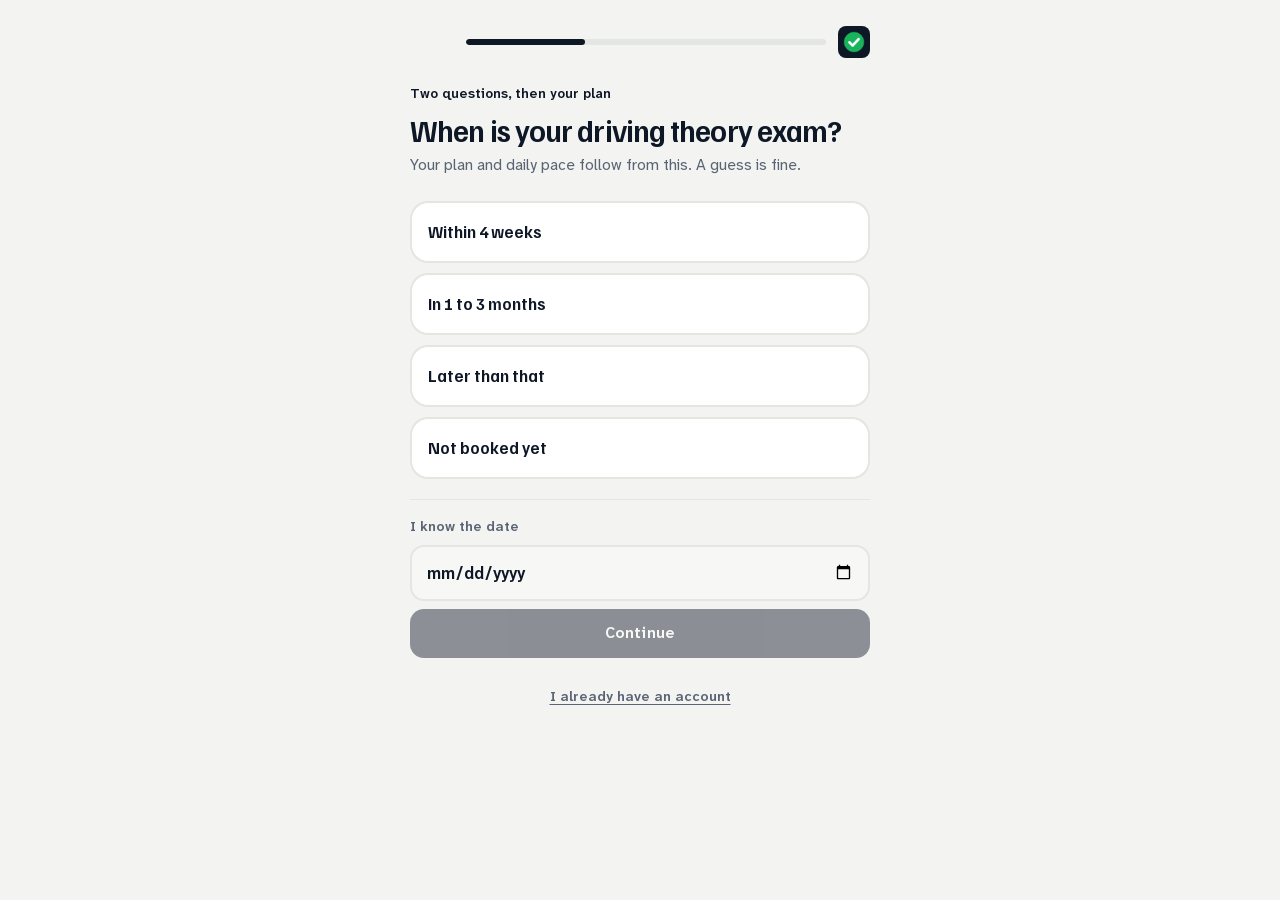
<file: index.html>
<!doctype html>
<html lang="en">
<head>
<meta charset="utf-8">
<meta name="viewport" content="width=device-width,initial-scale=1,maximum-scale=1,user-scalable=no,viewport-fit=cover">
<meta name="theme-color" content="#0E1726">
<meta name="description" content="Practise for the Dutch driving theory exam (CBR) in English, with a plan that follows your exam date. Works offline.">
<meta name="apple-mobile-web-app-capable" content="yes">
<meta name="mobile-web-app-capable" content="yes">
<meta name="apple-mobile-web-app-status-bar-style" content="black-translucent">
<meta name="apple-mobile-web-app-title" content="Klaar">
<meta property="og:type" content="website">
<meta property="og:title" content="Klaar: pass the Dutch driving theory exam, in English">
<meta property="og:description" content="A plan that follows your exam date, pictures for every junction, mock exams with the real CBR rules. Free, no account.">
<meta property="og:image" content="https://yazan-hammad0.github.io/klaar/icons/og.png">
<meta property="og:url" content="https://yazan-hammad0.github.io/klaar/">
<meta name="twitter:card" content="summary_large_image">
<link rel="manifest" href="manifest.webmanifest">
<link rel="icon" href="icons/icon-192.png">
<link rel="apple-touch-icon" href="icons/icon-180.png">
<title>Klaar</title>
<link rel="preload" href="fonts/familjen-grotesk-latin.woff2" as="font" type="font/woff2" crossorigin>
<link rel="preload" href="fonts/atkinson-next-latin.woff2" as="font" type="font/woff2" crossorigin>
<link rel="stylesheet" href="css/app.css">
</head>
<body>
<div class="intro" id="intro" aria-hidden="true"><div class="intro-box"><div class="intro-lens"><svg viewBox="0 0 58 58"><path d="M15 30l9.5 9.5L43 20"/></svg></div></div><b class="intro-word">klaar</b></div>

<header class="top">
  <div class="top-in">
      <div class="brand"><svg class="logo" viewBox="0 0 32 32" aria-hidden="true"><rect width="32" height="32" rx="9" fill="#0E1726"/><circle cx="16" cy="16" r="9.5" fill="#19B35C"/><path d="M11.6 16.3l3 3 5.8-6.2" fill="none" stroke="#fff" stroke-width="2.6" stroke-linecap="round" stroke-linejoin="round"/></svg><span class="brand-word" translate="no">klaar</span><small id="brand-sub">Driving licence</small></div>
    <button class="avatar" id="prof-btn" aria-label="Profile" aria-pressed="false"></button>
  </div>
</header>

<main id="main">
  <section id="v-home" hidden></section>
  <section id="v-learn" hidden></section>
  <section id="v-feed"></section>
  <section id="v-exams" hidden></section>
  <section id="v-glossary" hidden></section>
  <section id="v-profile" hidden></section>
</main>

<nav class="tabbar" aria-label="Sections">
  <div class="tabbar-in" role="tablist">
    <span class="tab-ind" aria-hidden="true"></span>
    <button class="tab" role="tab" data-view="home"><svg viewBox="0 0 24 24" aria-hidden="true"><circle cx="12" cy="12" r="4" fill="none" stroke="currentColor" stroke-width="2"/><path d="M12 2v3M12 19v3M2 12h3M19 12h3M5 5l2 2M17 17l2 2M19 5l-2 2M7 17l-2 2" stroke="currentColor" stroke-width="2" stroke-linecap="round"/></svg>Today</button>
    <button class="tab" role="tab" data-view="learn"><svg viewBox="0 0 24 24" aria-hidden="true"><path d="M3 6c3-1.5 6-1.5 9 0v14c-3-1.5-6-1.5-9 0zM21 6c-3-1.5-6-1.5-9 0v14c3-1.5 6-1.5 9 0z" fill="none" stroke="currentColor" stroke-width="2" stroke-linejoin="round"/></svg>Learn</button>
    <button class="tab" role="tab" data-view="feed"><svg viewBox="0 0 24 24" aria-hidden="true"><rect x="5" y="3" width="14" height="18" rx="3" fill="none" stroke="currentColor" stroke-width="2"/><path d="M9 12l2 2 4-4" fill="none" stroke="currentColor" stroke-width="2" stroke-linecap="round" stroke-linejoin="round"/></svg>Practice</button>
    <button class="tab" role="tab" data-view="exams"><svg viewBox="0 0 24 24" aria-hidden="true"><circle cx="12" cy="13" r="8" fill="none" stroke="currentColor" stroke-width="2"/><path d="M12 9v4l3 2M9 2h6" fill="none" stroke="currentColor" stroke-width="2" stroke-linecap="round"/></svg>Exams</button>
    <button class="mode-sw" id="mode-sw" aria-label="Mode: driving licence. Double-tap to switch to inburgering."><span class="ms-pill"><svg class="ms-car" viewBox="0 0 32 32" aria-hidden="true"><path d="M7.5 17.5l2.6-5.6A3 3 0 0 1 12.8 10h6.4a3 3 0 0 1 2.7 1.9l2.6 5.6z" fill="#7FD3F2"/><path d="M11.3 17.5l1.7-4.3a1.4 1.4 0 0 1 1.3-.9h1.2v5.2zM17 17.5v-5.2h1.4a1.4 1.4 0 0 1 1.3.9l1.7 4.3z" fill="#D9F3FC"/><rect x="4" y="17" width="24" height="8" rx="3" fill="#FF7A1A"/><rect x="5.5" y="19.2" width="3.4" height="2" rx="1" fill="#FFE07A"/><rect x="23.1" y="19.2" width="3.4" height="2" rx="1" fill="#FFE07A"/><circle cx="10" cy="25" r="3" fill="#1A2233"/><circle cx="22" cy="25" r="3" fill="#1A2233"/><circle cx="10" cy="25" r="1.1" fill="#C9D2DE"/><circle cx="22" cy="25" r="1.1" fill="#C9D2DE"/></svg><svg class="ms-house" viewBox="0 0 32 32" aria-hidden="true"><path d="M8.5 28V12.5l3.3-3.6V6.5h2.4v2.4L16 7l1.8 1.9V6.5h2.4v2.4l3.3 3.6V28z" fill="#2E55C8"/><path d="M8.5 12.5L16 4.5l7.5 8z" fill="#FF7A1A"/><rect x="11" y="15" width="3.6" height="4" rx=".8" fill="#FFF4D6"/><rect x="17.4" y="15" width="3.6" height="4" rx=".8" fill="#FFF4D6"/><path d="M13.5 28v-5a2.5 2.5 0 0 1 5 0v5z" fill="#FFC531"/><path d="M5 28h22" stroke="#1A2233" stroke-width="1.6" stroke-linecap="round"/></svg></span><span class="ms-name" id="ms-name">Driving</span></button>
  </div>
</nav>

<div class="ms-tip" id="ms-tip" role="status" aria-live="polite"><b id="ms-tip-a"></b><span id="ms-tip-b"></span></div>
<div class="ms-wipe" id="ms-wipe" aria-hidden="true"></div>
<div id="overlay-root"></div>

<script src="js/i18n-data.js"></script>
<script src="js/i18n.js"></script>
<script src="js/content.js"></script>
<script src="js/audio.js"></script>
<script src="js/lessons.js"></script>
<script src="js/untaught.js"></script>
<script src="js/view.js"></script>
<script src="js/map.js"></script>
<script src="js/glossary.js"></script>
<script src="js/stats.js"></script>
<script src="js/config.js"></script>
<script src="js/backend.js"></script>
<script src="js/app.js"></script>
<script src="js/sync.js"></script>

<script src="js/shell.js"></script>
<script src="js/setup.js"></script>
<script src="js/onboard.js"></script>
</body>
</html>
</file>
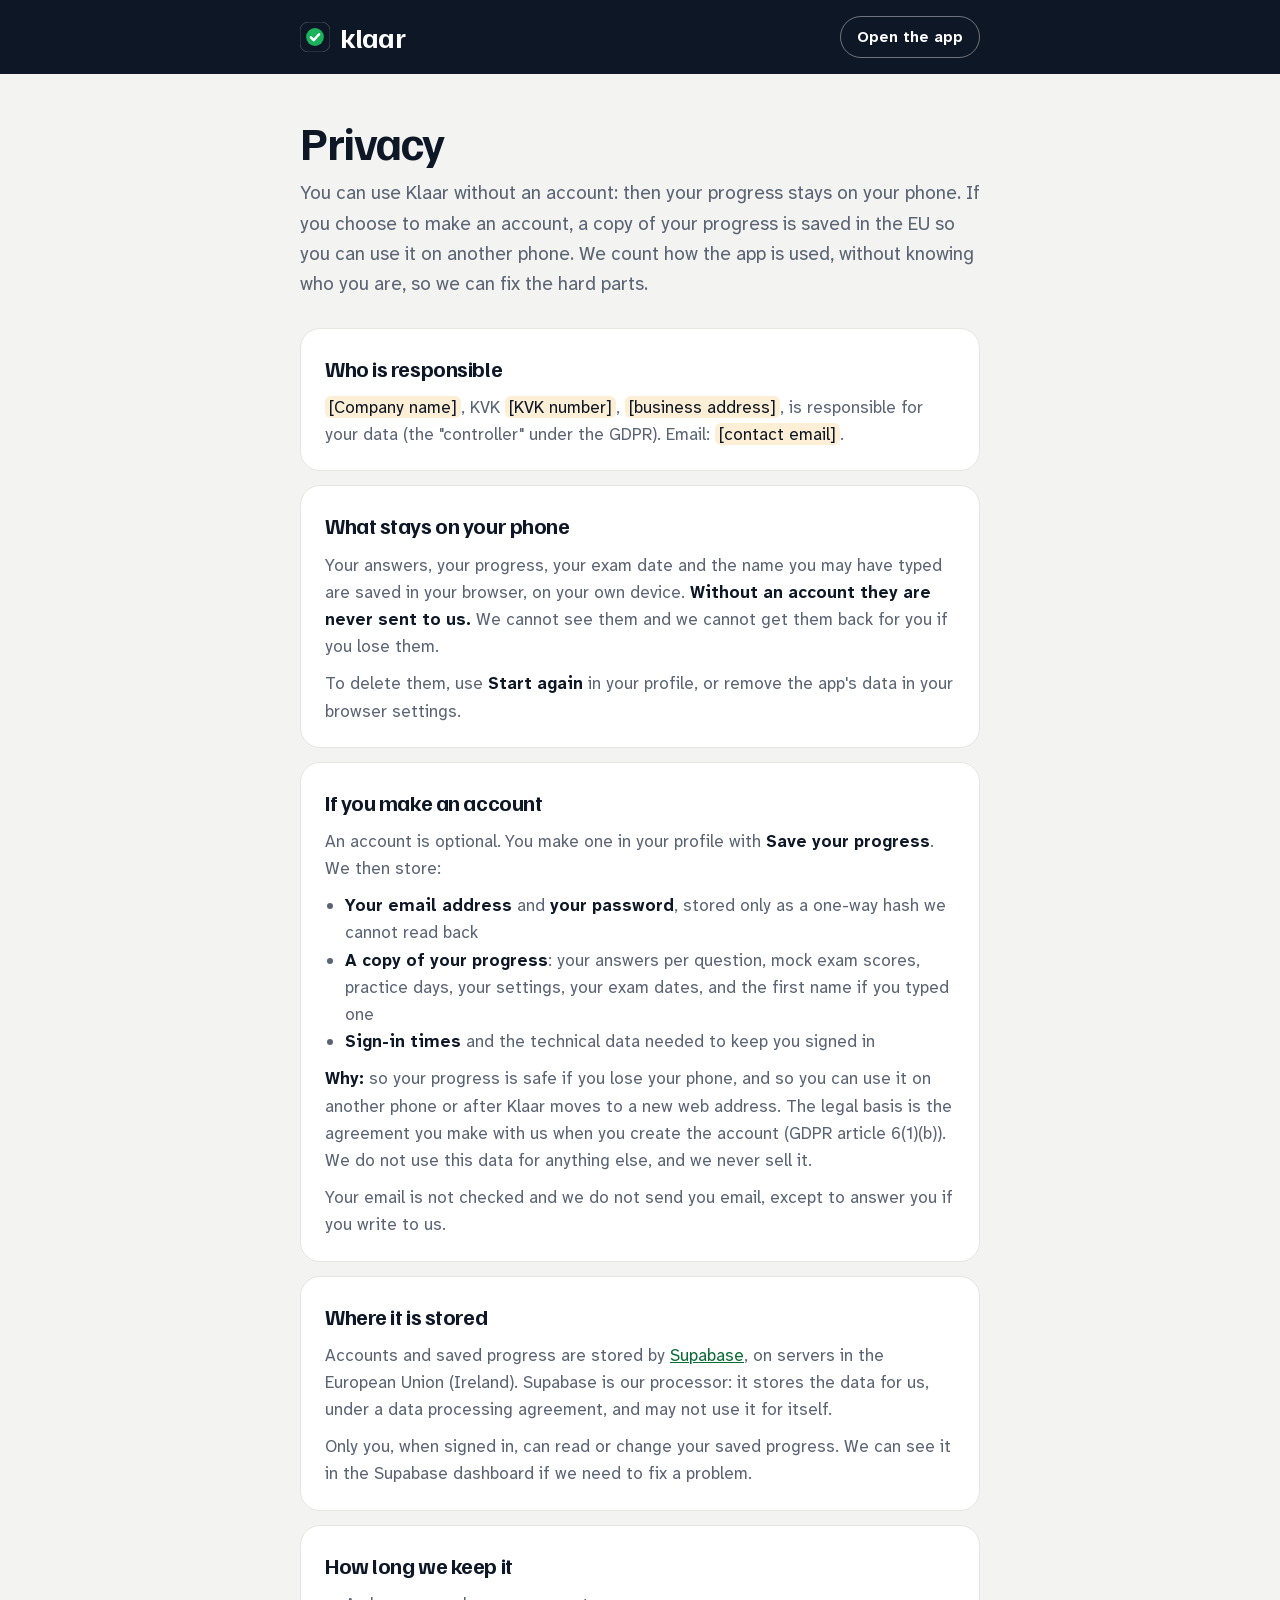
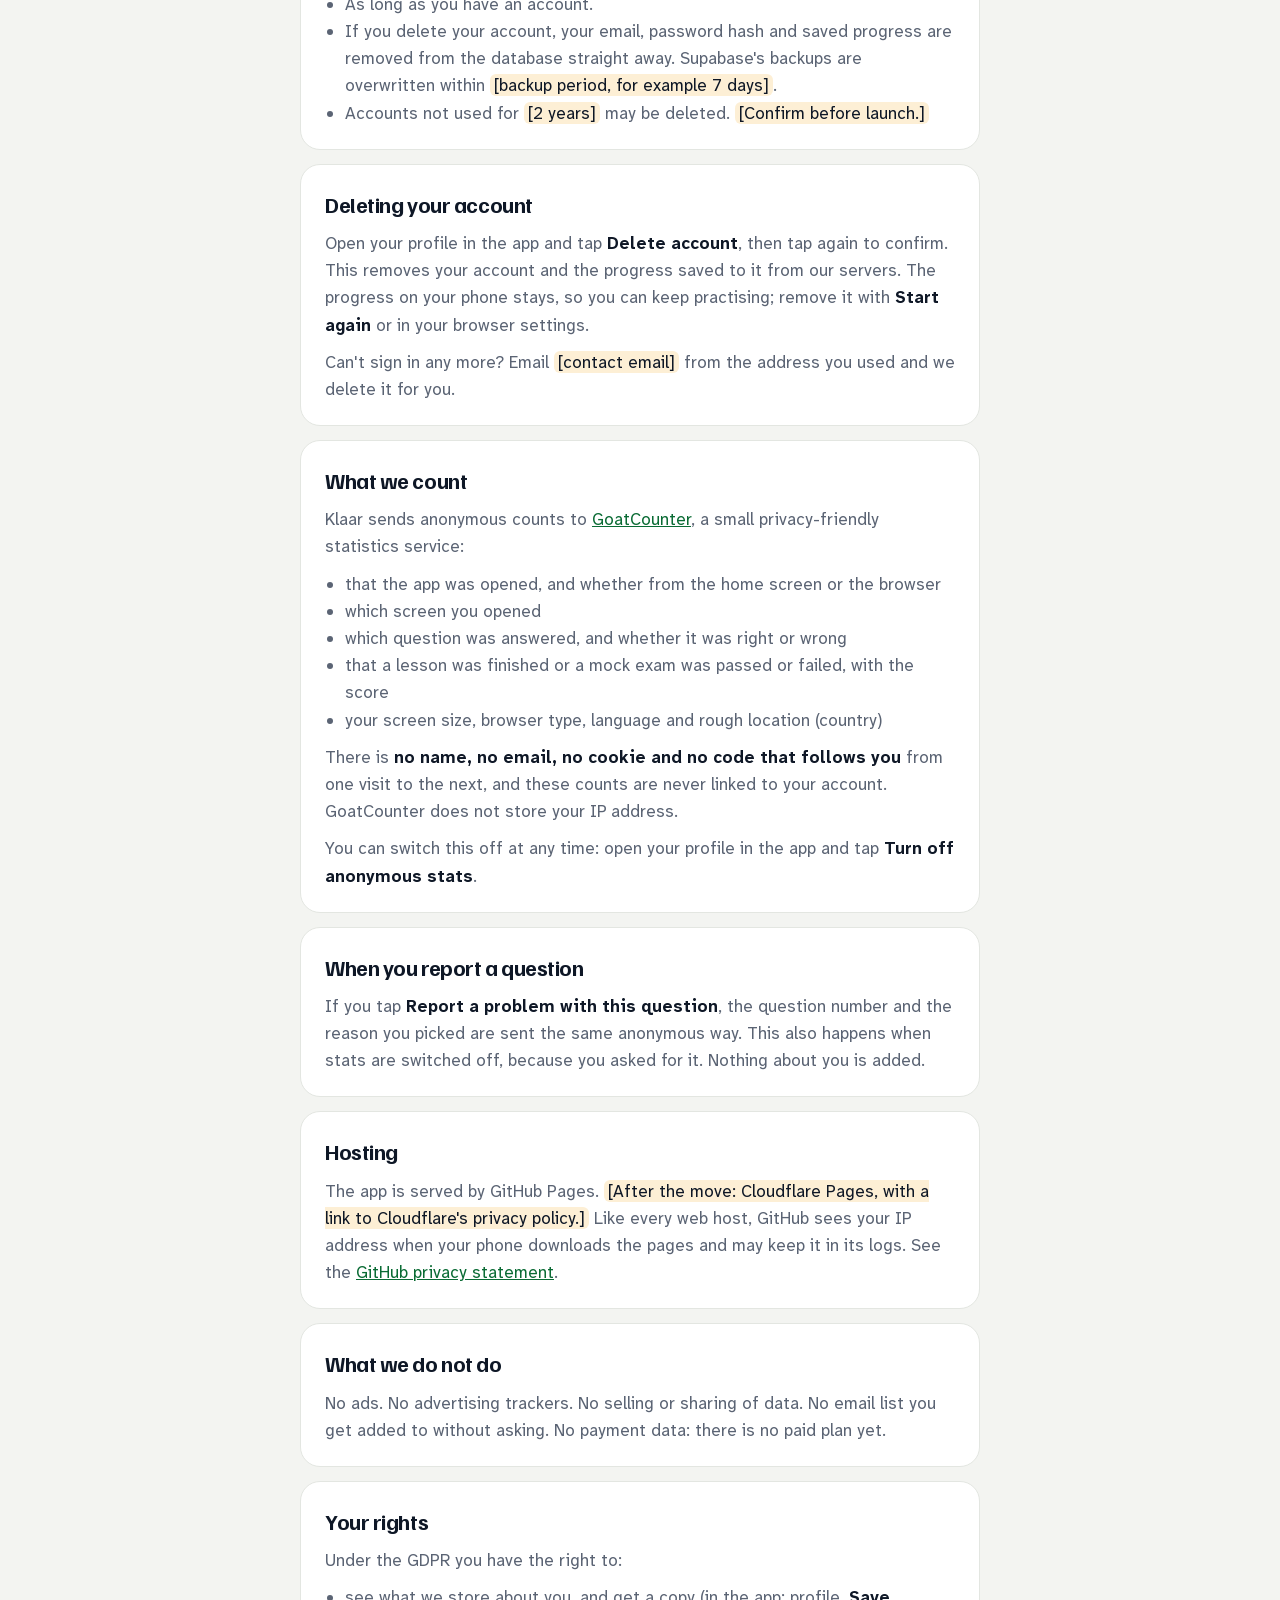
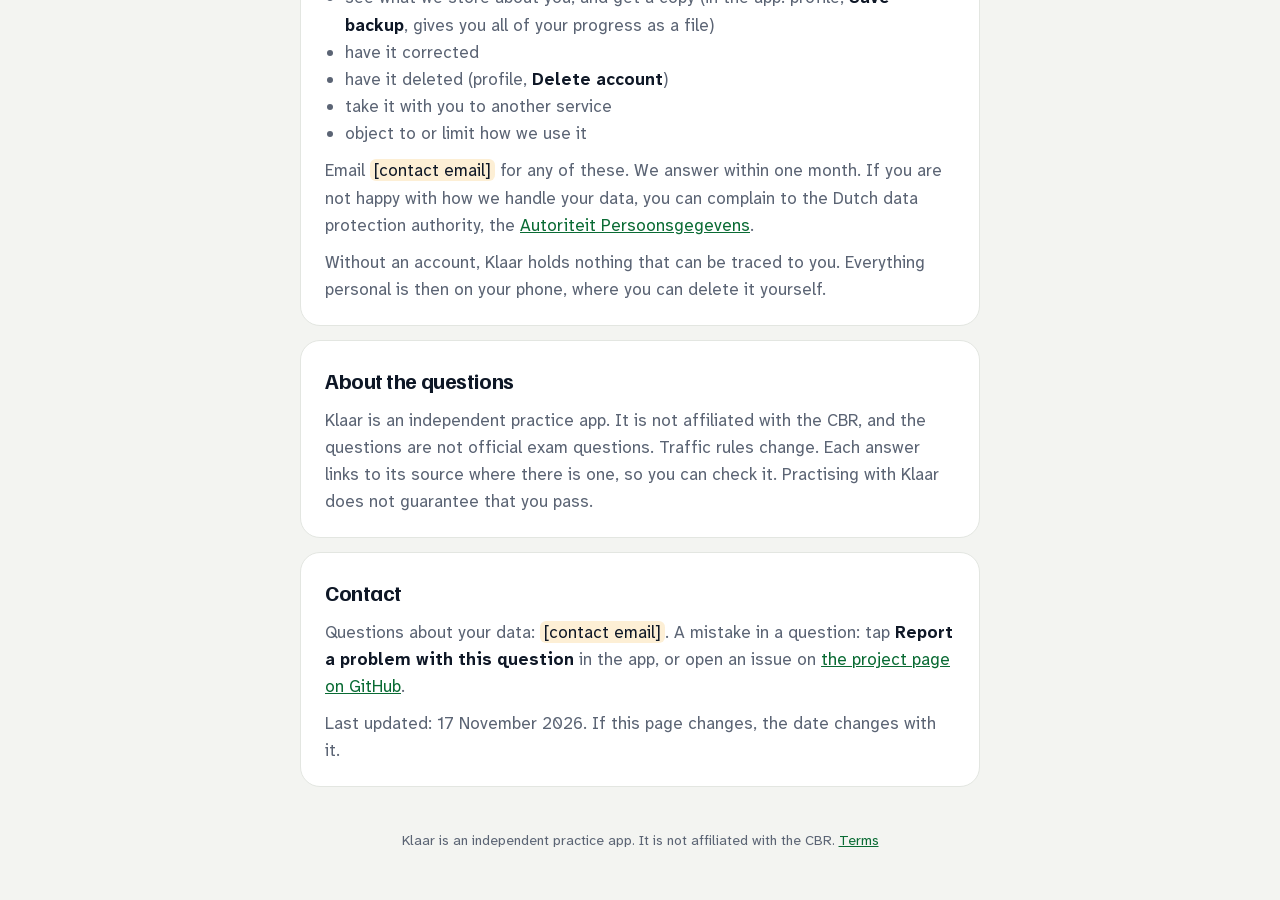
<file: privacy/index.html>
<!doctype html>
<html lang="en">
<head>
<meta charset="utf-8">
<meta name="viewport" content="width=device-width,initial-scale=1">
<title>Privacy: Klaar</title>
<meta name="description" content="What Klaar keeps on your phone, what an optional account stores, what it counts anonymously, and your rights.">
<meta name="theme-color" content="#0E1726">
<link rel="icon" type="image/svg+xml" href="data:image/svg+xml,%3Csvg xmlns='http://www.w3.org/2000/svg' viewBox='0 0 32 32'%3E%3Crect width='32' height='32' rx='9' fill='%230E1726'/%3E%3Ccircle cx='16' cy='16' r='9.5' fill='%2319B35C'/%3E%3Cpath d='M11.6 16.3l3 3 5.8-6.2' fill='none' stroke='%23fff' stroke-width='2.6' stroke-linecap='round' stroke-linejoin='round'/%3E%3C/svg%3E">
<style>
@font-face{font-family:'Familjen Grotesk';src:url(../fonts/familjen-grotesk-latin.woff2) format('woff2');font-weight:400 700;font-style:normal;font-display:swap}
@font-face{font-family:'Atkinson Hyperlegible Next';src:url(../fonts/atkinson-next-latin.woff2) format('woff2');font-weight:200 800;font-style:normal;font-display:swap}
:root{--bg:#F3F4F1;--surface:#fff;--fg:#0E1726;--muted:#5B6474;--line:#E3E6E1;--accent:#0A6B34}
@media (prefers-color-scheme:dark){:root{--bg:#0B111B;--surface:#141C29;--fg:#EEF2F7;--muted:#9AA5B5;--line:#263142;--accent:#84D9A4}}
*{box-sizing:border-box}
body{margin:0;background:var(--bg);color:var(--fg);font:17px/1.6 'Atkinson Hyperlegible Next',system-ui,-apple-system,'Segoe UI',Roboto,sans-serif;-webkit-font-smoothing:antialiased}
a{color:var(--accent)}
h1,h2,.wm{font-family:'Familjen Grotesk','Atkinson Hyperlegible Next',system-ui,sans-serif}
header{background:#0E1726;color:#fff}
.wrap{max-width:720px;margin:0 auto;padding:0 20px}
.bar{display:flex;justify-content:space-between;align-items:center;padding:16px 0;gap:12px}
.brand{display:flex;align-items:center;gap:10px;text-decoration:none;color:#fff}
.brand svg{flex:none}
.wm{font-weight:800;font-size:28px;letter-spacing:-.03em;line-height:1}
.bar a.go{color:#fff;font-weight:700;font-size:15px;text-decoration:none;border:1.5px solid rgba(255,255,255,.4);padding:8px 16px;border-radius:999px;white-space:nowrap}
h1{font-size:clamp(32px,6vw,46px);line-height:1.05;letter-spacing:-.03em;font-weight:800;margin:44px 0 12px}
h2{font-size:22px;letter-spacing:-.02em;font-weight:800;margin:0 0 8px}
.lead{font-size:19px;color:var(--muted);margin:0 0 28px}
.card{background:var(--surface);border:1px solid var(--line);border-radius:20px;padding:22px 24px;margin:0 0 14px}
.card p,.card ul{margin:0 0 10px;color:var(--muted)}.card p:last-child,.card ul:last-child{margin-bottom:0}
.card ul{padding-left:20px}
.card b{color:var(--fg)}
footer{color:var(--muted);font-size:14px;padding:28px 20px 48px;text-align:center}
.ph{background:rgba(242,165,26,.18);border-radius:6px;padding:0 4px;color:var(--fg)}
</style>
</head>
<body>
<header><div class="wrap"><div class="bar"><a class="brand" href="../welcome/" aria-label="Klaar"><svg width="30" height="30" viewBox="0 0 32 32" aria-hidden="true"><rect width="32" height="32" rx="9" fill="#0E1726" stroke="rgba(255,255,255,.22)"/><circle cx="16" cy="16" r="9.5" fill="#19B35C"/><path d="M11.6 16.3l3 3 5.8-6.2" fill="none" stroke="#fff" stroke-width="2.6" stroke-linecap="round" stroke-linejoin="round"/></svg><span class="wm">klaar</span></a><a class="go" href="../">Open the app</a></div></div></header>
<main class="wrap">
  <h1>Privacy</h1>
  <p class="lead">You can use Klaar without an account: then your progress stays on your phone. If you choose to make an account, a copy of your progress is saved in the EU so you can use it on another phone. We count how the app is used, without knowing who you are, so we can fix the hard parts.</p>

  <div class="card">
    <h2>Who is responsible</h2>
    <p><span class="ph">[Company name]</span>, KVK <span class="ph">[KVK number]</span>, <span class="ph">[business address]</span>, is responsible for your data (the "controller" under the GDPR). Email: <span class="ph">[contact email]</span>.</p>
  </div>

  <div class="card">
    <h2>What stays on your phone</h2>
    <p>Your answers, your progress, your exam date and the name you may have typed are saved in your browser, on your own device. <b>Without an account they are never sent to us.</b> We cannot see them and we cannot get them back for you if you lose them.</p>
    <p>To delete them, use <b>Start again</b> in your profile, or remove the app's data in your browser settings.</p>
  </div>

  <div class="card">
    <h2>If you make an account</h2>
    <p>An account is optional. You make one in your profile with <b>Save your progress</b>. We then store:</p>
    <ul>
      <li><b>Your email address</b> and <b>your password</b>, stored only as a one-way hash we cannot read back</li>
      <li><b>A copy of your progress</b>: your answers per question, mock exam scores, practice days, your settings, your exam dates, and the first name if you typed one</li>
      <li><b>Sign-in times</b> and the technical data needed to keep you signed in</li>
    </ul>
    <p><b>Why:</b> so your progress is safe if you lose your phone, and so you can use it on another phone or after Klaar moves to a new web address. The legal basis is the agreement you make with us when you create the account (GDPR article 6(1)(b)). We do not use this data for anything else, and we never sell it.</p>
    <p>Your email is not checked and we do not send you email, except to answer you if you write to us.</p>
  </div>

  <div class="card">
    <h2>Where it is stored</h2>
    <p>Accounts and saved progress are stored by <a href="https://supabase.com/privacy" target="_blank" rel="noopener">Supabase</a>, on servers in the European Union (Ireland). Supabase is our processor: it stores the data for us, under a data processing agreement, and may not use it for itself.</p>
    <p>Only you, when signed in, can read or change your saved progress. We can see it in the Supabase dashboard if we need to fix a problem.</p>
  </div>

  <div class="card">
    <h2>How long we keep it</h2>
    <ul>
      <li>As long as you have an account.</li>
      <li>If you delete your account, your email, password hash and saved progress are removed from the database straight away. Supabase's backups are overwritten within <span class="ph">[backup period, for example 7 days]</span>.</li>
      <li>Accounts not used for <span class="ph">[2 years]</span> may be deleted. <span class="ph">[Confirm before launch.]</span></li>
    </ul>
  </div>

  <div class="card">
    <h2>Deleting your account</h2>
    <p>Open your profile in the app and tap <b>Delete account</b>, then tap again to confirm. This removes your account and the progress saved to it from our servers. The progress on your phone stays, so you can keep practising; remove it with <b>Start again</b> or in your browser settings.</p>
    <p>Can't sign in any more? Email <span class="ph">[contact email]</span> from the address you used and we delete it for you.</p>
  </div>

  <div class="card">
    <h2>What we count</h2>
    <p>Klaar sends anonymous counts to <a href="https://www.goatcounter.com/help/privacy" target="_blank" rel="noopener">GoatCounter</a>, a small privacy-friendly statistics service:</p>
    <ul>
      <li>that the app was opened, and whether from the home screen or the browser</li>
      <li>which screen you opened</li>
      <li>which question was answered, and whether it was right or wrong</li>
      <li>that a lesson was finished or a mock exam was passed or failed, with the score</li>
      <li>your screen size, browser type, language and rough location (country)</li>
    </ul>
    <p>There is <b>no name, no email, no cookie and no code that follows you</b> from one visit to the next, and these counts are never linked to your account. GoatCounter does not store your IP address.</p>
    <p>You can switch this off at any time: open your profile in the app and tap <b>Turn off anonymous stats</b>.</p>
  </div>

  <div class="card">
    <h2>When you report a question</h2>
    <p>If you tap <b>Report a problem with this question</b>, the question number and the reason you picked are sent the same anonymous way. This also happens when stats are switched off, because you asked for it. Nothing about you is added.</p>
  </div>

  <div class="card">
    <h2>Hosting</h2>
    <p>The app is served by GitHub Pages. <span class="ph">[After the move: Cloudflare Pages, with a link to Cloudflare's privacy policy.]</span> Like every web host, GitHub sees your IP address when your phone downloads the pages and may keep it in its logs. See the <a href="https://docs.github.com/en/site-policy/privacy-policies/github-general-privacy-statement" target="_blank" rel="noopener">GitHub privacy statement</a>.</p>
  </div>

  <div class="card">
    <h2>What we do not do</h2>
    <p>No ads. No advertising trackers. No selling or sharing of data. No email list you get added to without asking. No payment data: there is no paid plan yet.</p>
  </div>

  <div class="card">
    <h2>Your rights</h2>
    <p>Under the GDPR you have the right to:</p>
    <ul>
      <li>see what we store about you, and get a copy (in the app: profile, <b>Save backup</b>, gives you all of your progress as a file)</li>
      <li>have it corrected</li>
      <li>have it deleted (profile, <b>Delete account</b>)</li>
      <li>take it with you to another service</li>
      <li>object to or limit how we use it</li>
    </ul>
    <p>Email <span class="ph">[contact email]</span> for any of these. We answer within one month. If you are not happy with how we handle your data, you can complain to the Dutch data protection authority, the <a href="https://autoriteitpersoonsgegevens.nl/en" target="_blank" rel="noopener">Autoriteit Persoonsgegevens</a>.</p>
    <p>Without an account, Klaar holds nothing that can be traced to you. Everything personal is then on your phone, where you can delete it yourself.</p>
  </div>

  <div class="card">
    <h2>About the questions</h2>
    <p>Klaar is an independent practice app. It is not affiliated with the CBR, and the questions are not official exam questions. Traffic rules change. Each answer links to its source where there is one, so you can check it. Practising with Klaar does not guarantee that you pass.</p>
  </div>

  <div class="card">
    <h2>Contact</h2>
    <p>Questions about your data: <span class="ph">[contact email]</span>. A mistake in a question: tap <b>Report a problem with this question</b> in the app, or open an issue on <a href="https://github.com/Yazan-hammad0/klaar/issues" target="_blank" rel="noopener">the project page on GitHub</a>.</p>
    <p>Last updated: 17 November 2026. If this page changes, the date changes with it.</p>
  </div>
</main>
<footer>Klaar is an independent practice app. It is not affiliated with the CBR. <a href="../terms/">Terms</a></footer>
</body>
</html>
</file>
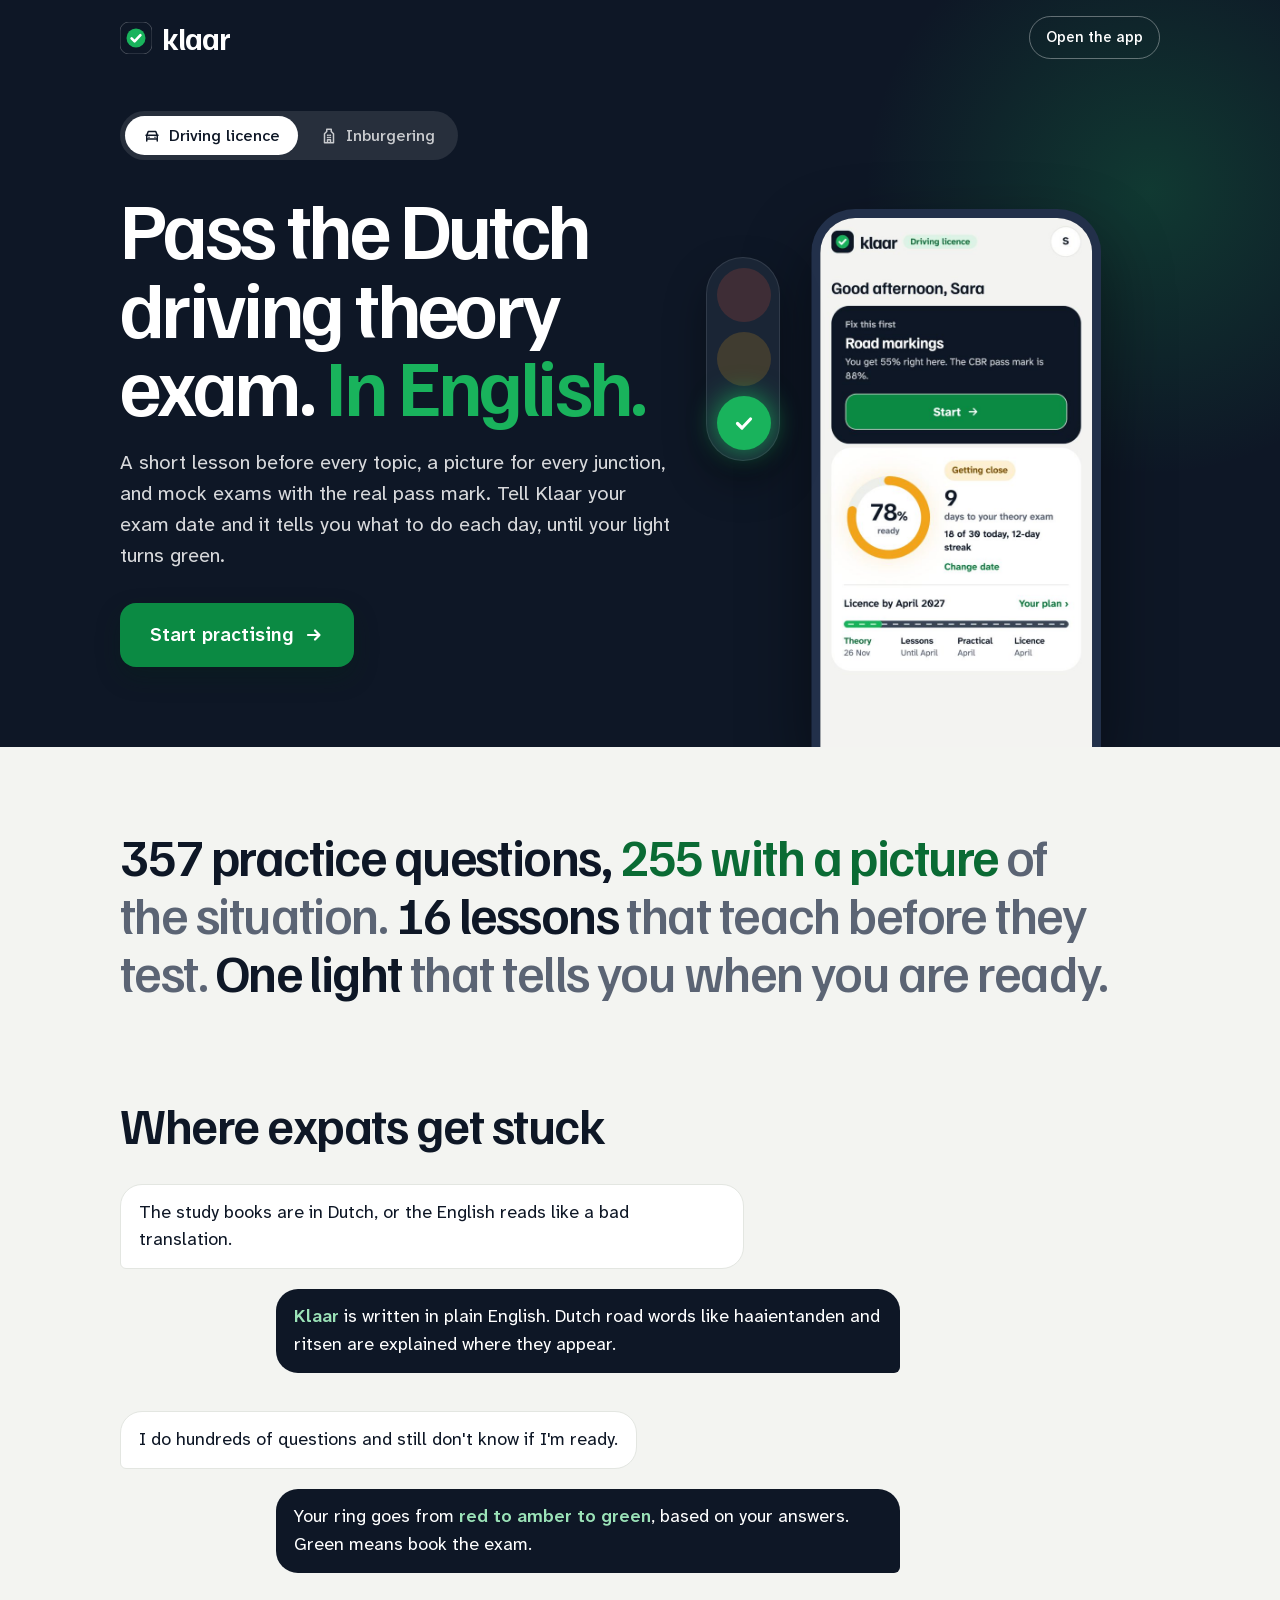
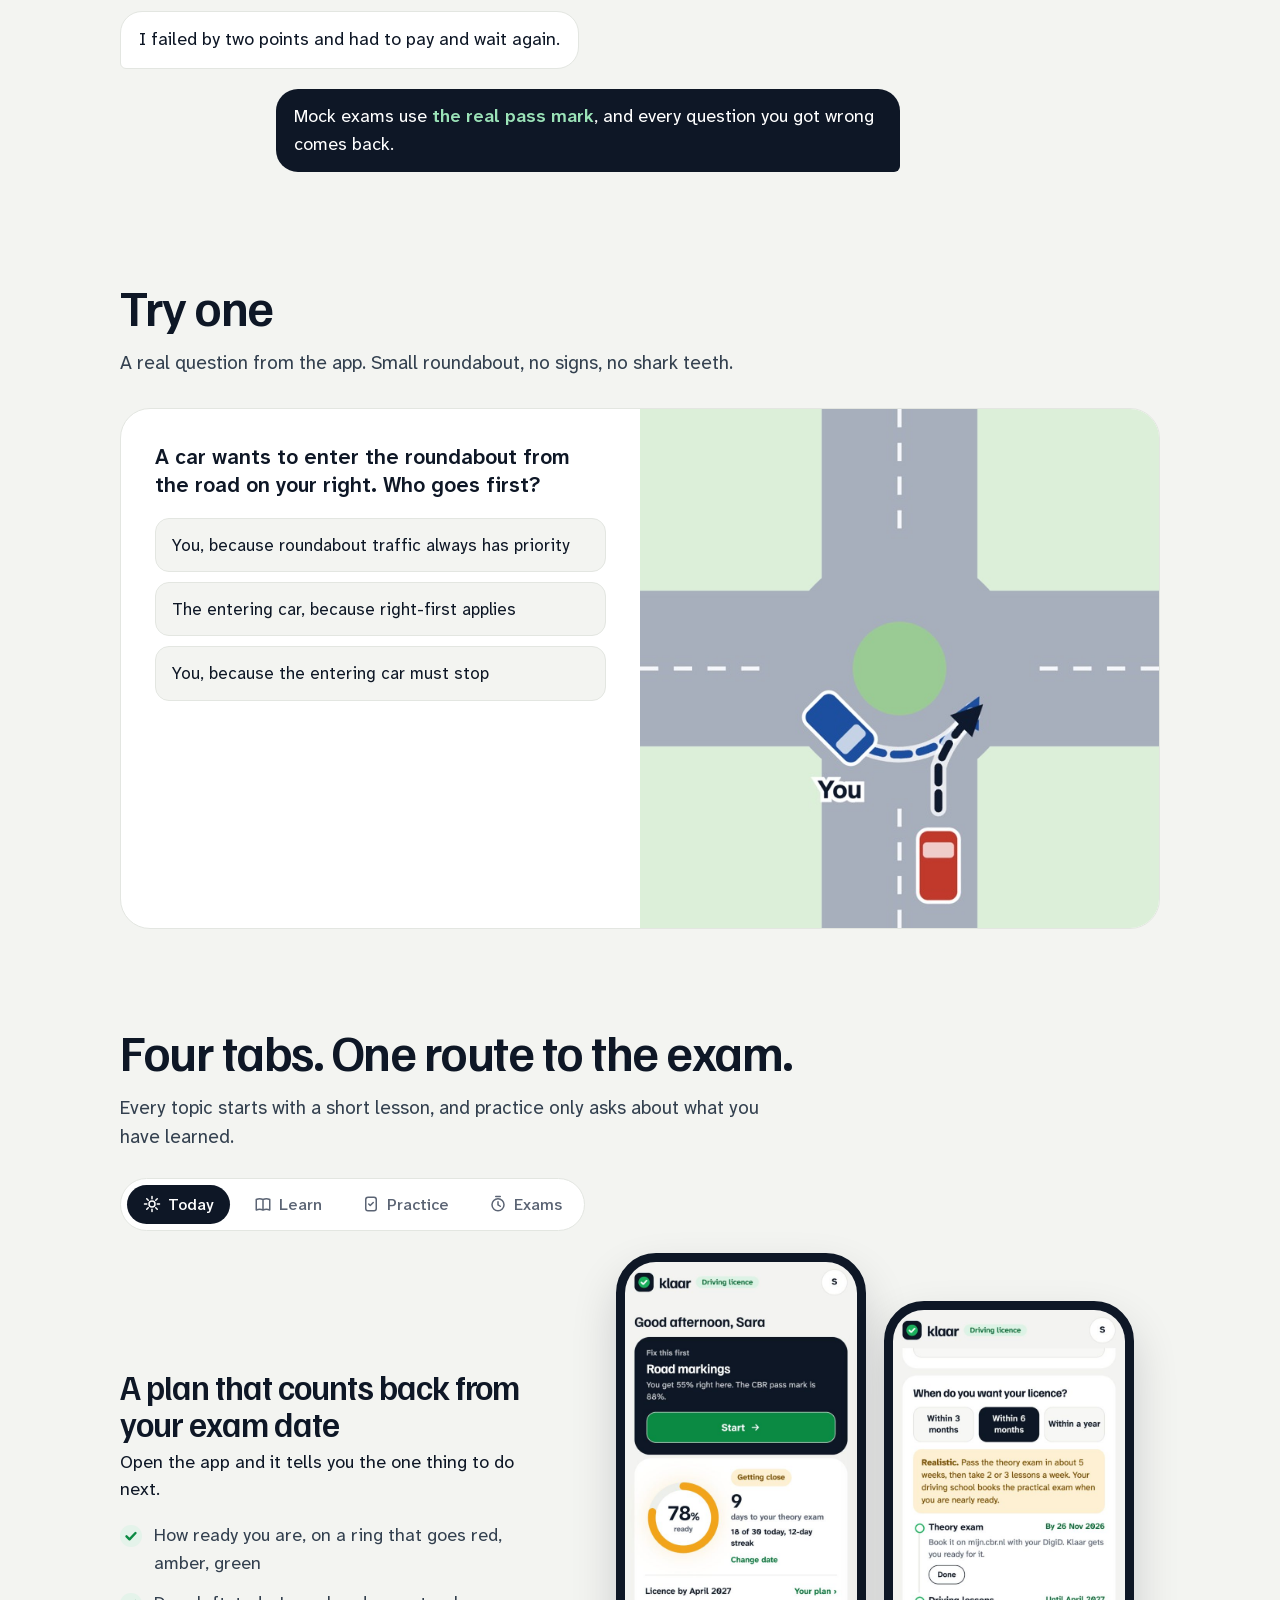
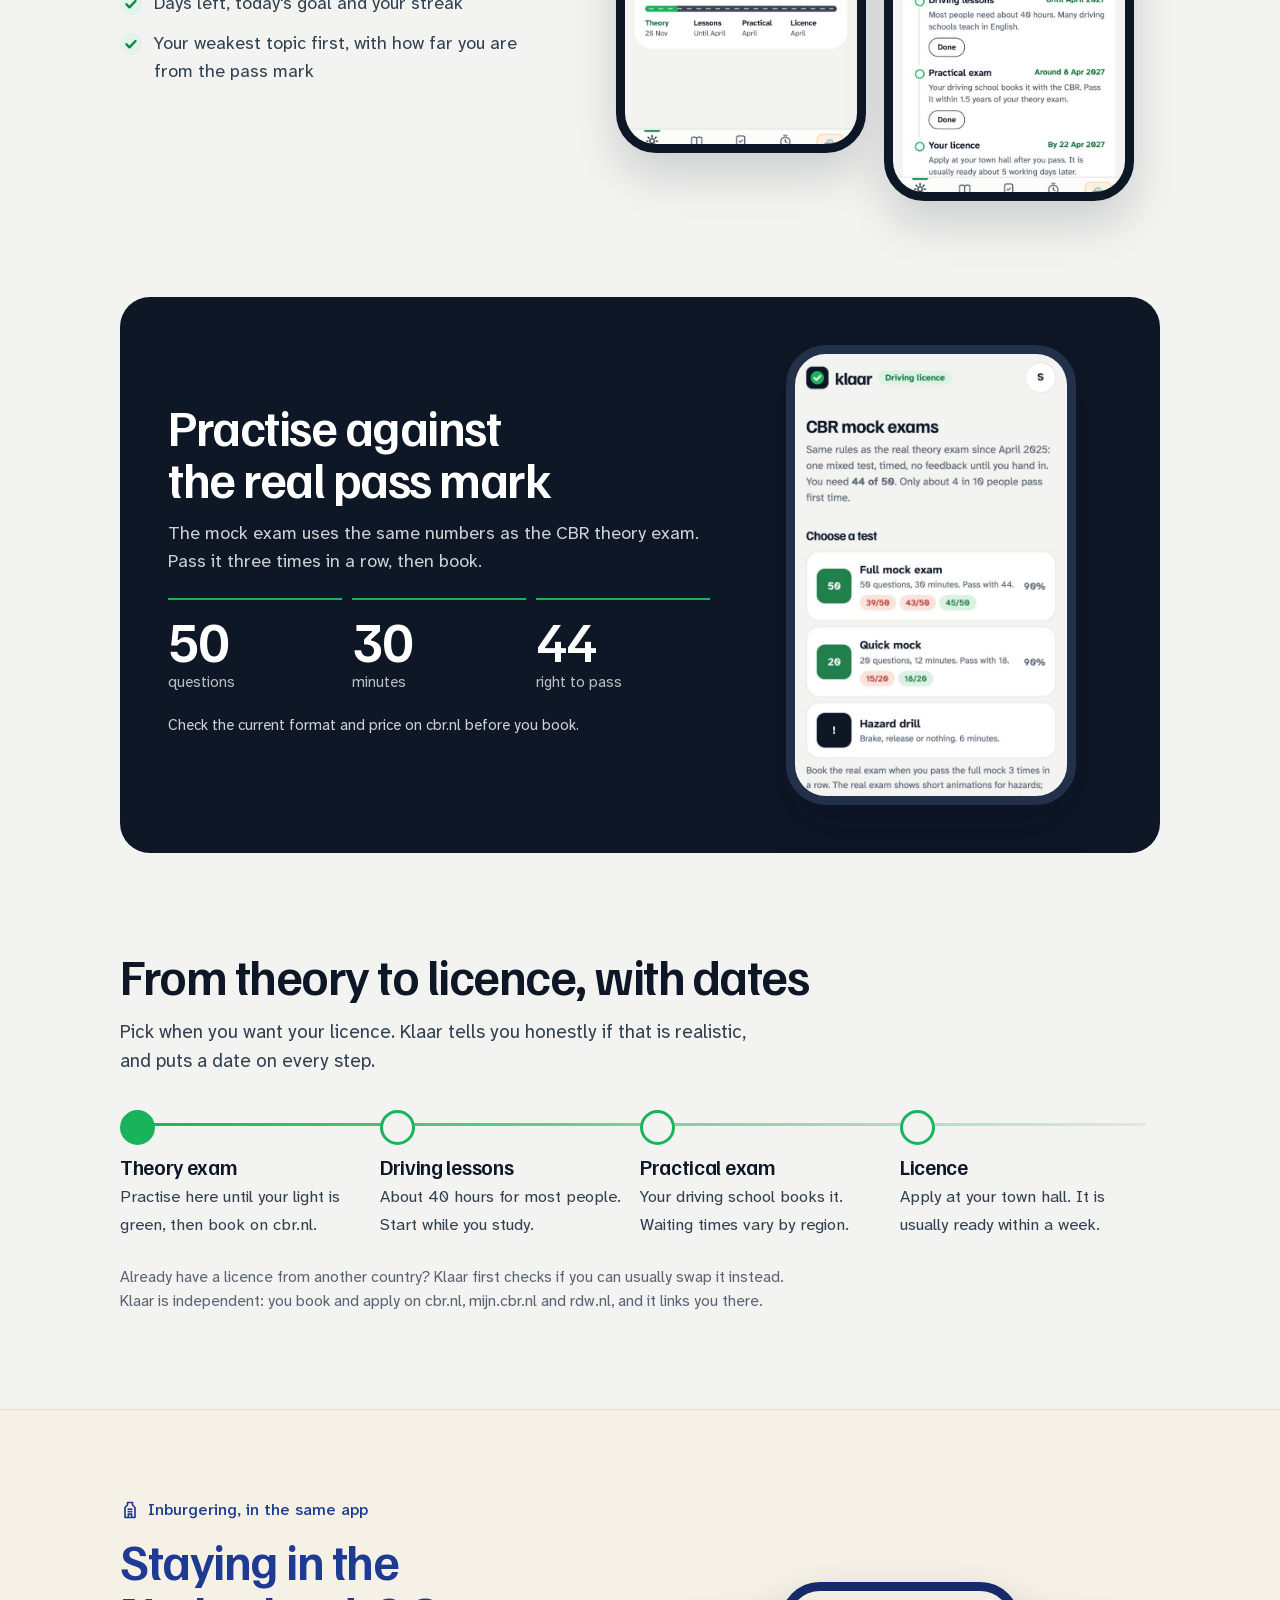
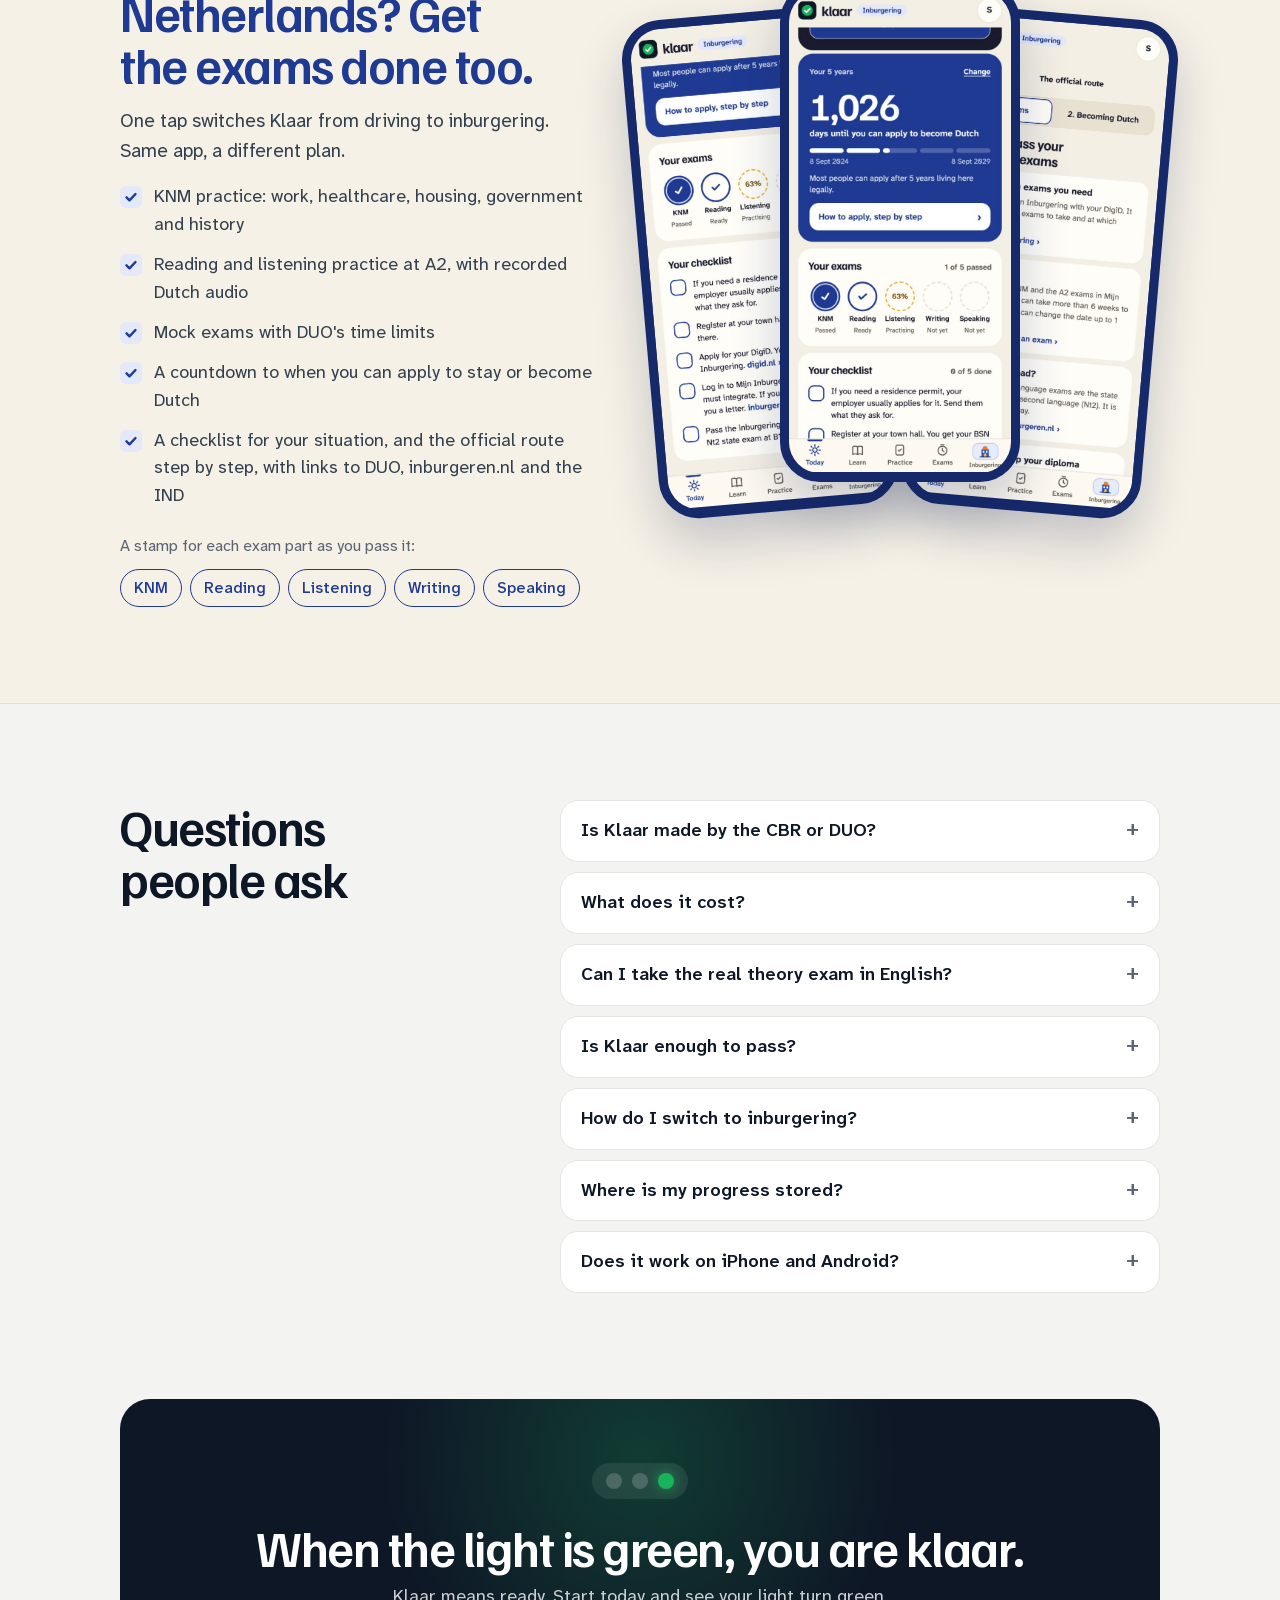
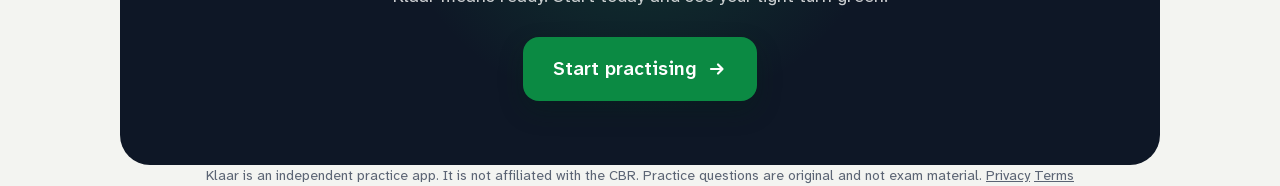
<file: welcome/index.html>
<!doctype html>
<html lang="en">
<head>
<meta charset="utf-8">
<meta name="viewport" content="width=device-width,initial-scale=1">
<title>Klaar: Dutch driving theory and inburgering, in English</title>
<meta name="description" content="Practice app for the Dutch CBR car theory exam and the inburgering exams, in English. A lesson before every topic, pictures for every junction, mock exams in the real format and the official route, step by step.">
<meta name="theme-color" content="#0E1726">
<link rel="icon" type="image/svg+xml" href="data:image/svg+xml,%3Csvg xmlns='http://www.w3.org/2000/svg' viewBox='0 0 32 32'%3E%3Crect width='32' height='32' rx='9' fill='%230E1726'/%3E%3Ccircle cx='16' cy='16' r='9.5' fill='%2319B35C'/%3E%3Cpath d='M11.6 16.3l3 3 5.8-6.2' fill='none' stroke='%23fff' stroke-width='2.6' stroke-linecap='round' stroke-linejoin='round'/%3E%3C/svg%3E">
<link rel="canonical" href="https://yazan-hammad0.github.io/klaar/welcome/">
<link rel="preload" href="../fonts/familjen-grotesk-latin.woff2" as="font" type="font/woff2" crossorigin>
<link rel="preload" href="../fonts/atkinson-next-latin.woff2" as="font" type="font/woff2" crossorigin>
<meta property="og:type" content="website">
<meta property="og:title" content="Green light for your Dutch driving theory exam.">
<meta property="og:description" content="Practise the CBR theory exam in English. A lesson before every topic, pictures for every junction, mock exams in the real format. Inburgering included.">
<meta property="og:image" content="https://yazan-hammad0.github.io/klaar/icons/og.png">
<meta property="og:url" content="https://yazan-hammad0.github.io/klaar/welcome/">
<meta name="twitter:card" content="summary_large_image">
<style>
@font-face{font-family:'Familjen Grotesk';src:url(../fonts/familjen-grotesk-latin.woff2) format('woff2');font-weight:400 700;font-style:normal;font-display:swap}
@font-face{font-family:'Atkinson Hyperlegible Next';src:url(../fonts/atkinson-next-latin.woff2) format('woff2');font-weight:200 800;font-style:normal;font-display:swap}
:root{--ground:#F3F4F1;--card:#fff;--fg:#0E1726;--fg2:#33404F;--muted:#5B6474;--line:#E3E6E1;--ink:#0E1726;--green:#19B35C;--go:#0B8A43;--greenText:#0A6B34;--amber:#F2A51A;--red:#E5533D;--soft:#E4F3EA;--frame:#0E1726;
  --delft:#1F3A93;--paper:#F6F1E6;--paperCard:#FFFDF8;--paperLine:#E6DDCB;--delftText:#1F3A93;--delftSoft:#E3E9F8}
@media (prefers-color-scheme:dark){:root{--ground:#0B111B;--card:#141C29;--fg:#EEF2F7;--fg2:#C9D2DE;--muted:#9AA5B5;--line:#263142;--greenText:#84D9A4;--soft:#14281E;--frame:#263142;
  --paper:#0F1424;--paperCard:#171F35;--paperLine:#26304D;--delftText:#9DB4F5;--delftSoft:#1D2A52}}
*{box-sizing:border-box}
html{scroll-behavior:smooth}
body{margin:0;background:var(--ground);color:var(--fg);font:18px/1.55 'Atkinson Hyperlegible Next',system-ui,-apple-system,'Segoe UI',Roboto,sans-serif;-webkit-font-smoothing:antialiased;overflow-x:hidden}
a{color:inherit}
h1,h2,h3,.wm,.say{font-family:'Familjen Grotesk','Atkinson Hyperlegible Next',system-ui,sans-serif}
h2{font-size:clamp(32px,4.6vw,50px);letter-spacing:-.03em;line-height:1.04;font-weight:600;margin:0 0 16px;text-wrap:balance}
h3{font-size:22px;letter-spacing:-.015em;line-height:1.2;font-weight:600;margin:0 0 6px}
p{margin:0 0 12px}
.wrap{max-width:1080px;margin:0 auto;padding:0 20px}
.intro{color:var(--fg2);max-width:34em;font-size:19px}
section{padding:96px 0 0}

/* header and hero */
header{background:var(--ink);color:#fff;position:relative;overflow:hidden;transition:background .35s}
header.civic{background:var(--delft)}
header::after{content:"";position:absolute;right:-180px;top:-120px;width:620px;height:620px;border-radius:50%;background:radial-gradient(circle,rgba(25,179,92,.22),rgba(25,179,92,0) 65%);pointer-events:none;transition:opacity .35s}
header.civic::after{opacity:0}
.bar{display:flex;justify-content:space-between;align-items:center;padding:16px 0;gap:12px;position:relative;z-index:2}
.brand{display:flex;align-items:center;gap:10px;text-decoration:none}
.wm{font-weight:700;font-size:30px;letter-spacing:-.035em;line-height:1}
.ghost{font-weight:500;font-size:15px;text-decoration:none;border:1.5px solid rgba(255,255,255,.35);padding:9px 16px;border-radius:999px;white-space:nowrap}
.ghost:hover{border-color:#fff}
.hero{display:grid;grid-template-columns:1.1fr .9fr;gap:32px;align-items:end;padding:36px 0 0;position:relative;z-index:1}
.hero-txt{padding-bottom:80px}
.mode{display:inline-flex;padding:5px;border-radius:999px;background:rgba(255,255,255,.1);margin:0 0 28px;gap:4px}
.mode button{font:500 16px 'Atkinson Hyperlegible Next',system-ui,sans-serif;color:rgba(255,255,255,.75);background:none;border:0;border-radius:999px;padding:9px 18px;cursor:pointer;display:flex;align-items:center;gap:8px}
.mode button svg{width:18px;height:18px}
.mode button[aria-selected="true"]{background:#fff;color:var(--ink)}
header.civic .mode button[aria-selected="true"]{color:var(--delft)}
h1{font-size:clamp(46px,7vw,80px);line-height:.98;letter-spacing:-.045em;font-weight:600;margin:0 0 24px;text-wrap:balance}
h1 span{color:var(--green)}
header.civic h1 span{color:#BFD0FF}
.lead{font-size:20px;color:rgba(255,255,255,.84);max-width:30em;margin:0 0 32px}
.cta{display:inline-flex;align-items:center;gap:10px;background:var(--go);color:#fff;font-weight:600;font-size:19px;text-decoration:none;padding:17px 30px;border-radius:16px;box-shadow:0 10px 24px rgba(4,40,20,.3);transition:transform .15s}
.cta:hover{transform:translateY(-2px)}
.cta svg{width:20px;height:20px}
header.civic .cta{background:#fff;color:var(--delft);box-shadow:0 10px 24px rgba(5,15,50,.35)}
.stage{position:relative;height:560px}
.stage .phone{position:absolute;left:50%;bottom:-2px;transform:translateX(-42%);height:540px;border-color:#22304A;border-bottom:0;border-radius:44px 44px 0 0;box-shadow:0 30px 70px rgba(0,0,0,.45)}
header.civic .stage .phone{border-color:#16296B;background:#16296B}
.tl{position:absolute;left:0;top:70px;width:74px;padding:10px;border-radius:40px;background:#1A2535;border:1px solid rgba(255,255,255,.1);display:grid;gap:10px;box-shadow:0 20px 40px rgba(0,0,0,.35);z-index:2}
.tl i{display:block;width:54px;height:54px;border-radius:50%;opacity:.18}
.tl .r{background:var(--red);color:var(--red)}.tl .a{background:var(--amber);color:var(--amber)}.tl .g{background:var(--green);position:relative}
.tl .g svg{position:absolute;inset:0;margin:auto;width:28px;height:28px;opacity:0}
.tl .r{animation:lamp 1.1s .3s both}.tl .a{animation:lamp 1.1s 1.3s both}
.tl .g{animation:glow .6s 2.3s forwards}.tl .g svg{animation:show .3s 2.6s forwards}
@keyframes lamp{0%,100%{opacity:.18}20%,80%{opacity:1;box-shadow:0 0 22px currentColor}}
@keyframes glow{to{opacity:1;box-shadow:0 0 28px rgba(25,179,92,.85)}}
@keyframes show{to{opacity:1}}
.stamp{position:absolute;left:0;top:70px;z-index:2;width:96px;height:96px;border-radius:50%;border:3px solid #BFD0FF;color:#fff;display:grid;place-items:center;text-align:center;font:600 15px/1.1 'Familjen Grotesk',sans-serif;transform:rotate(-12deg);background:rgba(255,255,255,.06)}
[hidden]{display:none!important}

/* phone frames with real app screens */
.phone{width:min(290px,76vw);border:9px solid var(--frame);border-radius:40px;overflow:hidden;background:var(--frame);margin:0 auto;line-height:0;height:540px;box-shadow:0 22px 46px rgba(5,12,30,.16)}
.phone img{width:100%;height:auto;display:block}

/* one big sentence instead of number cards */
.say{font-size:clamp(30px,4.4vw,52px);line-height:1.12;letter-spacing:-.03em;font-weight:500;margin:0;max-width:20em;text-wrap:balance;color:var(--muted)}
.say b{color:var(--fg);font-weight:600}
.say em{font-style:normal;color:var(--greenText);font-weight:600}

/* where people get stuck: a short chat */
.chat{display:grid;gap:26px;margin-top:34px;max-width:780px}
.ex{display:grid;gap:8px}
.bub{max-width:80%;padding:14px 18px;border-radius:22px;font-size:18px}
.bub.me{background:var(--card);border:1px solid var(--line);border-bottom-left-radius:6px;justify-self:start}
.bub.kl{background:var(--ink);color:#fff;border-bottom-right-radius:6px;justify-self:end}
@media (prefers-color-scheme:dark){.bub.kl{background:#1F6E43}}
.bub.kl b{color:#9BE3B8;font-weight:600}
@media (prefers-color-scheme:dark){.bub.kl b{color:#fff}}

/* try a question */
.try{display:grid;grid-template-columns:1fr 1fr;gap:0;background:var(--card);border:1px solid var(--line);border-radius:30px;overflow:hidden;margin-top:30px}
.try .q{padding:34px}
.try .q p.qt{font-size:21px;font-weight:600;line-height:1.35;margin:0 0 18px}
.opts{display:grid;gap:10px}
.opts button{font:inherit;font-size:17px;text-align:start;color:var(--fg);background:var(--ground);border:1.5px solid var(--line);border-radius:14px;padding:13px 16px;cursor:pointer}
.opts button:hover:not(:disabled){border-color:var(--fg)}
.opts button:disabled{cursor:default}
.opts button.right{border-color:var(--go);background:var(--soft)}
.opts button.wrong{border-color:var(--red);opacity:.75}
.why{margin-top:18px;border-top:1px solid var(--line);padding-top:16px}
.why h3{color:var(--greenText)}
.why p{color:var(--fg2)}
.why a{color:var(--greenText);font-weight:500}
.try figure{margin:0;background:var(--ground);display:grid;place-items:center;min-height:100%}
.try figure img{width:100%;height:auto;display:block}

/* the four tabs */
.tabs{display:flex;gap:8px;margin:26px 0 22px;padding:6px;background:var(--card);border:1px solid var(--line);border-radius:999px;width:max-content;max-width:100%;overflow-x:auto}
.tabs button{font:500 16px 'Atkinson Hyperlegible Next',system-ui,sans-serif;color:var(--muted);background:none;border:0;border-radius:999px;padding:9px 16px;display:flex;align-items:center;gap:7px;cursor:pointer;white-space:nowrap}
.tabs button svg{width:18px;height:18px}
.tabs button[aria-selected="true"]{background:var(--ink);color:#fff}
@media (prefers-color-scheme:dark){.tabs button[aria-selected="true"]{background:var(--green);color:var(--ink)}}
.panel{display:grid;grid-template-columns:.85fr 1.15fr;gap:48px;align-items:center}
.panel ul,.civ ul{list-style:none;padding:0;margin:18px 0 0;display:grid;gap:12px}
.panel li,.civ li{display:flex;gap:12px;color:var(--fg2)}
.panel li::before{content:"";flex:none;width:22px;height:22px;margin-top:3px;border-radius:50%;background:var(--soft) url("data:image/svg+xml,%3Csvg xmlns='http://www.w3.org/2000/svg' viewBox='0 0 22 22'%3E%3Cpath d='M6.5 11.3l3 3 6-6.3' fill='none' stroke='%230B8A43' stroke-width='2.4' stroke-linecap='round' stroke-linejoin='round'/%3E%3C/svg%3E") center/22px no-repeat}
.panel .txt h3{font-size:clamp(26px,3vw,34px);letter-spacing:-.03em;line-height:1.1}
.pair{display:flex;gap:18px;justify-content:center}
.pair .phone{width:min(250px,42vw);height:500px;margin:0}
.pair .phone:nth-child(2){margin-top:48px}

/* mock exam band */
.exam{background:var(--ink);color:#fff;border-radius:30px;padding:48px;display:grid;grid-template-columns:1.2fr .8fr;gap:40px;align-items:center;overflow:hidden}
.exam p{color:rgba(255,255,255,.8)}
.exam h2{color:#fff}
.facts{display:grid;grid-template-columns:repeat(3,1fr);gap:10px;margin:22px 0 18px}
.facts div{border-top:2px solid var(--green);padding:12px 0 0}
.facts b{display:block;font-family:'Familjen Grotesk',sans-serif;font-size:56px;font-weight:600;letter-spacing:-.04em;line-height:1;color:#fff}
.facts span{font-size:15px;color:rgba(255,255,255,.72)}
.exam .phone{height:460px;border-color:#22304A;background:#22304A}
.fine{font-size:15px;color:rgba(255,255,255,.62)}

/* licence route as a line */
.route{list-style:none;padding:0;margin:34px 0 0;display:grid;grid-template-columns:repeat(4,1fr);position:relative}
.route::before{content:"";position:absolute;left:14px;right:14px;top:13px;height:3px;background:linear-gradient(90deg,var(--green),var(--line))}
.route li{position:relative;padding:44px 18px 0 0}
.route li::before{content:"";position:absolute;left:0;top:0;width:29px;height:29px;border-radius:50%;background:var(--ground);border:3px solid var(--green)}
.route li:first-child::before{background:var(--green)}
.route b{display:block;font:600 21px/1.2 'Familjen Grotesk',sans-serif;letter-spacing:-.015em;margin-bottom:4px}
.route span{color:var(--fg2);font-size:16.5px}
.note{font-size:15.5px;color:var(--muted);max-width:44em;margin-top:26px}

/* inburgering: Delft blue on warm paper */
.civ{background:var(--paper);margin-top:96px;padding:88px 0 96px;border-block:1px solid var(--paperLine)}
.civ .tag{display:inline-flex;align-items:center;gap:8px;font-size:16px;font-weight:500;color:var(--delftText);margin:0 0 12px}
.civ .tag svg{width:20px;height:20px}
.civ h2{color:var(--delftText)}
@media (prefers-color-scheme:dark){.civ h2{color:var(--fg)}}
.civ-grid{display:grid;grid-template-columns:1fr 1.1fr;gap:48px;align-items:center}
.civ li::before{content:"";flex:none;width:22px;height:22px;margin-top:3px;border-radius:6px;background:var(--delftSoft) url("data:image/svg+xml,%3Csvg xmlns='http://www.w3.org/2000/svg' viewBox='0 0 22 22'%3E%3Cpath d='M6.5 11.3l3 3 6-6.3' fill='none' stroke='%231F3A93' stroke-width='2.4' stroke-linecap='round' stroke-linejoin='round'/%3E%3C/svg%3E") center/22px no-repeat}
.fan{position:relative;height:540px}
.fan .phone{position:absolute;top:0;width:min(240px,40vw);height:500px;border-color:#16296B;background:#16296B;box-shadow:0 24px 50px rgba(15,30,80,.22)}
.fan .phone:nth-child(1){left:0;transform:rotate(-5deg);top:30px}
.fan .phone:nth-child(2){left:50%;margin-left:-120px;z-index:2}
.fan .phone:nth-child(3){right:0;transform:rotate(5deg);top:30px}
.parts-h{margin:24px 0 0;font-size:16px;color:var(--muted)}
@media (prefers-color-scheme:dark){.civ li::before{background-image:url("data:image/svg+xml,%3Csvg xmlns='http://www.w3.org/2000/svg' viewBox='0 0 22 22'%3E%3Cpath d='M6.5 11.3l3 3 6-6.3' fill='none' stroke='%239DB4F5' stroke-width='2.4' stroke-linecap='round' stroke-linejoin='round'/%3E%3C/svg%3E")}}
.parts{display:flex;flex-wrap:wrap;gap:8px;margin:10px 0 0}
.parts span{font-size:15.5px;font-weight:500;padding:6px 13px;border-radius:999px;border:1.5px solid var(--delftText);color:var(--delftText)}
.civ .more{display:inline-block;margin-top:22px;font-weight:600;color:var(--delftText)}

/* questions */
.faq{display:grid;grid-template-columns:.8fr 1.2fr;gap:40px;align-items:start}
details{background:var(--card);border:1px solid var(--line);border-radius:18px;padding:16px 20px;margin-bottom:10px}
summary{font-weight:600;cursor:pointer;list-style:none;display:flex;justify-content:space-between;gap:16px}
summary::-webkit-details-marker{display:none}
summary::after{content:"+";font-weight:500;font-size:22px;line-height:1;color:var(--muted)}
details[open] summary::after{content:"\2212"}
details p{color:var(--fg2);margin:10px 0 0}

/* end */
.end{text-align:center;background:var(--ink);color:#fff;border-radius:30px;padding:64px 24px;margin:96px 0 0;position:relative;overflow:hidden}
.end::before{content:"";position:absolute;left:50%;top:-220px;width:560px;height:560px;transform:translateX(-50%);border-radius:50%;background:radial-gradient(circle,rgba(25,179,92,.24),rgba(25,179,92,0) 65%)}
.end>*{position:relative}
.lights{display:inline-flex;gap:10px;margin:0 0 22px;padding:10px 14px;border-radius:999px;background:rgba(255,255,255,.08)}
.lights i{width:16px;height:16px;border-radius:50%;background:rgba(255,255,255,.18)}
.lights i.on{background:var(--green);box-shadow:0 0 14px rgba(25,179,92,.8)}
.end h2{margin-bottom:10px;color:#fff}
.end p{color:rgba(255,255,255,.78);margin:0 0 26px}
footer{color:var(--muted);font-size:14px;padding:36px 20px 48px;text-align:center}

@media (max-width:860px){
  body{font-size:17px}
  .hero{grid-template-columns:1fr;gap:8px;padding-top:24px}
  .hero-txt{padding-bottom:12px}
  .mode{margin-bottom:22px}
  .mode button{padding:9px 14px;font-size:15px}
  .stage{height:470px}
  .stage .phone{height:460px;transform:translateX(-38%)}
  .tl{left:0;top:40px;width:48px;padding:6px;gap:6px}
  .tl i{width:36px;height:36px}.tl .g svg{width:20px;height:20px}
  .stamp{top:40px;width:74px;height:74px;font-size:13px}
  .faq,.try,.civ-grid{grid-template-columns:1fr}
  .try .q{padding:24px 20px}
  .try figure{order:-1}
  .faq{gap:10px}
  .panel,.exam{grid-template-columns:1fr;gap:28px}
  .exam{padding:32px 22px 0}
  .exam .phone{height:380px;border-bottom:0;border-radius:36px 36px 0 0}
  .facts b{font-size:44px}
  .pair .phone{height:420px}
  section{padding-top:72px}
  .tabs{width:100%;justify-content:space-between}
  .tabs button{padding:9px 12px}
  .bub{max-width:92%}
  .route{grid-template-columns:1fr;gap:22px}
  .route::before{left:13px;right:auto;top:14px;bottom:14px;width:3px;height:auto;background:linear-gradient(180deg,var(--green),var(--line))}
  .route li{padding:2px 0 0 46px}
  .civ{margin-top:72px;padding:64px 0 72px}
  .fan{height:440px}
  .fan .phone{width:min(200px,46vw);height:420px}
  .fan .phone:nth-child(2){margin-left:min(-100px,-23vw)}
}
@media (max-width:420px){
  .tabs button svg,.mode button svg{display:none}
  .pair .phone:nth-child(2){margin-top:28px}
  .fan .phone:nth-child(1){left:-30px}.fan .phone:nth-child(3){right:-30px}
}
@media (prefers-reduced-motion:reduce){
  html{scroll-behavior:auto}
  header,header::after{transition:none}
  .tl i{animation:none!important}.tl .g{opacity:1;box-shadow:0 0 28px rgba(25,179,92,.85)}.tl .g svg{animation:none;opacity:1}
  .cta{transition:none}
}
</style>
</head>
<body>
<header id="top">
  <div class="wrap">
    <div class="bar">
      <a class="brand" href="./" aria-label="Klaar"><svg width="32" height="32" viewBox="0 0 32 32" aria-hidden="true"><rect width="32" height="32" rx="9" fill="#0E1726" stroke="rgba(255,255,255,.22)"/><circle cx="16" cy="16" r="9.5" fill="#19B35C"/><path d="M11.6 16.3l3 3 5.8-6.2" fill="none" stroke="#fff" stroke-width="2.6" stroke-linecap="round" stroke-linejoin="round"/></svg><span class="wm">klaar</span></a>
      <a class="ghost" href="../index.html">Open the app</a>
    </div>
    <div class="hero">
      <div class="hero-txt">
        <div class="mode" role="tablist" aria-label="What are you preparing for?">
          <button role="tab" id="m-drive" aria-selected="true" aria-controls="hero-drive"><svg viewBox="0 0 24 24" aria-hidden="true"><path d="M5 16V11l2-5h10l2 5v5M5 16h14M5 16v2.5M19 16v2.5M4 11h16" fill="none" stroke="currentColor" stroke-width="2" stroke-linecap="round" stroke-linejoin="round"/><circle cx="8" cy="13.5" r="1" fill="currentColor"/><circle cx="16" cy="13.5" r="1" fill="currentColor"/></svg>Driving licence</button>
          <button role="tab" id="m-civic" aria-selected="false" aria-controls="hero-civic" tabindex="-1"><svg viewBox="0 0 24 24" aria-hidden="true"><path d="M6 21V9l3-3V3h6v3l3 3v12zM10 21v-4h4v4M10 11h1M13 11h1M10 14h1M13 14h1" fill="none" stroke="currentColor" stroke-width="2" stroke-linecap="round" stroke-linejoin="round"/></svg>Inburgering</button>
        </div>
        <div id="hero-drive" role="tabpanel" aria-labelledby="m-drive">
          <h1>Pass the Dutch driving theory exam. <span>In English.</span></h1>
          <p class="lead">A short lesson before every topic, a picture for every junction, and mock exams with the real pass mark. Tell Klaar your exam date and it tells you what to do each day, until your light turns green.</p>
          <a class="cta" href="../index.html">Start practising <svg viewBox="0 0 20 20" aria-hidden="true"><path d="M4 10h11M11 5.5l4.5 4.5-4.5 4.5" fill="none" stroke="currentColor" stroke-width="2.2" stroke-linecap="round" stroke-linejoin="round"/></svg></a>
        </div>
        <div id="hero-civic" role="tabpanel" aria-labelledby="m-civic" hidden>
          <h1>Pass your inburgering exams. <span>Know every step.</span></h1>
          <p class="lead">Practise KNM, reading and listening in plain English. See which exams you have passed, how many days until you can apply to stay or become Dutch, and the official route on one screen.</p>
          <a class="cta" href="../index.html">Start with inburgering <svg viewBox="0 0 20 20" aria-hidden="true"><path d="M4 10h11M11 5.5l4.5 4.5-4.5 4.5" fill="none" stroke="currentColor" stroke-width="2.2" stroke-linecap="round" stroke-linejoin="round"/></svg></a>
        </div>
      </div>
      <div class="stage">
        <div class="tl" data-for="drive" aria-hidden="true"><i class="r"></i><i class="a"></i><i class="g"><svg viewBox="0 0 28 28"><path d="M7.5 14.5l4.5 4.5 8.5-9" fill="none" stroke="#fff" stroke-width="3.2" stroke-linecap="round" stroke-linejoin="round"/></svg></i></div>
        <div class="phone" data-for="drive"><img src="img/1-plan.jpg" width="600" height="1298" alt="Klaar Today: one thing to fix first, a readiness ring at 78%, 9 days to the theory exam and the route to a licence"></div>
        <div class="stamp" data-for="civic" aria-hidden="true" hidden>KNM<br>passed</div>
        <div class="phone" data-for="civic" hidden><img src="img/8-inburgering.jpg" width="600" height="1298" alt="Inburgering Today: 1,026 days until you can apply to become Dutch, and a stamp for each exam"></div>
      </div>
    </div>
  </div>
</header>

<main>
  <div class="wrap">
    <section style="padding-top:80px">
      <p class="say"><b>357 practice questions,</b> <em>255 with a picture</em> of the situation. <b>16 lessons</b> that teach before they test. <b>One light</b> that tells you when you are ready.</p>
    </section>

    <section>
      <h2>Where expats get stuck</h2>
      <div class="chat">
        <div class="ex"><p class="bub me">The study books are in Dutch, or the English reads like a bad translation.</p><p class="bub kl"><b>Klaar</b> is written in plain English. Dutch road words like haaientanden and ritsen are explained where they appear.</p></div>
        <div class="ex"><p class="bub me">I do hundreds of questions and still don't know if I'm ready.</p><p class="bub kl">Your ring goes from <b>red to amber to green</b>, based on your answers. Green means book the exam.</p></div>
        <div class="ex"><p class="bub me">I failed by two points and had to pay and wait again.</p><p class="bub kl">Mock exams use <b>the real pass mark</b>, and every question you got wrong comes back.</p></div>
      </div>
    </section>

    <section id="try">
      <h2>Try one</h2>
      <p class="intro">A real question from the app. Small roundabout, no signs, no shark teeth.</p>
      <div class="try">
        <div class="q">
          <p class="qt">A car wants to enter the roundabout from the road on your right. Who goes first?</p>
          <div class="opts" id="opts">
            <button data-ok="0">You, because roundabout traffic always has priority</button>
            <button data-ok="1">The entering car, because right-first applies</button>
            <button data-ok="0">You, because the entering car must stop</button>
          </div>
          <div class="why" id="why" hidden>
            <h3 id="verdict">Right.</h3>
            <p>Without signs or markings the general rule applies: traffic from the right goes first, even on a roundabout. Many drivers think roundabout traffic always has priority. That only holds when the entry has shark teeth or a give-way sign.</p>
            <p><a href="https://www.government.nl/site/binaries/site-content/collections/documents/2024/02/09/road-traffic-signs-and-regulations-in-the-netherlands/Road+Traffic+Signs+and+Regulations+in+the+Netherlands.pdf#page=25" target="_blank" rel="noopener">The rule on government.nl, page 25</a></p>
          </div>
        </div>
        <figure><picture><source srcset="img/demo-map-dark.jpg" media="(prefers-color-scheme: dark)"><img src="img/demo-map-light.jpg" width="640" height="640" loading="lazy" alt="A small roundabout seen from above. Your blue car is on it. A red car waits to enter from the road on your right."></picture></figure>
      </div>
    </section>

    <section id="how">
      <h2>Four tabs. One route to the exam.</h2>
      <p class="intro">Every topic starts with a short lesson, and practice only asks about what you have learned.</p>

      <div class="tabs" role="tablist" aria-label="The four tabs in Klaar">
        <button role="tab" id="t-today" aria-controls="p-today" aria-selected="true"><svg viewBox="0 0 24 24" aria-hidden="true"><circle cx="12" cy="12" r="4" fill="none" stroke="currentColor" stroke-width="2"/><path d="M12 2v3M12 19v3M2 12h3M19 12h3M5 5l2 2M17 17l2 2M19 5l-2 2M7 17l-2 2" stroke="currentColor" stroke-width="2" stroke-linecap="round"/></svg>Today</button>
        <button role="tab" id="t-learn" aria-controls="p-learn" aria-selected="false" tabindex="-1"><svg viewBox="0 0 24 24" aria-hidden="true"><path d="M3 6c3-1.5 6-1.5 9 0v14c-3-1.5-6-1.5-9 0zM21 6c-3-1.5-6-1.5-9 0v14c3-1.5 6-1.5 9 0z" fill="none" stroke="currentColor" stroke-width="2" stroke-linejoin="round"/></svg>Learn</button>
        <button role="tab" id="t-practice" aria-controls="p-practice" aria-selected="false" tabindex="-1"><svg viewBox="0 0 24 24" aria-hidden="true"><rect x="5" y="3" width="14" height="18" rx="3" fill="none" stroke="currentColor" stroke-width="2"/><path d="M9 12l2 2 4-4" fill="none" stroke="currentColor" stroke-width="2" stroke-linecap="round" stroke-linejoin="round"/></svg>Practice</button>
        <button role="tab" id="t-exams" aria-controls="p-exams" aria-selected="false" tabindex="-1"><svg viewBox="0 0 24 24" aria-hidden="true"><circle cx="12" cy="13" r="8" fill="none" stroke="currentColor" stroke-width="2"/><path d="M12 9v4l3 2M9 2h6" fill="none" stroke="currentColor" stroke-width="2" stroke-linecap="round"/></svg>Exams</button>
      </div>

      <div class="panel" id="p-today" role="tabpanel" aria-labelledby="t-today">
        <div class="txt">
          <h3>A plan that counts back from your exam date</h3>
          <p>Open the app and it tells you the one thing to do next.</p>
          <ul>
            <li>How ready you are, on a ring that goes red, amber, green</li>
            <li>Days left, today's goal and your streak</li>
            <li>Your weakest topic first, with how far you are from the pass mark</li>
          </ul>
        </div>
        <div class="pair">
          <div class="phone"><img src="img/1-plan.jpg" width="600" height="1298" loading="lazy" alt="Today: fix Road markings first, 78% ready, 9 days to the exam"></div>
          <div class="phone"><img src="img/7-licence-plan.jpg" width="600" height="1298" loading="lazy" alt="Your licence plan with a date for every step"></div>
        </div>
      </div>

      <div class="panel" id="p-learn" role="tabpanel" aria-labelledby="t-learn" hidden>
        <div class="txt">
          <h3>A short lesson before every topic</h3>
          <p>16 lessons in a sensible order, from priority and signs to the motorway and hazard perception.</p>
          <ul>
            <li>Each step is one rule you can use, with a moving scene that shows it</li>
            <li>Every step says why the rule exists, so it sticks</li>
            <li>Each lesson ends with questions on only what it taught</li>
          </ul>
        </div>
        <div class="pair">
          <div class="phone"><img src="img/2-learn.jpg" width="600" height="1298" loading="lazy" alt="Learn: the lessons in order, with done ticks"></div>
          <div class="phone"><img src="img/2b-lesson.jpg" width="600" height="1298" loading="lazy" alt="A lesson step about an equal junction, with a picture and why the rule exists"></div>
        </div>
      </div>

      <div class="panel" id="p-practice" role="tabpanel" aria-labelledby="t-practice" hidden>
        <div class="txt">
          <h3>Questions that show the situation</h3>
          <p>Pick your mistakes, a mix of what you have learned, or one topic.</p>
          <ul>
            <li>Junctions drawn from above: your car, the others, and where each one goes</li>
            <li>Hazard questions from the driver's seat, with everything at its real distance</li>
            <li>Questions you get wrong come back until you get them right</li>
          </ul>
        </div>
        <div class="pair">
          <div class="phone"><img src="img/3-question.jpg" width="600" height="1298" loading="lazy" alt="A priority question with a junction drawn from above"></div>
          <div class="phone"><img src="img/5-hazard.jpg" width="600" height="1298" loading="lazy" alt="A hazard question showing the road from the driver's seat"></div>
        </div>
      </div>

      <div class="panel" id="p-exams" role="tabpanel" aria-labelledby="t-exams" hidden>
        <div class="txt">
          <h3>Mock exams in the real format</h3>
          <p>A full mock, a quick one, and a hazard drill. Your scores stay on the card so you see the trend.</p>
          <ul>
            <li>No feedback until you hand in, like the real exam</li>
            <li>Every wrong answer shows the rule and its source</li>
            <li>Pass the full mock three times in a row and you are ready to book</li>
          </ul>
        </div>
        <div class="pair">
          <div class="phone"><img src="img/6-mock-exams.jpg" width="600" height="1298" loading="lazy" alt="CBR mock exams: full mock, quick mock and hazard drill with past scores"></div>
          <div class="phone"><img src="img/4-explained.jpg" width="600" height="1298" loading="lazy" alt="A wrong answer with the right one, the rule and a link to the source"></div>
        </div>
      </div>
    </section>

    <section>
      <div class="exam">
        <div>
          <h2>Practise against the real pass mark</h2>
          <p>The mock exam uses the same numbers as the CBR theory exam. Pass it three times in a row, then book.</p>
          <div class="facts">
            <div><b>50</b><span>questions</span></div>
            <div><b>30</b><span>minutes</span></div>
            <div><b>44</b><span>right to pass</span></div>
          </div>
          <p class="fine">Check the current format and price on cbr.nl before you book.</p>
        </div>
        <div class="phone"><img src="img/6-mock-exams.jpg" width="600" height="1298" loading="lazy" alt="Mock exam screen with past scores of 39, 43 and 45 out of 50"></div>
      </div>
    </section>

    <section>
      <h2>From theory to licence, with dates</h2>
      <p class="intro">Pick when you want your licence. Klaar tells you honestly if that is realistic, and puts a date on every step.</p>
      <ol class="route">
        <li><b>Theory exam</b><span>Practise here until your light is green, then book on cbr.nl.</span></li>
        <li><b>Driving lessons</b><span>About 40 hours for most people. Start while you study.</span></li>
        <li><b>Practical exam</b><span>Your driving school books it. Waiting times vary by region.</span></li>
        <li><b>Licence</b><span>Apply at your town hall. It is usually ready within a week.</span></li>
      </ol>
      <p class="note">Already have a licence from another country? Klaar first checks if you can usually swap it instead. Klaar is independent: you book and apply on cbr.nl, mijn.cbr.nl and rdw.nl, and it links you there.</p>
    </section>
  </div>

  <section class="civ" id="inburgering">
    <div class="wrap civ-grid">
      <div>
        <p class="tag"><svg viewBox="0 0 24 24" aria-hidden="true"><path d="M6 21V9l3-3V3h6v3l3 3v12zM10 21v-4h4v4M10 11h1M13 11h1M10 14h1M13 14h1" fill="none" stroke="currentColor" stroke-width="2" stroke-linecap="round" stroke-linejoin="round"/></svg>Inburgering, in the same app</p>
        <h2>Staying in the Netherlands? Get the exams done too.</h2>
        <p class="intro" style="color:var(--fg2)">One tap switches Klaar from driving to inburgering. Same app, a different plan.</p>
        <ul>
          <li>KNM practice: work, healthcare, housing, government and history</li>
          <li>Reading and listening practice at A2, with recorded Dutch audio</li>
          <li>Mock exams with DUO's time limits</li>
          <li>A countdown to when you can apply to stay or become Dutch</li>
          <li>A checklist for your situation, and the official route step by step, with links to DUO, inburgeren.nl and the IND</li>
        </ul>
        <p class="parts-h">A stamp for each exam part as you pass it:</p>
        <div class="parts"><span>KNM</span><span>Reading</span><span>Listening</span><span>Writing</span><span>Speaking</span></div>
      </div>
      <div class="fan">
        <div class="phone"><img src="img/8b-stamps.jpg" width="600" height="1298" loading="lazy" alt="Your exams: a stamp for KNM, reading, listening, writing and speaking, and your checklist"></div>
        <div class="phone"><img src="img/8-inburgering.jpg" width="600" height="1298" loading="lazy" alt="A countdown of days until you can apply to become Dutch"></div>
        <div class="phone"><img src="img/9-route.jpg" width="600" height="1298" loading="lazy" alt="The official route: see which exams you need, book early, then pass and keep your diploma"></div>
      </div>
    </div>
  </section>

  <div class="wrap">
    <section class="faq">
      <div>
        <h2>Questions people ask</h2>
      </div>
      <div>
        <details><summary>Is Klaar made by the CBR or DUO?</summary><p>No. Klaar is an independent practice app. The questions are original, written in the style of the exams and checked against official sources. You book the real exams yourself on cbr.nl and inburgeren.nl.</p></details>
        <details><summary>What does it cost?</summary><p>Klaar is free during the beta.</p></details>
        <details><summary>Can I take the real theory exam in English?</summary><p>Yes. The CBR offers the car theory exam in English. Check cbr.nl for the current price and how to book.</p></details>
        <details><summary>Is Klaar enough to pass?</summary><p>Practise until you pass the full mock exam three times in a row. We also suggest the CBR's own practice material before the real exam. No app can promise you a pass.</p></details>
        <details><summary>How do I switch to inburgering?</summary><p>Tap the last tab in the app. You get KNM, reading and listening practice, a stamp for each exam you pass, and the official route. You still book exams and apply on inburgeren.nl and ind.nl.</p></details>
        <details><summary>Where is my progress stored?</summary><p>On your phone. Tap Save your progress in your profile to keep it in your account too, so it follows you to a new phone.</p></details>
        <details><summary>Does it work on iPhone and Android?</summary><p>Yes, on both, in any modern browser. Add it to your home screen and it also works without internet.</p></details>
      </div>
    </section>

    <div class="end">
      <div class="lights" aria-hidden="true"><i></i><i></i><i class="on"></i></div>
      <h2>When the light is green, you are klaar.</h2>
      <p>Klaar means ready. Start today and see your light turn green.</p>
      <a class="cta" href="../index.html">Start practising <svg viewBox="0 0 20 20" aria-hidden="true"><path d="M4 10h11M11 5.5l4.5 4.5-4.5 4.5" fill="none" stroke="currentColor" stroke-width="2.2" stroke-linecap="round" stroke-linejoin="round"/></svg></a>
    </div>
  </div>
</main>

<footer class="wrap">Klaar is an independent practice app. It is not affiliated with the CBR. Practice questions are original and not exam material. <a href="../privacy/">Privacy</a> <a href="../terms/">Terms</a></footer>
<script>
(function(){
  function tablist(sel, onPick){
    var tabs = [].slice.call(document.querySelectorAll(sel + ' [role="tab"]'));
    function pick(t, focus){
      tabs.forEach(function(x){ var on = x === t; x.setAttribute('aria-selected', on); x.tabIndex = on ? 0 : -1; document.getElementById(x.getAttribute('aria-controls')).hidden = !on; });
      if (focus) t.focus();
      if (onPick) onPick(t);
    }
    tabs.forEach(function(t, i){
      t.addEventListener('click', function(){ pick(t); });
      t.addEventListener('keydown', function(e){
        var d = e.key === 'ArrowRight' ? 1 : e.key === 'ArrowLeft' ? -1 : 0;
        if (d){ e.preventDefault(); pick(tabs[(i + d + tabs.length) % tabs.length], true); }
      });
    });
    return pick;
  }
  tablist('.tabs');
  var head = document.getElementById('top'), meta = document.querySelector('meta[name="theme-color"]');
  var pickMode = tablist('.mode', function(t){
    var civic = t.id === 'm-civic';
    head.classList.toggle('civic', civic);
    [].forEach.call(document.querySelectorAll('.stage [data-for]'), function(el){ el.hidden = (el.getAttribute('data-for') === 'civic') !== civic; });
    meta.setAttribute('content', civic ? '#1F3A93' : '#0E1726');
  });
  if (location.hash === '#inburgering-start') pickMode(document.getElementById('m-civic'));

  var opts = [].slice.call(document.querySelectorAll('#opts button'));
  opts.forEach(function(b){
    b.addEventListener('click', function(){
      var ok = b.getAttribute('data-ok') === '1';
      opts.forEach(function(x){ x.disabled = true; if (x.getAttribute('data-ok') === '1') x.classList.add('right'); });
      if (!ok) b.classList.add('wrong');
      document.getElementById('verdict').textContent = ok ? 'Right.' : 'Not quite. The entering car goes first.';
      document.getElementById('why').hidden = false;
    });
  });
})();
</script>
</body>
</html>
</file>
<file: css/app.css>
/* layout: plain header with the logo, one big card per screen, fixed bottom tab bar. Driving is ink and green light, inburgering paper and Delft blue */
:root{
  --d-bg:#F3F4F1; --d-surface:#FFFFFF; --d-raise:#F7F8F5; --d-fg:#0E1726; --d-muted:#5B6474; --d-line:#E3E6E1;
  --d-accent:#0E1726; --d-on:#FFFFFF; --d-accent-soft:#DDF3E5; --d-pop:#0B8A43;
  --c-bg:#F4EFE4; --c-surface:#FFFDF8; --c-raise:#FAF6EE; --c-fg:#1A1B2E; --c-muted:#5E5A52; --c-line:#E6DFD0;
  --c-accent:#1F3A93; --c-on:#FFFFFF; --c-accent-soft:#E3E9FA; --c-pop:#1F3A93;
  --ok:#21804B; --ok-soft:#DDF1E5; --bad:#C0392B; --bad-soft:#FBE3E0;
  --bg:var(--d-bg); --surface:var(--d-surface); --raise:var(--d-raise); --fg:var(--d-fg); --muted:var(--d-muted); --line:var(--d-line);
  --accent:var(--d-accent); --on:var(--d-on); --accent-soft:var(--d-accent-soft); --pop:var(--d-pop);
  --font-display:'Overpass','Arial Narrow',system-ui,sans-serif;
  --font-body:'Overpass',system-ui,-apple-system,sans-serif;
  --font-mono:'Overpass Mono',ui-monospace,Menlo,monospace;
  --tabbar:64px;
}
@media (prefers-color-scheme: dark){
  :root:not([data-theme="light"]){
    --d-bg:#0B111B; --d-surface:#141C29; --d-raise:#1A2333; --d-fg:#EEF2F7; --d-muted:#9AA5B5; --d-line:#263142;
    --d-accent:#EEF2F7; --d-on:#0B111B; --d-accent-soft:#12301F; --d-pop:#0B8A43;
    --c-bg:#100E0B; --c-surface:#1B1814; --c-raise:#24201A; --c-fg:#F2EEE6; --c-muted:#ABA393; --c-line:#2E2922;
    --c-accent:#9DB4F5; --c-on:#100E0B; --c-accent-soft:#1A2547; --c-pop:#2A4BB0;
    --ok:#47B97A; --ok-soft:#14321F; --bad:#EE7064; --bad-soft:#3B1814;
    color-scheme:dark;
  }
}
:root[data-theme="dark"]{
  --d-bg:#0B111B; --d-surface:#141C29; --d-raise:#1A2333; --d-fg:#EEF2F7; --d-muted:#9AA5B5; --d-line:#263142;
  --d-accent:#EEF2F7; --d-on:#0B111B; --d-accent-soft:#12301F; --d-pop:#0B8A43;
  --c-bg:#100E0B; --c-surface:#1B1814; --c-raise:#24201A; --c-fg:#F2EEE6; --c-muted:#ABA393; --c-line:#2E2922;
  --c-accent:#9DB4F5; --c-on:#100E0B; --c-accent-soft:#1A2547; --c-pop:#2A4BB0;
  --ok:#47B97A; --ok-soft:#14321F; --bad:#EE7064; --bad-soft:#3B1814;
  color-scheme:dark;
}
body[data-track="civic"]{
  --bg:var(--c-bg); --surface:var(--c-surface); --raise:var(--c-raise); --fg:var(--c-fg); --muted:var(--c-muted); --line:var(--c-line);
  --accent:var(--c-accent); --on:var(--c-on); --accent-soft:var(--c-accent-soft); --pop:var(--c-pop);
}
*{box-sizing:border-box}
body{background:var(--bg);color:var(--fg);font-family:var(--font-body);font-size:16px;line-height:1.45;margin:0;
  padding-bottom:calc(var(--tabbar) + env(safe-area-inset-bottom,0px) + 20px);transition:background .35s}
body::before{content:"";position:fixed;inset:0 0 auto;height:env(safe-area-inset-top,0px);z-index:30;background:var(--accent)}
button{font:inherit;color:inherit}
:focus-visible{outline:3px solid var(--pop);outline-offset:2px}
.tabular{font-variant-numeric:tabular-nums}

/* header: the sign band */
.top{position:sticky;top:env(safe-area-inset-top,0px);z-index:20;background:var(--accent);color:var(--on);
  padding-left:max(16px,env(safe-area-inset-left,0px));padding-right:max(16px,env(safe-area-inset-right,0px));padding-block:12px 12px;
  transition:background .35s;box-shadow:inset 0 -3px 0 var(--pop)}
.top-in{max-width:620px;margin:0 auto;display:flex;flex-direction:column;gap:10px}
.top-row{display:flex;align-items:center;justify-content:space-between;gap:10px}
.brand{font-family:var(--font-display);font-weight:700;font-style:italic;font-size:30px;letter-spacing:-.02em;line-height:1;display:flex;align-items:baseline;gap:10px}
.brand small{font-family:var(--font-body);font-style:normal;font-weight:600;font-size:12px;letter-spacing:.06em;text-transform:uppercase;opacity:.85}
.sync{font-size:11px;font-family:var(--font-mono);opacity:.8;text-align:right}
.switch{position:relative;display:grid;grid-template-columns:1fr 1fr;background:rgba(0,0,0,.22);border-radius:12px;padding:4px}
.switch button{position:relative;z-index:1;border:0;background:none;color:var(--on);padding:10px 8px;border-radius:9px;cursor:pointer;
  font-weight:650;font-size:14px;letter-spacing:.01em;display:flex;align-items:center;justify-content:center;gap:8px;opacity:.75}
.switch button[aria-selected="true"]{opacity:1;color:var(--accent)}
.switch button svg{width:18px;height:18px;flex:none}
.thumb{position:absolute;z-index:0;top:4px;bottom:4px;left:4px;width:calc(50% - 4px);background:var(--on);border-radius:9px;transition:transform .35s cubic-bezier(.2,.8,.2,1)}
body[data-track="civic"] .thumb{transform:translateX(100%)}

main{max-width:620px;margin:0 auto;padding-left:max(16px,env(safe-area-inset-left,0px));padding-right:max(16px,env(safe-area-inset-right,0px));padding-block:16px 0}

/* tab bar */
.tabbar{position:fixed;left:0;right:0;bottom:0;z-index:25;background:var(--surface);border-top:1px solid var(--line);
  padding-bottom:env(safe-area-inset-bottom,0px);padding-left:max(8px,env(safe-area-inset-left,0px));padding-right:max(8px,env(safe-area-inset-right,0px))}
.tabbar-in{max-width:620px;margin:0 auto;display:grid;grid-template-columns:repeat(3,1fr);height:var(--tabbar)}
.tab{border:0;background:none;cursor:pointer;display:flex;flex-direction:column;align-items:center;justify-content:center;gap:3px;
  color:var(--muted);font-size:11px;font-weight:650;letter-spacing:.06em;text-transform:uppercase}
.tab svg{width:24px;height:24px}
.tab[aria-selected="true"]{color:var(--accent)}

/* feed head */
.feed-head{display:flex;align-items:center;gap:12px;margin-bottom:14px}
.ring{position:relative;width:58px;height:58px;flex:none}
.ring svg{width:58px;height:58px;transform:rotate(-90deg)}
.ring b{position:absolute;inset:0;display:flex;align-items:center;justify-content:center;font:600 14px var(--font-mono)}
.chips{display:flex;flex-wrap:wrap;gap:6px;min-width:0}
.chip{display:inline-flex;align-items:center;gap:6px;background:var(--surface);border:1px solid var(--line);border-radius:999px;padding:5px 10px;font-size:12.5px;font-weight:600;white-space:nowrap}
.chip svg{width:14px;height:14px}
.chip.hot{background:var(--pop);border-color:var(--pop);color:#1A1405}
.xpbar{height:6px;border-radius:6px;background:var(--line);overflow:hidden;margin:-4px 0 14px}
.xpbar>i{display:block;height:100%;background:linear-gradient(90deg,var(--accent),var(--pop));width:0;transition:width .5s}

/* question card */
.qcard{background:var(--surface);border:1px solid var(--line);border-radius:22px;padding:20px 18px 18px;position:relative;overflow:hidden;
  box-shadow:0 18px 40px -26px rgba(0,0,0,.45);touch-action:pan-y}
.qcard.enter{animation:rise .34s cubic-bezier(.2,.85,.25,1)}
@keyframes rise{from{transform:translateY(22px);opacity:0}to{transform:none;opacity:1}}
.qcard.hit{animation:hit .5s}
@keyframes hit{0%{box-shadow:0 0 0 0 var(--ok)}100%{box-shadow:0 0 0 18px transparent}}
.qcard.miss{animation:shake .4s}
@keyframes shake{20%,60%{transform:translateX(-6px)}40%,80%{transform:translateX(6px)}}
.eyebrow{display:flex;align-items:center;flex-wrap:wrap;gap:6px;margin-bottom:12px;font-size:11.5px;font-weight:650;letter-spacing:.08em;text-transform:uppercase;color:var(--accent)}
.tag{font-family:var(--font-mono);font-size:10.5px;letter-spacing:.02em;text-transform:none;font-weight:600;padding:2px 7px;border-radius:6px;background:var(--accent-soft);color:var(--accent)}
.tag.ai{background:var(--pop);color:#1A1405}
.visual{display:flex;justify-content:center;margin:2px 0 14px}
.visual svg{width:96px;height:96px}
.passage{background:var(--raise);border:1px solid var(--line);border-radius:14px;padding:13px 14px;font-size:15px;line-height:1.6;white-space:pre-line;margin-bottom:14px}
.scenario{border-left:5px solid var(--pop)}
.qtext{font-family:var(--font-body);font-weight:600;font-size:18px;line-height:1.42;margin:0 0 16px;text-wrap:pretty}
.opts{display:flex;flex-direction:column;gap:9px}
.opt{position:relative;display:flex;align-items:center;gap:12px;width:100%;text-align:left;padding:14px 14px;min-height:54px;border:2px solid var(--line);border-radius:14px;
  background:var(--raise);cursor:pointer;font-size:16px;font-weight:500;line-height:1.35;transition:transform .12s,border-color .2s,background .2s}
.opt:active{transform:scale(.985)}
.opt .k{flex:none;width:28px;height:28px;border-radius:8px;display:flex;align-items:center;justify-content:center;background:var(--surface);border:1px solid var(--line);font:600 13px var(--font-mono);color:var(--muted)}
.opt.sel{border-color:var(--accent);background:var(--accent-soft)}
.opt.right{border-color:var(--ok);background:var(--ok-soft)}
.opt.right .k{background:var(--ok);border-color:var(--ok);color:#fff}
.opt.wrong{border-color:var(--bad);background:var(--bad-soft)}
.opt.wrong .k{background:var(--bad);border-color:var(--bad);color:#fff}
.opt:disabled{cursor:default}
.hz .opts{display:grid;grid-template-columns:1fr;gap:9px}
.inrow{display:flex;gap:8px}
.inp{flex:1;min-width:0;padding:14px;border:2px solid var(--line);border-radius:14px;background:var(--raise);color:var(--fg);font:600 17px var(--font-body)}
.inp:focus{border-color:var(--accent);outline:none}
.btn{border:0;border-radius:14px;padding:14px 18px;font-weight:650;font-size:15px;cursor:pointer;background:var(--accent);color:var(--on)}
.btn.ghost{background:var(--raise);color:var(--fg);border:1px solid var(--line)}
.btn.pop{background:var(--pop);color:#1A1405}
.btn:disabled{opacity:.45;cursor:default}
.audio{display:flex;gap:8px;align-items:center;flex-wrap:wrap;margin-bottom:14px}
.audio .btn{display:flex;align-items:center;gap:8px}
.audio svg{width:16px;height:16px}
.small{background:none;border:1px solid var(--line);border-radius:10px;padding:9px 11px;font-size:12.5px;color:var(--muted);cursor:pointer}

.fb{margin-top:16px;padding-top:14px;border-top:2px dashed var(--line)}
.fb .verdict{font-family:var(--font-display);font-weight:700;font-style:italic;font-size:26px;line-height:1;margin:0 0 8px}
.verdict.ok{color:var(--ok)} .verdict.no{color:var(--bad)}
.fb p{margin:0 0 8px;font-size:15px;line-height:1.55}
.fb .en{color:var(--muted);font-style:italic}
.fb .ex{color:var(--fg)}
.ai-out{white-space:pre-wrap;background:var(--raise);border-radius:12px;padding:12px;font-size:14.5px;line-height:1.55;margin-top:8px}
.fb-actions{display:flex;gap:8px;margin-top:12px}
.fb-actions .btn{flex:1}
.hint{font-size:11.5px;color:var(--muted);text-align:center;margin-top:10px;letter-spacing:.02em}
.burst{position:absolute;left:var(--x);top:var(--y);width:8px;height:8px;border-radius:2px;background:var(--pop);pointer-events:none;animation:fly .7s ease-out forwards}
.burst:nth-child(odd){background:var(--ok)}
@keyframes fly{to{transform:translate(var(--dx),var(--dy)) rotate(220deg);opacity:0}}

.term{cursor:pointer;text-decoration:underline;text-decoration-style:dotted;text-decoration-color:var(--accent);text-decoration-thickness:2px;text-underline-offset:3px}
.empty{text-align:center;padding:26px 8px}
.empty h3{font-family:var(--font-display);font-weight:700;font-size:22px;margin:0 0 6px}
.empty p{color:var(--muted);margin:0 0 16px;font-size:14.5px}
.spinner{width:34px;height:34px;border-radius:50%;border:4px solid var(--line);border-top-color:var(--accent);margin:4px auto 14px;animation:spin 1s linear infinite}
@keyframes spin{to{transform:rotate(360deg)}}

/* lists */
.h2{font-family:var(--font-display);font-weight:700;font-size:24px;letter-spacing:-.01em;margin:4px 0 4px}
.lead{color:var(--muted);font-size:14px;margin:0 0 14px;line-height:1.55}
.label{font-size:11px;font-weight:650;letter-spacing:.09em;text-transform:uppercase;color:var(--muted);margin:20px 0 8px}
.row{display:flex;align-items:center;gap:12px;width:100%;text-align:left;padding:14px;background:var(--surface);border:1px solid var(--line);border-radius:16px;cursor:pointer;margin-bottom:8px}
.row:disabled{opacity:.5;cursor:default}
.badge{flex:none;width:50px;height:50px;border-radius:12px;background:var(--accent);color:var(--on);display:flex;align-items:center;justify-content:center;font:600 13px var(--font-mono)}
.row.done .badge{background:var(--ok);color:#fff}
.row-main{flex:1;min-width:0}
.row-title{display:block;font-weight:650;font-size:16px}
.row-sub{display:block;color:var(--muted);font-size:12.5px;margin-top:2px;line-height:1.4}
.row-score{font:600 14px var(--font-mono);color:var(--muted)}
.hist{display:flex;gap:5px;flex-wrap:wrap;margin-top:6px}
.hist span{font:600 11px var(--font-mono);padding:3px 6px;border-radius:6px;background:var(--bad-soft);color:var(--bad)}
.hist span.ok{background:var(--ok-soft);color:var(--ok)}
.note{font-size:12.5px;color:var(--muted);line-height:1.55;margin:8px 0}

/* exam run */
.run-top{display:flex;align-items:center;justify-content:space-between;gap:8px;margin-bottom:10px;font-size:14px}
.link{background:none;border:0;color:var(--accent);font-weight:650;cursor:pointer;padding:8px 0}
.timer{font:600 15px var(--font-mono)} .timer.low{color:var(--bad)}
.count{font:600 13px var(--font-mono);color:var(--muted)}
.prog{height:5px;background:var(--line);border-radius:5px;overflow:hidden;margin-bottom:14px}
.prog>i{display:block;height:100%;background:var(--accent)}
.nav{display:flex;gap:8px;margin-top:16px}
.nav .btn{flex:1}
.score{text-align:center;padding:8px 0 4px}
.score b{display:block;font:600 54px var(--font-mono);line-height:1}
.score b.ok{color:var(--ok)} .score b.no{color:var(--bad)}
.score span{display:block;font:500 12px var(--font-mono);color:var(--muted);margin-top:6px}
.rv{background:var(--surface);border:1px solid var(--line);border-left:5px solid var(--ok);border-radius:12px;padding:12px;margin-bottom:8px;font-size:14px;line-height:1.5}
.rv.bad{border-left-color:var(--bad)}
.rv .rq{font-weight:650;margin-bottom:4px}
.rv .mut{color:var(--muted)}

/* progress */
.hero{background:var(--accent);color:var(--on);border-radius:22px;padding:18px;position:relative;overflow:hidden}
.hero .big{font:600 52px var(--font-mono);line-height:1}
.hero .cap{font-size:13px;font-weight:600;letter-spacing:.06em;text-transform:uppercase;opacity:.85}
.hero .bar{height:8px;background:rgba(0,0,0,.25);border-radius:8px;overflow:hidden;margin:14px 0 6px}
.hero .bar i{display:block;height:100%;background:var(--pop)}
.hero .meta{display:flex;justify-content:space-between;font:500 11.5px var(--font-mono);opacity:.85}
.stats{display:grid;grid-template-columns:repeat(3,1fr);gap:8px;margin-top:10px}
.stat{background:var(--surface);border:1px solid var(--line);border-radius:14px;padding:12px 10px}
.stat b{display:block;font:600 22px var(--font-mono)}
.stat span{font-size:11px;color:var(--muted);font-weight:600;letter-spacing:.05em;text-transform:uppercase}
.weak{display:flex;flex-direction:column;gap:6px}
.weak div{display:flex;align-items:center;gap:10px;font-size:14px}
.weak .meter{flex:1;height:7px;background:var(--line);border-radius:7px;overflow:hidden}
.weak .meter i{display:block;height:100%;background:var(--bad)}
.weak .pct{font:600 12px var(--font-mono);width:40px;text-align:right}
.check{display:flex;align-items:flex-start;gap:12px;padding:12px 14px;background:var(--surface);border:1px solid var(--line);border-radius:14px;margin-bottom:6px;cursor:pointer}
.check input{width:22px;height:22px;accent-color:var(--accent);flex:none;margin:0}
.check span{font-size:15px;line-height:1.35}
.check.done span{color:var(--muted);text-decoration:line-through}
.ai-box{background:var(--surface);border:1px solid var(--line);border-radius:16px;padding:14px}
.ai-box p{margin:0 0 10px;font-size:14px;color:var(--muted)}

/* sheet + toast */
.overlay{position:fixed;inset:0;z-index:50;background:rgba(5,8,14,.5);display:flex;align-items:flex-end;justify-content:center}
.sheet{background:var(--surface);width:100%;max-width:620px;border-radius:22px 22px 0 0;padding:20px max(18px,env(safe-area-inset-right,0px)) calc(20px + env(safe-area-inset-bottom,0px)) max(18px,env(safe-area-inset-left,0px));max-height:75vh;overflow:auto}
.sheet-head{display:flex;align-items:center;gap:12px;margin-bottom:10px}
.sheet-head svg{width:52px;height:52px;flex:none}
.sheet h2{font-family:var(--font-display);font-weight:700;font-size:19px;margin:0}
.sheet p{color:var(--muted);font-size:15px;line-height:1.6;margin:0 0 16px}
.sheet .btn{width:100%}
.toast{position:fixed;left:50%;bottom:calc(var(--tabbar) + env(safe-area-inset-bottom,0px) + 14px);transform:translateX(-50%);z-index:60;
  background:var(--fg);color:var(--bg);padding:11px 16px;border-radius:12px;font-weight:600;font-size:14px;max-width:calc(100% - 32px);text-align:center;
  animation:rise .3s}
/* order questions: tap road users in the order they may go */
.ord-help{margin:12px 0 4px;color:var(--muted);font-size:14.5px;line-height:1.4}
.ord-row{display:flex;flex-direction:column;gap:8px;margin-top:10px}
.ord-b{display:flex;align-items:center;gap:12px;width:100%;min-height:52px;padding:10px 14px;border-radius:15px;border:1.5px solid var(--line);background:var(--raise);color:var(--fg);font:600 16px var(--font-body);text-align:start;cursor:pointer;transition:border-color .2s,background .2s}
.ord-n{flex:none;display:grid;place-items:center;width:30px;height:30px;border-radius:50%;border:2px dashed var(--line);font-weight:650;font-size:15px;color:#fff;transition:background .2s,border-color .2s}
.ord-b.set{border-color:var(--accent)}.ord-b.set .ord-n{background:var(--accent);border:2px solid var(--accent)}
.ord-b.right{border-color:var(--ok);background:var(--ok-soft)}.ord-b.right .ord-n{background:var(--ok);border:2px solid var(--ok)}
.ord-b.wrong{border-color:var(--bad);background:var(--bad-soft)}.ord-b.wrong .ord-n{background:var(--bad);border:2px solid var(--bad)}
.ord-b:disabled{cursor:default;opacity:1}
.ord-act{display:flex;gap:10px;margin-top:14px}.ord-act .btn{flex:1}
.opt.multi .k{border-radius:6px;font-size:15px}.opt.multi.sel .k{background:var(--accent);border-color:var(--accent);color:#fff}
.opt .missed{display:block;font-style:normal;font-size:13px;font-weight:600;color:var(--ok);margin-top:2px}
.spot-row{display:flex;gap:10px;margin-top:10px}
.spot-b{flex:1;min-height:52px;border-radius:15px;border:1.5px solid var(--line);background:var(--raise);color:var(--fg);font:650 17px var(--font-body);cursor:pointer;transition:border-color .2s,background .2s}
.spot-b.set{border-color:var(--accent);background:var(--accent);color:#fff}
.spot-b.right{border-color:var(--ok);background:var(--ok-soft)}.spot-b.wrong{border-color:var(--bad);background:var(--bad-soft)}
.spot-b:disabled{cursor:default;opacity:1}
.mp-spot{cursor:pointer}.mp-sp{fill:#fff;stroke:#1C4FA0;stroke-width:2.5;stroke-dasharray:4 3}
.mp-spot text{fill:#1C4FA0;font:650 12px var(--font-body);text-anchor:middle;pointer-events:none}
.mp-spot.set .mp-sp{fill:#1C4FA0;stroke:#fff;stroke-dasharray:none}.mp-spot.set text{fill:#fff}
.mp-spot.right .mp-sp{fill:#16A34A;stroke:#fff;stroke-dasharray:none}.mp-spot.wrong .mp-sp{fill:#DC2626;stroke:#fff;stroke-dasharray:none}
.mp-spot.right text,.mp-spot.wrong text{fill:#fff}
.mp-slot{cursor:pointer}.mp-hit{fill:transparent;pointer-events:all}
.mp-bdg{visibility:hidden;transform-box:fill-box;transform-origin:center}
.mp-slot.set .mp-bdg,.mp-slot.right .mp-bdg,.mp-slot.wrong .mp-bdg{visibility:visible;animation:popIn .22s cubic-bezier(.2,1.4,.4,1) both}
.mp-bdg circle{fill:#1C4FA0;stroke:#fff;stroke-width:2}.mp-slot.right .mp-bdg circle{fill:#16A34A}.mp-slot.wrong .mp-bdg circle{fill:#DC2626}
.mp-bdg text{fill:#fff;font:650 12px var(--font-body);text-anchor:middle}
/* answer feedback eases in; the answered card glides out before the next one rises */
.fb.in{animation:fbIn .32s cubic-bezier(.2,.9,.25,1) both}
@keyframes fbIn{from{opacity:0;transform:translateY(10px)}}
.opt.in{animation:optIn .3s ease-out both}
@keyframes optIn{from{background:var(--raise);border-color:var(--line)}}
#v-feed .qcard.leave{animation:leave .18s cubic-bezier(.4,0,1,1) forwards;pointer-events:none}
@keyframes leave{to{opacity:0;transform:translateY(-26px)}}
/* switching goal cross-fades the whole screen */
::view-transition-old(root),::view-transition-new(root){animation-duration:.32s;animation-timing-function:cubic-bezier(.2,.9,.25,1)}
@media (prefers-reduced-motion: reduce){*{animation:none!important;transition:none!important}::view-transition-group(*),::view-transition-old(*),::view-transition-new(*){animation:none!important}}

html{-webkit-text-size-adjust:100%}
body{overscroll-behavior-y:none;-webkit-tap-highlight-color:transparent}
@media (display-mode: standalone){ body{padding-top:env(safe-area-inset-top,0px)} }
.hero-q{font-weight:650;font-size:19px;line-height:1.25;margin:10px 0 12px}
.hero-row{display:flex;gap:8px}
.hero-row .inp{flex:1;min-width:0;background:var(--surface);color:var(--fg)}
.hero-note{font-size:12.5px;opacity:.85;margin:10px 0 0}
.hero-edit{color:inherit;opacity:.8;font-size:12px;margin-top:8px;text-decoration:underline}
.src{font:500 11.5px var(--font-mono);color:var(--muted);margin:6px 0 0}
.src a{color:inherit;text-decoration:underline;text-underline-offset:2px;display:inline-block;padding:6px 0}
.rep{margin-top:2px}.rep .link{font-size:13px;font-weight:600;color:var(--muted);text-decoration:underline;text-underline-offset:2px}
.rep-row{display:flex;flex-wrap:wrap;gap:8px}.rep-row .chip{min-height:40px;padding:8px 14px;font-size:13.5px;cursor:pointer;color:var(--fg);white-space:normal;text-align:start}
label.btn{display:inline-flex;align-items:center;justify-content:center;cursor:pointer}
.install{margin:0 0 12px;padding:12px 14px;border-radius:14px;background:var(--accent-soft);color:var(--fg);font-size:13.5px;display:flex;gap:10px;align-items:flex-start}
.install b{display:block}
.install a{color:var(--accent);font-weight:650}
.install button{margin-left:auto;background:none;border:0;color:var(--muted);font-size:20px;line-height:1;padding:0 2px;cursor:pointer}

/* ---- design pass (apple-design): system type, one-row header, glass tab bar, thumb-reach answers ---- */
:root{--font-display:-apple-system,BlinkMacSystemFont,"SF Pro Display",system-ui,"Segoe UI",Roboto,sans-serif;
  --font-body:-apple-system,BlinkMacSystemFont,"SF Pro Text",system-ui,"Segoe UI",Roboto,sans-serif;
  --font-mono:ui-monospace,"SF Mono",Menlo,monospace;--vgap:0px;--tabbar:58px}
button,.opt,.tab,.row,.btn,.chip,.switch button{touch-action:manipulation}
.vh{position:absolute;width:1px;height:1px;overflow:hidden;clip:rect(0 0 0 0);white-space:nowrap}
.top{padding-block:22px 16px;box-shadow:none}
html.pinbar .tabbar{top:var(--bar-top);bottom:auto}
html.pinbar body{min-height:var(--full-h)}
.top::after{content:"";position:absolute;left:0;right:0;bottom:-3px;height:3px;background:var(--pop)}
.top-in{flex-direction:row;align-items:center;gap:12px}
.brand{font-size:28px;letter-spacing:-.035em;flex:none}
.switch{flex:1;max-width:300px;margin-left:auto;border-radius:11px;padding:3px}
.switch button{padding:8px 6px;font-size:13.5px;gap:6px;letter-spacing:-.005em;border-radius:8px}
.switch button svg{width:16px;height:16px}
.thumb{top:3px;bottom:3px;left:3px;width:calc(50% - 3px);border-radius:8px;transition:transform .38s cubic-bezier(.2,.9,.25,1);box-shadow:0 1px 3px rgba(0,0,0,.18)}
body{padding-bottom:calc(var(--tabbar) + env(safe-area-inset-bottom,0px) + 18px)}
.tabbar{bottom:0;padding-bottom:calc(env(safe-area-inset-bottom,0px) + var(--vpad,0px));
  background:color-mix(in srgb, var(--surface) 74%, transparent);-webkit-backdrop-filter:blur(22px) saturate(180%);backdrop-filter:blur(22px) saturate(180%);
  border-top:.5px solid color-mix(in srgb, var(--fg) 14%, transparent)}
.tab{font-size:10.5px;letter-spacing:.02em;text-transform:none;font-weight:600;gap:2px;transition:transform .1s ease-out}
.tab svg{width:23px;height:23px}
.btn,.row,.chip,.small,.link{transition:transform .1s ease-out,opacity .15s}
.btn:active,.row:active,.tab:active,.small:active{transform:scale(.97)}
.opt:active{transform:scale(.98);transition:transform .1s ease-out}
.feed-head{gap:12px;margin-bottom:12px}
.ring,.ring svg{width:52px;height:52px}
.ring b{flex-direction:column;line-height:1;font-family:var(--font-body);font-weight:650;font-size:15px;font-variant-numeric:tabular-nums}
.ring b small{font-size:9.5px;font-weight:600;opacity:.55;margin-top:2px}
.chips{flex-wrap:nowrap;overflow-x:auto;scrollbar-width:none;-webkit-mask-image:linear-gradient(90deg,#000 88%,transparent)}
.chips::-webkit-scrollbar{display:none}
.chip{font-size:12.5px;padding:6px 11px;border:0;background:color-mix(in srgb, var(--fg) 7%, transparent)}
.xpbar{height:4px;margin:-2px 0 12px}
#v-feed .qcard{display:flex;flex-direction:column;border-radius:24px;padding:22px 18px 18px;will-change:transform}
.eyebrow{font-size:11px;letter-spacing:.07em}
.opt{border-width:1.5px;border-radius:15px}
.fb .verdict{font-size:24px;letter-spacing:-.02em}
.h2{letter-spacing:-.025em;font-size:26px}
.hero .big,.score b,.stat b{font-family:var(--font-body);font-weight:650;letter-spacing:-.03em;font-variant-numeric:tabular-nums}
.hero .meta,.score span{font-family:var(--font-body);font-weight:600;font-variant-numeric:tabular-nums}
.label{letter-spacing:.06em}
.overlay{bottom:calc(-1 * var(--vgap));animation:scrim .24s ease-out both}
.sheet{padding-bottom:calc(20px + env(safe-area-inset-bottom,0px) + var(--vpad,0px));animation:sheetIn .38s cubic-bezier(.2,.9,.25,1) both;box-shadow:0 -10px 40px rgba(0,0,0,.25)}
.sheet::before{content:"";display:block;width:38px;height:5px;border-radius:5px;background:var(--line);margin:-8px auto 14px}
.overlay.out{animation:scrimOut .24s ease-in both}
.overlay.out .sheet{animation:sheetOut .24s cubic-bezier(.4,0,1,1) both}
@keyframes scrim{from{background:rgba(5,8,14,0)}}
@keyframes scrimOut{to{background:rgba(5,8,14,0)}}
@keyframes sheetIn{from{transform:translateY(100%)}}
@keyframes sheetOut{to{transform:translateY(100%)}}
.toast{bottom:calc(var(--tabbar) + env(safe-area-inset-bottom,0px) + var(--vpad,0px) - var(--vgap) + 14px);border-radius:14px;
  background:color-mix(in srgb, var(--fg) 88%, transparent);-webkit-backdrop-filter:blur(12px);backdrop-filter:blur(12px)}
.pair{display:grid;grid-template-columns:1fr 1fr;gap:8px}
.diag{font:500 10.5px var(--font-mono);opacity:.6}
@media (prefers-reduced-transparency: reduce){.tabbar{background:var(--surface);-webkit-backdrop-filter:none;backdrop-filter:none}.toast{background:var(--fg)}}
@media (prefers-contrast: more){.tabbar{background:var(--surface);border-top:1px solid var(--fg)}.chip{border:1px solid var(--fg)}}

/* ---- onboarding: install guide (browser) + first-run intro (app) ---- */
.onb{position:fixed;inset:0;z-index:80;background:var(--bg);color:var(--fg);overflow-y:auto;-webkit-overflow-scrolling:touch;
  padding:calc(env(safe-area-inset-top,0px) + 20px) max(20px,env(safe-area-inset-right,0px)) calc(env(safe-area-inset-bottom,0px) + 24px) max(20px,env(safe-area-inset-left,0px));
  animation:onbIn .35s ease-out both}
.onb.out{animation:onbOut .25s ease-in both}
@keyframes onbIn{from{opacity:0}}
@keyframes onbOut{to{opacity:0}}
.onb-in{max-width:460px;margin:0 auto;min-height:100%;display:flex;flex-direction:column}
.onb-brand{font-family:var(--font-display);font-weight:700;font-style:italic;font-size:26px;letter-spacing:-.035em;color:var(--accent);display:flex;align-items:center;gap:10px}
.onb-brand img{width:34px;height:34px;border-radius:9px}
.onb h1{font-family:var(--font-display);font-size:30px;line-height:1.08;letter-spacing:-.03em;font-weight:650;margin:18px 0 8px;text-wrap:balance}
.onb .sub{color:var(--muted);font-size:15.5px;line-height:1.5;margin:0 0 18px}
.onb-steps{list-style:none;padding:0;margin:14px 0 0;display:flex;flex-direction:column;gap:8px}
.onb-steps li{display:flex;gap:12px;align-items:flex-start;padding:12px 14px;border-radius:14px;background:var(--surface);border:1.5px solid var(--line);cursor:pointer;transition:border-color .2s,background .2s,transform .1s}
.onb-steps li:active{transform:scale(.98)}
.onb-steps li.on{border-color:var(--accent);background:var(--accent-soft)}
.onb-steps .n{flex:none;width:26px;height:26px;border-radius:50%;display:flex;align-items:center;justify-content:center;background:var(--raise);border:1px solid var(--line);font-weight:650;font-size:13px}
.onb-steps li.on .n{background:var(--accent);border-color:var(--accent);color:var(--on)}
.onb-steps b{display:block;font-size:15.5px;letter-spacing:-.01em}
.onb-steps span{font-size:13.5px;color:var(--muted);line-height:1.4}
.onb-foot{margin-top:auto;padding-top:20px;display:flex;flex-direction:column;gap:10px}
.onb-foot .btn{width:100%;padding:16px;font-size:16px;border-radius:16px}
.onb-link{background:none;border:0;color:var(--muted);font-weight:600;font-size:14px;padding:10px;cursor:pointer;text-decoration:underline;text-underline-offset:3px}
.onb-url{font:600 14px var(--font-mono);background:var(--surface);border:1px solid var(--line);border-radius:12px;padding:12px 14px;word-break:break-all}

/* the animated phone */
.mock{position:relative;height:250px;border-radius:26px;background:var(--surface);border:1px solid var(--line);overflow:hidden;box-shadow:0 18px 40px -28px rgba(0,0,0,.5)}
.mock .page{position:absolute;inset:16px 16px 74px;border-radius:12px;background:var(--raise);display:flex;flex-direction:column;gap:8px;padding:14px}
.mock .page i{display:block;height:9px;border-radius:5px;background:var(--line)}
.mock .page i:nth-child(1){width:42%;height:13px;background:var(--accent);opacity:.8}
.mock .page i:nth-child(3){width:76%}.mock .page i:nth-child(4){width:58%}
.mock .bar{position:absolute;left:14px;right:14px;bottom:14px;height:46px;border-radius:23px;background:color-mix(in srgb,var(--fg) 9%,var(--surface));display:flex;align-items:center;padding:0 6px 0 16px;gap:8px}
.mock .bar .url{flex:1;font:600 13px var(--font-body);color:var(--muted);white-space:nowrap;overflow:hidden;text-overflow:ellipsis}
.mock .dots{width:36px;height:36px;border-radius:50%;display:flex;align-items:center;justify-content:center;font-weight:700;font-size:18px;letter-spacing:1px;position:relative}
.mock .ring{position:absolute;inset:-4px;border-radius:inherit;border:2.5px solid var(--pop);animation:ring 1.4s ease-out infinite}
@keyframes ring{0%{transform:scale(.8);opacity:1}100%{transform:scale(1.35);opacity:0}}
.scene{position:absolute;opacity:0;transform:translateY(14px);transition:opacity .3s,transform .4s cubic-bezier(.2,.9,.25,1);pointer-events:none}
.scene.on{opacity:1;transform:none}
.pop{right:14px;bottom:68px;width:170px;border-radius:16px;background:var(--surface);border:1px solid var(--line);box-shadow:0 10px 30px rgba(0,0,0,.25);padding:6px}
.row-m{display:flex;align-items:center;justify-content:space-between;padding:9px 10px;border-radius:10px;font-size:13.5px;font-weight:600;position:relative}
.row-m.hl{background:var(--accent-soft);color:var(--accent);font-weight:650}
.row-m.hl::after{content:"";position:absolute;inset:-2px;border-radius:12px;border:2.5px solid var(--pop);animation:ring 1.4s ease-out infinite}
.sheet-m{left:0;right:0;bottom:0;height:200px;border-radius:22px 22px 0 0;background:var(--surface);border-top:1px solid var(--line);box-shadow:0 -10px 30px rgba(0,0,0,.25);padding:14px 14px 0}
.sheet-m::before{content:"";display:block;width:34px;height:4px;border-radius:4px;background:var(--line);margin:0 auto 10px}
.sheet-m .row-m{border-bottom:1px solid var(--line);border-radius:0}
.sheet-m .row-m.hl{border-radius:10px;border-bottom-color:transparent}
.add-m{left:14px;right:14px;top:16px;bottom:16px;border-radius:18px;background:var(--surface);border:1px solid var(--line);box-shadow:0 10px 30px rgba(0,0,0,.25);padding:12px 14px}
.add-m .top-m{display:flex;justify-content:space-between;align-items:center;font-size:13px;font-weight:600;color:var(--muted)}
.add-m .addbtn{color:var(--accent);font-weight:700;padding:6px 10px;border-radius:10px;position:relative}
.add-m .addbtn::after{content:"";position:absolute;inset:-2px;border-radius:12px;border:2.5px solid var(--pop);animation:ring 1.4s ease-out infinite}
.add-m .app-m{display:flex;gap:12px;align-items:center;margin:16px 0 14px}
.add-m .app-m img{width:48px;height:48px;border-radius:12px}
.add-m .app-m b{font-size:16px}
.tog{display:flex;justify-content:space-between;align-items:center;font-size:13.5px;font-weight:600;padding:10px 0;border-top:1px solid var(--line)}
.tog i{width:42px;height:25px;border-radius:13px;background:var(--ok);position:relative}
.tog i::after{content:"";position:absolute;right:2px;top:2px;width:21px;height:21px;border-radius:50%;background:#fff}
.home-m{inset:18px;display:grid;grid-template-columns:repeat(4,1fr);gap:14px;align-content:start;padding:6px}
.home-m span{aspect-ratio:1;border-radius:14px;background:var(--line)}
.home-m img{width:100%;aspect-ratio:1;border-radius:14px;animation:popIn .6s cubic-bezier(.2,1.4,.4,1) both .15s;box-shadow:0 0 0 3px var(--pop)}
@keyframes popIn{from{transform:scale(.3);opacity:0}}
.home-m em{grid-column:1/-1;font-style:normal;text-align:center;font-weight:650;font-size:13.5px;margin-top:4px}

/* first-run intro */
.intro-vis{height:210px;border-radius:24px;background:var(--surface);border:1px solid var(--line);position:relative;overflow:hidden;margin:6px 0 4px}
.mini{position:absolute;left:50%;width:180px;margin-left:-90px;top:26px;height:150px;border-radius:16px;background:var(--raise);border:1px solid var(--line);padding:14px;display:flex;flex-direction:column;gap:7px;animation:feedUp 3.2s cubic-bezier(.3,.7,.3,1) infinite}
.mini i{display:block;height:8px;border-radius:4px;background:var(--line)}
.mini i.q{height:11px;width:80%;background:var(--fg);opacity:.75}
.mini i.o{height:18px;border-radius:6px;background:var(--surface);border:1px solid var(--line)}
.mini i.o.ok{background:var(--ok-soft);border-color:var(--ok)}
.finger{position:absolute;left:50%;top:150px;width:30px;height:30px;margin-left:30px;border-radius:50%;background:var(--pop);opacity:.85;box-shadow:0 0 0 6px color-mix(in srgb,var(--pop) 30%,transparent);animation:finger 3.2s cubic-bezier(.3,.7,.3,1) infinite}
@keyframes feedUp{0%,35%{transform:none;opacity:1}62%{transform:translateY(-190px);opacity:0}63%{transform:translateY(190px);opacity:0}85%,100%{transform:none;opacity:1}}
@keyframes finger{0%,10%{transform:translateY(20px);opacity:0}20%{transform:none;opacity:.85}30%{transform:scale(.85)}36%{transform:none}58%{transform:translateY(-110px);opacity:.85}66%,100%{transform:translateY(-110px);opacity:0}}
.choice{display:flex;flex-direction:column;gap:10px;margin:8px 0}
.choice button{display:flex;align-items:center;gap:14px;text-align:left;padding:16px;border-radius:18px;border:2px solid var(--line);background:var(--surface);cursor:pointer;transition:transform .1s,border-color .2s}
.choice button:active{transform:scale(.98)}
.choice button[aria-pressed="true"]{border-color:var(--accent);background:var(--accent-soft)}
.choice .ic{flex:none;width:46px;height:46px;border-radius:13px;display:flex;align-items:center;justify-content:center;color:#fff}
.choice .ic svg{width:24px;height:24px}
.choice b{display:block;font-size:17px;letter-spacing:-.01em;color:var(--fg)}
.choice span{font-size:13.5px;color:var(--muted)}
.goals{display:grid;grid-template-columns:repeat(3,1fr);gap:8px;margin:10px 0 16px}
.goals button{padding:14px 6px;border-radius:14px;border:2px solid var(--line);background:var(--surface);font-weight:650;font-size:15px;cursor:pointer}
.goals button small{display:block;font-weight:600;font-size:11.5px;color:var(--muted);margin-top:2px}
.goals button[aria-pressed="true"]{border-color:var(--accent);background:var(--accent-soft)}
.tips{display:flex;flex-direction:column;gap:8px}
.tips div{display:flex;gap:12px;align-items:center;padding:12px 14px;border-radius:14px;background:var(--surface);border:1px solid var(--line);font-size:14px;line-height:1.4}
.tips svg{width:24px;height:24px;flex:none;color:var(--accent)}
.dots-nav{display:flex;gap:6px;justify-content:center;margin-bottom:6px}
.dots-nav i{width:7px;height:7px;border-radius:4px;background:var(--line);transition:width .3s,background .3s}
.dots-nav i.on{width:22px;background:var(--accent)}
.slide{animation:slideIn .4s cubic-bezier(.2,.9,.25,1) both}
.slide.back{animation-name:slideBack}
@keyframes slideIn{from{transform:translateX(40px);opacity:0}}
@keyframes slideBack{from{transform:translateX(-40px);opacity:0}}
.tabbar::after{content:"";position:absolute;left:0;right:0;top:100%;height:140px;background:inherit}
@media (prefers-reduced-motion: reduce){.mini,.finger,.ring,.row-m.hl::after,.add-m .addbtn::after{animation:none!important}}

/* where you are */
.journey{background:var(--surface);border:1px solid var(--line);border-radius:20px;padding:16px;margin-top:12px}
.journey.compact{background:var(--raise);margin:16px 0 4px}
.j-cap{font-size:11px;font-weight:650;letter-spacing:.06em;text-transform:uppercase;color:var(--muted);margin-bottom:12px}
.j-track{display:flex;align-items:center;margin-bottom:14px}
.j-dot{flex:none;width:28px;height:28px;border-radius:50%;display:flex;align-items:center;justify-content:center;font-size:12.5px;font-weight:650;background:var(--raise);border:1.5px solid var(--line);color:var(--muted);position:relative}
.j-dot.done{background:var(--accent);border-color:var(--accent);color:var(--on)}
.j-dot.now{background:var(--pop);border-color:var(--pop);color:#1A1405}
.j-dot.now::after{content:"";position:absolute;inset:-5px;border-radius:50%;border:2px solid var(--pop);animation:ring 1.8s ease-out infinite}
.j-line{flex:1;height:3px;background:var(--line);margin:0 3px;border-radius:2px}
.j-line.done{background:var(--accent)}
.j-step{font-size:12px;font-weight:600;color:var(--muted)}
.j-now{font-size:19px;font-weight:650;letter-spacing:-.02em;line-height:1.25;margin:2px 0 8px}
.j-bar{height:8px;border-radius:8px;background:var(--line);overflow:hidden;margin-bottom:8px}
.j-bar i{display:block;height:100%;border-radius:8px;background:linear-gradient(90deg,var(--accent),var(--pop))}
.j-msg{font-size:14px;color:var(--muted);line-height:1.45;margin:0}
.j-go{width:100%;margin-top:12px}
.journey.many .j-dot{width:23px;height:23px;font-size:11px}.journey.many .j-line{margin:0 2px}
.road{list-style:none;margin:0;padding:0;position:relative}
.rd{display:flex;gap:12px;align-items:flex-start;position:relative;padding:0 0 14px}
.rd:not(:last-child)::before{content:"";position:absolute;inset-inline-start:13px;top:30px;bottom:2px;width:2px;background:var(--line)}
.rd.done:not(:last-child)::before{background:var(--accent)}
.rd-dot{flex:none;width:28px;height:28px;border-radius:50%;display:flex;align-items:center;justify-content:center;font-size:12.5px;font-weight:650;background:var(--raise);border:1.5px solid var(--line);color:var(--muted)}
.rd.done .rd-dot{background:var(--accent);border-color:var(--accent);color:var(--on)}
.rd.now .rd-dot{background:var(--pop);border-color:var(--pop);color:#1A1405}
.rd-main{flex:1;min-width:0;text-align:start;padding-top:4px}
.rd-main b{display:block;font-size:15.5px;line-height:1.3}
.rd.done .rd-main b{color:var(--muted)}
.rd.next .rd-main b{color:var(--muted);font-weight:600}
.rd.now .rd-main{background:var(--surface);border:1px solid var(--line);border-radius:14px;padding:10px 12px;margin-top:-6px}
.rd-main p{margin:6px 0 0;font-size:14px;line-height:1.45;color:var(--muted)}
.rd-btn,.rd-part{margin-top:8px;margin-inline-end:6px;border:1.5px solid var(--accent);background:transparent;color:var(--accent);font:600 13.5px var(--font-body);border-radius:999px;padding:7px 14px;min-height:36px;cursor:pointer}
.rd-btn.on,.rd-part.on{background:var(--accent);color:var(--on)}
.rd.next .rd-btn{border-color:var(--line);color:var(--muted)}
.rd-parts{display:flex;flex-wrap:wrap}
.rd-auto{display:inline-block;margin-top:6px;font-size:12px;color:var(--muted)}
.milestone{text-align:center}
.m-big{font-size:64px;font-weight:700;letter-spacing:-.04em;line-height:1;color:var(--accent);animation:popIn .5s cubic-bezier(.2,1.4,.4,1) both}
.m-cap{font-size:13px;font-weight:600;color:var(--muted);text-transform:uppercase;letter-spacing:.06em;margin-top:4px}
.m-cheer{font-size:16px;font-weight:600;margin:12px 0 0}
.milestone .journey{text-align:left}

/* tab changes */
.tabbar-in{position:relative}
.tab{position:relative;z-index:1}
.tab-ind{position:absolute;left:0;top:6px;bottom:6px;width:calc(100% / 3);pointer-events:none;transition:transform .42s cubic-bezier(.2,.9,.25,1)}
.tab-ind::before{content:"";position:absolute;inset:0 22%;border-radius:14px;background:color-mix(in srgb,var(--accent) 16%,transparent)}
.v-in{animation:viewIn .34s cubic-bezier(.2,.9,.25,1) both}
@keyframes viewIn{from{opacity:0;transform:translateX(calc(var(--dir,1) * 28px))}}

/* home-screen app shell: one screen-tall column, header / scrolling content / menu bar */
html.shell,html.shell body{height:var(--app-h);overflow:hidden;overscroll-behavior:none}
html.shell body{display:flex;flex-direction:column;padding:0;margin:0}
html.shell body::before{display:none}
html.shell .top{position:relative;top:0;flex:none;padding-top:calc(env(safe-area-inset-top,0px) + 18px)}
html.shell main{flex:1;min-height:0;width:100%;max-width:none;overflow-y:auto;-webkit-overflow-scrolling:touch;overscroll-behavior-y:contain;padding-bottom:24px}
html.shell main > *{max-width:620px;margin-left:auto;margin-right:auto}
html.shell .tabbar{position:relative;flex:none;top:auto;bottom:auto;left:auto;right:auto}
html.shell .tabbar::after{display:none}
html.shell .overlay,html.shell .onb{top:0;bottom:auto;height:var(--app-h)}
html.shell .toast{bottom:auto;top:calc(var(--app-h) - var(--tabbar) - env(safe-area-inset-bottom,0px) - 64px)}
.upd{position:fixed;left:12px;right:12px;top:calc(env(safe-area-inset-top,0px) + 10px);z-index:90;display:flex;gap:12px;align-items:center;padding:12px 12px 12px 16px;border-radius:18px;
  background:var(--surface);color:var(--fg);border:1px solid var(--line);box-shadow:0 14px 40px rgba(0,0,0,.35);font-size:13.5px;line-height:1.35;animation:updIn .45s cubic-bezier(.2,.9,.25,1) both}
.upd b{display:block;font-size:14.5px}
.upd .btn{flex:none;padding:10px 16px}
@keyframes updIn{from{transform:translateY(-120%)}}

/* home */
.tabbar-in{grid-template-columns:repeat(3,1fr)}
.tab-ind{width:calc(100% / 3)}
.home-hi .h2{font-size:30px;margin-top:6px}
.today{display:flex;align-items:center;gap:16px;background:var(--surface);border:1px solid var(--line);border-radius:20px;padding:14px 16px}
.ring.big,.ring.big svg{width:76px;height:76px}
.ring.big b{font-size:22px}
.today-mid{flex:1;min-width:0}
.today-streak{display:flex;align-items:center;gap:6px;font-weight:650;font-size:15px;margin-bottom:8px}
.today-streak svg{width:16px;height:16px;color:var(--pop)}
.week{display:grid;grid-template-columns:repeat(7,1fr);gap:6px;align-items:end;height:48px}
.wk{display:flex;flex-direction:column;align-items:center;justify-content:flex-end;height:100%;gap:3px}
.wk i{display:block;width:100%;max-width:18px;border-radius:5px;background:var(--line);min-height:4px}
.wk.on i{background:var(--accent)}
.wk b{font-size:10.5px;color:var(--muted);font-weight:600}
.wk.now b{color:var(--fg)}
.ic{flex:none;width:40px;height:40px;border-radius:12px;display:flex;align-items:center;justify-content:center;color:#fff}
.ic svg{width:22px;height:22px}
.ic-drive{background:#1C4FA0}.ic-civic{background:#7A2233}
.next-up{display:flex;align-items:center;gap:12px;width:100%;text-align:left;padding:14px;border-radius:18px;border:1.5px solid var(--pop);background:color-mix(in srgb,var(--pop) 10%,var(--surface));cursor:pointer}
.nu-main{flex:1;min-width:0}.nu-main b{display:block;font-size:16px;letter-spacing:-.01em}.nu-main span{font-size:13px;color:var(--muted)}
.nu-go{font-size:28px;color:var(--muted);line-height:1}
.tcard{background:var(--surface);border:1px solid var(--line);border-radius:20px;padding:16px;margin-bottom:10px}
.tc-head{display:flex;align-items:center;gap:12px}
.tc-head > span:nth-child(2){flex:1;min-width:0}
.tc-head b{display:block;font-size:17px;letter-spacing:-.01em}.tc-head span span{font-size:13px;color:var(--muted)}
.tc-pct{font-weight:700;font-size:20px;letter-spacing:-.02em}
.tc-bar{height:8px;border-radius:8px;background:var(--line);overflow:hidden;margin:14px 0 10px}
.tc-bar i{display:block;height:100%;border-radius:8px}
.tc-drive .tc-bar i{background:linear-gradient(90deg,#1C4FA0,#F2B705)}
.tc-civic .tc-bar i{background:linear-gradient(90deg,#7A2233,#C9A227)}
.tc-step{margin:0 0 10px;font-size:14px;color:var(--muted)}.tc-step b{color:var(--fg)}
.tc-stats{display:flex;gap:14px;flex-wrap:wrap;font-size:12.5px;color:var(--muted);margin-bottom:12px}.tc-stats b{color:var(--fg);font-size:14px}
.tc-go{width:100%}
.tc-drive .tc-go{background:#1C4FA0;color:#fff}.tc-civic .tc-go{background:#7A2233;color:#FFF7EC}
.cz{display:flex;align-items:center;gap:12px;width:100%;text-align:left;padding:14px;border-radius:18px;background:var(--surface);border:1px solid var(--line);margin-top:4px;color:var(--fg);font:inherit;cursor:pointer}
.cz b{display:block;font-size:16px}.cz span span{font-size:13px;color:var(--muted)}

/* level chat */
.onb.chatmode .onb-in{min-height:100%}
.chat-top{display:flex;align-items:center;justify-content:space-between;margin-bottom:14px}
.chat{display:flex;flex-direction:column;gap:10px;padding-bottom:12px}
.msg{max-width:86%;padding:12px 15px;border-radius:20px;font-size:16px;line-height:1.45;animation:msgIn .32s cubic-bezier(.2,.9,.25,1) both}
.msg.bot{align-self:flex-start;background:var(--surface);border:1px solid var(--line);border-bottom-left-radius:6px}
.msg.me{align-self:flex-end;background:var(--accent);color:var(--on);border-bottom-right-radius:6px;font-weight:600}
.msg ul{margin:8px 0;padding-left:18px}.msg li{margin:6px 0}
@keyframes msgIn{from{opacity:0;transform:translateY(10px) scale(.98)}}
.dots-t{display:inline-flex;gap:4px;padding:4px 2px}
.dots-t i{width:7px;height:7px;border-radius:50%;background:var(--muted);animation:dotT 1s ease-in-out infinite}
.dots-t i:nth-child(2){animation-delay:.15s}.dots-t i:nth-child(3){animation-delay:.3s}
@keyframes dotT{0%,60%,100%{opacity:.3;transform:none}30%{opacity:1;transform:translateY(-3px)}}
.replies{display:flex;flex-direction:column;align-items:flex-end;gap:8px;margin-top:auto;padding-top:8px;opacity:0;transform:translateY(8px);transition:opacity .25s,transform .3s cubic-bezier(.2,.9,.25,1)}
.replies.on{opacity:1;transform:none}
.chip-a{max-width:90%;text-align:right;padding:12px 16px;border-radius:18px;border:1.5px solid var(--accent);background:var(--accent-soft);color:var(--fg);font-weight:600;font-size:15.5px;cursor:pointer;transition:transform .1s}
.chip-a:active{transform:scale(.97)}
.chip-a small{display:block;font-weight:600;font-size:12px;color:var(--muted);margin-top:2px}
.chip-go{width:100%;padding:16px;font-size:16px;border-radius:16px}
.en-pre{margin:-8px 0 14px;font-size:14.5px;color:var(--muted);font-style:italic;line-height:1.45}

/* lesson card: facts with their answers, shown before the questions */
.lesson .les-h{font-family:var(--font-body);font-weight:600;font-size:20px;line-height:1.25;margin:0 0 6px}

/* language row (install guide) */
.langrow{display:flex;gap:4px;margin:0 0 20px;padding:3px;border-radius:13px;background:var(--raise);border:1px solid var(--line)}
.langrow button{flex:1;min-height:44px;border:0;border-radius:10px;background:none;color:var(--muted);font-weight:600;font-size:15px;cursor:pointer}
.langrow button[aria-pressed="true"]{background:var(--surface);color:var(--fg);box-shadow:0 1px 3px rgba(0,0,0,.18)}

/* touch targets of at least 44px, and no tiny type (design pass) */
.switch button{min-height:44px}
.small{min-height:44px;padding:10px 14px}
.link{padding-block:12px}
.tag{font-size:11px}
.ring b small{font-size:10px}

/* right to left (Arabic). Question text is English or Dutch, so it stays left to right. */
html[dir="rtl"] .sync{text-align:left}
html[dir="rtl"] .switch{margin-left:0;margin-right:auto}
html[dir="rtl"] .thumb{left:auto;right:3px}
html[dir="rtl"] body[data-track="civic"] .thumb{transform:translateX(-100%)}
html[dir="rtl"] .tab-ind{left:auto;right:0}
html[dir="rtl"] .install button{margin-left:0;margin-right:auto}
html[dir="rtl"] .row,html[dir="rtl"] .next-up,html[dir="rtl"] .cz,html[dir="rtl"] .choice button,html[dir="rtl"] .milestone .journey{text-align:right}
html[dir="rtl"] .chip-a,html[dir="rtl"] .weak .pct{text-align:left}
html[dir="rtl"] .nu-go{transform:scaleX(-1)}
html[dir="rtl"] .chips{-webkit-mask-image:linear-gradient(270deg,#000 88%,transparent);mask-image:linear-gradient(270deg,#000 88%,transparent)}
html[dir="rtl"] .msg.bot{border-bottom-left-radius:20px;border-bottom-right-radius:6px}
html[dir="rtl"] .msg.me{border-bottom-right-radius:20px;border-bottom-left-radius:6px}
html[dir="rtl"] .msg ul{padding-left:0;padding-right:18px}
html[dir="rtl"] .upd{padding:12px 16px 12px 12px}
html[dir="rtl"] .mock,html[dir="rtl"] .intro-vis{direction:ltr}
html[dir="rtl"] .qtext,html[dir="rtl"] .passage,html[dir="rtl"] .opt,html[dir="rtl"] .rv,
html[dir="rtl"] .en-pre,html[dir="rtl"] .fb .ex,html[dir="rtl"] .fb .en,html[dir="rtl"] .ai-out,html[dir="rtl"] .inp{direction:ltr;text-align:left}

/* Arabic: letter-spacing and italics break the joined letters */
html[lang="ar"]{--font-display:system-ui,-apple-system,"Segoe UI",Tahoma,sans-serif;--font-body:system-ui,-apple-system,"Segoe UI",Tahoma,sans-serif;--font-mono:system-ui,-apple-system,"Segoe UI",Tahoma,sans-serif}
html[lang="ar"] body{line-height:1.6}
html[lang="ar"] *:not(.brand){letter-spacing:0 !important;font-style:normal !important}
html[dir="rtl"] .ring b,html[dir="rtl"] .tabular,html[dir="rtl"] .score b,html[dir="rtl"] .hist{direction:ltr;unicode-bidi:isolate}
html[lang="ar"] .label,html[lang="ar"] .eyebrow,html[lang="ar"] .m-cap{text-transform:none}


/* profile button in the header, profile page */
.avatar{flex:none;width:44px;height:44px;border-radius:50%;border:2px solid color-mix(in srgb,var(--on) 55%,transparent);background:rgba(0,0,0,.22);color:var(--on);display:flex;align-items:center;justify-content:center;cursor:pointer;padding:0;margin-inline-start:auto}
.switch:not([hidden]) + .avatar{margin-inline-start:0}
.avatar svg{width:22px;height:22px}
.avatar b{font-size:15px;font-weight:650;letter-spacing:0}
.avatar[aria-pressed="true"]{background:var(--on);color:var(--accent);border-color:var(--on)}
.switch[hidden]{display:none}
.prof-card{display:flex;align-items:center;gap:16px;background:var(--surface);border:1px solid var(--line);border-radius:20px;padding:16px}
.avatar.big{width:64px;height:64px;background:var(--accent);color:var(--on);border:0;cursor:default}
.avatar.big svg{width:32px;height:32px}
.avatar.big b{font-size:24px}
.prof-id{flex:1;min-width:0;display:flex;flex-direction:column;gap:8px}
.prof-id .inp{width:100%;font-size:18px;padding:10px 12px}
.prof-line{font-size:13.5px;color:var(--muted);line-height:1.4}

/* topic lessons with animated scenes */
.lscene{margin:4px 0 18px}
.lscene svg{display:block;width:100%;max-width:240px;margin:0 auto;aspect-ratio:1;border-radius:18px}
.sc-bg{fill:#DCEFD9}
.sc-road{fill:#A7AFBD}
.sc-drive{fill:#C3C9D3}
.sc-dash{stroke:#fff;stroke-width:1.6;stroke-dasharray:7 6;fill:none;opacity:.9}
.sc-kerb{stroke:#fff;stroke-width:2;stroke-dasharray:3 3}
.sc-rail{stroke:#6B7280;stroke-width:1.4;fill:none}
.sc-car{stroke:#fff;stroke-width:1.4}
.c-you{fill:#1C4FA0}.c-red{fill:#C0392B}.c-tram{fill:#F2B705}
.sc-glass{fill:#fff;opacity:.75}
.sc-bike{fill:#F8FAFC;stroke:#111827;stroke-width:.6}.sc-rider{fill:#E67E22;stroke:#fff;stroke-width:1}.sc-head{fill:#3B2A1E;stroke:#fff;stroke-width:.8}.sc-seam{stroke:#7C2D12;stroke-width:1;fill:none}
.sc-teeth{fill:#fff}
.sc-diamond{fill:#F2B705;stroke:#fff;stroke-width:2}
.sc-post{stroke:#6B7280;stroke-width:2}
.sc-badge{fill:#0F1A2E;stroke:#fff;stroke-width:1.5}
.sc-num{fill:#fff;font:650 11px var(--font-body);text-anchor:middle}
.sc-label{fill:#0F1A2E;font:650 10px var(--font-body);text-anchor:middle;paint-order:stroke;stroke:#fff;stroke-width:3px}
.sc-a{animation-duration:7s;animation-iteration-count:infinite;animation-timing-function:ease-in-out}
@media (prefers-reduced-motion: reduce){.sc-a{animation:none !important}}
@media (prefers-color-scheme: dark){:root:not([data-theme="light"]) .sc-bg{fill:#17301F}:root:not([data-theme="light"]) .sc-road{fill:#465063}:root:not([data-theme="light"]) .sc-drive{fill:#56607A}}
:root[data-theme="dark"] .sc-bg{fill:#17301F}
:root[data-theme="dark"] .sc-road{fill:#465063}
.pr-count{margin-inline-start:auto;font-family:var(--font-body);color:var(--muted);letter-spacing:0}
.pr-t{font-size:16.5px;line-height:1.55;margin:0 0 14px}
.pr-why{display:flex;gap:10px;align-items:flex-start;background:var(--raise);border:1px solid var(--line);border-radius:14px;padding:12px 14px;margin:0 0 10px;font-size:14.5px;line-height:1.5}
.pr-why b{flex:none;font-size:11px;letter-spacing:.06em;text-transform:uppercase;color:var(--accent);padding-top:2px}
.pr-dots{display:flex;justify-content:center;gap:6px;margin:14px 0 4px}
.pr-dots i{width:7px;height:7px;border-radius:50%;background:var(--line)}
.pr-dots i.done{background:color-mix(in srgb,var(--accent) 45%,var(--line))}
.pr-dots i.on{width:20px;border-radius:4px;background:var(--accent)}
.sc-solid{stroke:#fff;stroke-width:2;fill:none}
.sc-sleeper{fill:#8B7355;opacity:.8}
.sc-tree{fill:#3F8F4E}
.c-parked{fill:#9CA3AF}.c-truck{fill:#6B7280}.c-train{fill:#E5E7EB;stroke:#1F2937}.c-tractor{fill:#3F8F4E}
.sc-ball{fill:#FACC15;stroke:#fff;stroke-width:1}
.sc-kid{fill:#E67E22;stroke:#fff;stroke-width:1.5}
.sc-brakeline{stroke:#C0392B;stroke-width:2;stroke-dasharray:4 3}
.sc-barrier{fill:#fff;stroke:#C0392B;stroke-width:1.5;stroke-dasharray:5 5}
.sc-light{fill:#E11D48}
.sc-blink{animation:scBlink 1s steps(1) infinite}.sc-blink2{animation:scBlink 1s steps(1) infinite .5s}
@keyframes scBlink{0%{opacity:1}50%{opacity:.15}}
@media (prefers-reduced-motion: reduce){.sc-blink,.sc-blink2{animation:none}}
.primer .visual svg{width:88px;height:88px}

/* app feel: no double-tap zoom, no grey tap flash */
html{touch-action:manipulation;-webkit-text-size-adjust:100%;text-size-adjust:100%}
*{-webkit-tap-highlight-color:transparent}
.top,.tabbar,.btn,.tab,.chip,.opt,.row,.switch,.avatar,.eyebrow,.label{-webkit-user-select:none;user-select:none}

/* step-by-step setup */
.setup .onb-in{min-height:100%}
.su-top{display:flex;align-items:center;gap:12px;margin-bottom:20px}
.su-back{flex:none;width:44px;height:44px;border-radius:50%;border:1px solid var(--line);background:var(--surface);color:var(--fg);font-size:20px;cursor:pointer}
.su-back[hidden]{display:block;visibility:hidden}
html[dir="rtl"] .su-back{transform:scaleX(-1)}
.su-bar{flex:1;height:6px;border-radius:6px;background:var(--line);overflow:hidden}
.su-bar i{display:block;height:100%;border-radius:6px;background:var(--accent);transition:width .35s cubic-bezier(.2,.9,.25,1)}
.su-brand img{display:block;width:32px;height:32px;border-radius:8px}
.su-count{flex:none;min-width:32px;text-align:center;font-weight:650;color:var(--muted)}
.su-body{display:flex;flex-direction:column;flex:1}
.setup h1{margin-top:4px}
.su-kicker{margin:0 0 6px;font-size:12px;font-weight:650;letter-spacing:.06em;text-transform:uppercase;color:var(--accent)}
.su-opts{display:flex;flex-direction:column;gap:10px;margin-top:6px}
.su-opt{display:flex;align-items:center;gap:14px;width:100%;min-height:62px;padding:14px 16px;border-radius:18px;border:2px solid var(--line);background:var(--surface);color:var(--fg);text-align:start;font-size:16.5px;cursor:pointer;transition:transform .1s,border-color .15s,background .15s}
.su-opt:active{transform:scale(.98)}
.su-opt b{display:block;font-weight:650;line-height:1.25}
.su-opt small{display:block;margin-top:3px;font-size:13.5px;font-weight:600;color:var(--muted)}
.su-opt[aria-pressed="true"]{border-color:var(--accent);background:var(--accent-soft)}
.su-emoji{flex:none;width:34px;font-size:26px;text-align:center}
.su-foot{margin-top:auto;padding-top:22px;display:flex;flex-direction:column;gap:8px}
.su-main{width:100%;padding:16px;font-size:16px;border-radius:16px}
.su-name{width:100%;flex:none;margin-top:6px;font-size:20px;padding:16px}
.su-date{display:flex;flex-direction:column;gap:8px;margin-top:20px;padding-top:16px;border-top:1px solid var(--line)}
.su-date label{font-weight:600;font-size:14px;color:var(--muted)}
.su-date .inp{width:100%}
.su-note{background:var(--raise);border:1px solid var(--line);border-radius:14px;padding:12px 14px;font-size:14.5px;line-height:1.5;color:var(--muted)}
.su-tags{display:flex;flex-wrap:wrap;gap:8px}
.su-tag{padding:8px 12px;border-radius:999px;background:var(--ok-soft);color:var(--ok);font-weight:600;font-size:14px}
.su-plan{margin:6px 0 16px;padding-inline-start:20px;font-size:16px;line-height:1.5}
.su-plan li{margin:0 0 10px}
.su-idk{align-self:center;margin-top:14px}
.setup .qtext{font-size:19px}
.su-in{animation:suIn .32s cubic-bezier(.2,.9,.25,1) both}
.su-in-back{animation:suBack .32s cubic-bezier(.2,.9,.25,1) both}
html[dir="rtl"] .su-in{animation-name:suBack}
html[dir="rtl"] .su-in-back{animation-name:suIn}
@keyframes suIn{from{opacity:0;transform:translateX(24px)}}
@keyframes suBack{from{opacity:0;transform:translateX(-24px)}}

/* lessons on Home, reset in the profile */
.les-list{display:flex;flex-wrap:wrap;gap:8px}
.les-chip{display:inline-flex;align-items:center;gap:8px;min-height:44px;padding:8px 14px;border-radius:999px;border:1.5px solid var(--line);background:var(--surface);color:var(--fg);font-weight:600;font-size:14px;cursor:pointer}
.les-chip i{font-style:normal;font-size:11px;color:var(--accent)}
.les-chip.done{border-color:color-mix(in srgb,var(--ok) 45%,var(--line))}
.les-chip.done i{color:var(--ok);font-size:13px}
.btn.danger{color:var(--bad)}

/* Home is the one dashboard for the goal you picked */
.home-go{width:100%;margin-top:10px;padding:15px;font-size:16px}
.exam-date{margin:-4px 0 12px;font-weight:650;color:var(--accent)}
.gl-open{margin-top:12px}

/* glossary */
.gl-search{width:100%;margin:4px 0 14px}
.gl-list{display:flex;flex-direction:column;gap:10px}
.gl-card{background:var(--surface);border:1px solid var(--line);border-radius:18px;padding:16px}
.gl-card[hidden]{display:none}
.gl-head{display:flex;align-items:center;gap:12px;margin-bottom:8px}
.gl-head h3{margin:0;font-size:17px;line-height:1.3}
.gl-ic{flex:none;width:44px;height:44px;border-radius:12px;background:var(--raise);display:flex;align-items:center;justify-content:center;overflow:hidden}
.gl-ic svg{width:36px;height:36px}
.gl-aa{font-weight:700;color:var(--accent)}
.gl-k{font-family:var(--font-display);font-weight:700;font-style:italic;font-size:26px;color:var(--accent)}
.gl-def{margin:0 0 10px;font-size:15px;line-height:1.5}
.gl-card .pr-why{margin:0}
html[dir="rtl"] .gl-def,html[dir="rtl"] .gl-head h3,html[dir="rtl"] .gl-card .pr-why span{direction:ltr;text-align:left}
.sc-tick{stroke:#fff;stroke-width:1.2;stroke-dasharray:3 3;opacity:.8}
.sc-mark{fill:#0F1A2E;font:650 10px var(--font-body);text-anchor:middle;paint-order:stroke;stroke:#fff;stroke-width:3px}
.sc-fog1{stop-color:#E5E7EB;stop-opacity:.97}.sc-fog2{stop-color:#E5E7EB;stop-opacity:0}
.sc-blue{stroke:#2563EB;stroke-width:4}
.sc-disc{fill:#2563EB;stroke:#fff;stroke-width:1.5}.sc-clock{fill:#fff}.sc-hand{stroke:#0F1A2E;stroke-width:2;stroke-linecap:round}
.sc-sign{fill:#fff;stroke:#DC2626;stroke-width:9}
.sc-signnum{fill:#111;font:700 24px var(--font-body);text-anchor:middle}
.sc-plate{fill:#fff;stroke:#111;stroke-width:1.5}.sc-platet{fill:#111;font:650 11px var(--font-body);text-anchor:middle}
.sc-matrix{fill:#111}.sc-matrixt{fill:#F8FAFC;font:700 20px var(--font-mono);text-anchor:middle}
.sc-zebra{fill:#fff}.sc-cyclelane{fill:#B4534A;opacity:.9}.sc-nozone{fill:#DC2626;opacity:.35}
.sc-night{fill:#0B1220;opacity:.55}.sc-beam{fill:#FDE68A;opacity:.5}.sc-tail{fill:#EF4444}.sc-foglight{fill:#FF2D2D}.sc-fogglow{fill:#FF2D2D;opacity:.4}
.sc-tunnel{fill:#2B3340}.sc-wall{fill:#8B93A1}.sc-lamp{fill:#FDE68A}.sc-mouth{stroke:#D1D5DB;stroke-width:5}.sc-shade{stroke:#0B1220;stroke-width:5;opacity:.45}.sc-ray{stroke:#FDE68A;stroke-width:2.2;stroke-linecap:round;fill:none}
.sc-adv{fill:#145DA0;stroke:#fff;stroke-width:3}.sc-advt{fill:#fff;font:700 24px var(--font-body);text-anchor:middle}
.cv-bg{fill:#EEF2F8}.cv-card{fill:#fff;stroke:#CBD5E1;stroke-width:1.5}.cv-blue{fill:#1C4FA0}.cv-blue2{fill:#6B8FD1}.cv-red{fill:#C0392B}.cv-warm{fill:#E67E22}.cv-dark{fill:#1F2937}
.cv-dark2{stroke:#1F2937;stroke-width:9}.cv-plus{stroke:#C0392B;stroke-width:6;stroke-linecap:round}.cv-line{stroke:#94A3B8;stroke-width:3;fill:none;stroke-linecap:round}.cv-arrow{stroke:#475569;stroke-width:2.5;fill:none;stroke-linecap:round;stroke-linejoin:round}
.cv-t{fill:#0F1A2E;font:650 12px var(--font-body);text-anchor:middle}.cv-s{fill:#475569;font:600 10px var(--font-body);text-anchor:middle}.cv-w{fill:#fff;font:650 12px var(--font-body);text-anchor:middle}
.cv-tb{fill:#0F1A2E;font:650 12px var(--font-body);text-anchor:middle;paint-order:stroke;stroke:#fff;stroke-width:3px}
.cv-big{fill:#0F1A2E;font:700 26px var(--font-body);text-anchor:middle}.cv-hbig{fill:#fff;font:700 34px var(--font-body);text-anchor:middle}.cv-num{fill:#C0392B;font:700 30px var(--font-body);text-anchor:middle}
@media (prefers-color-scheme: dark){:root:not([data-theme="light"]) .cv-bg{fill:#1A2333}:root:not([data-theme="light"]) .cv-t,:root:not([data-theme="light"]) .cv-big{fill:#E5E7EB}:root:not([data-theme="light"]) .cv-s{fill:#A8B3C4}:root:not([data-theme="light"]) .cv-card{fill:#243046;stroke:#3B4A63}:root:not([data-theme="light"]) .cv-dark{fill:#0B1220;stroke:#64748B;stroke-width:2}:root:not([data-theme="light"]) .cv-dark2{stroke:#94A3B8}}
:root[data-theme="dark"] .cv-bg{fill:#1A2333}:root[data-theme="dark"] .cv-t,:root[data-theme="dark"] .cv-big{fill:#E5E7EB}:root[data-theme="dark"] .cv-s{fill:#A8B3C4}:root[data-theme="dark"] .cv-card{fill:#243046;stroke:#3B4A63}:root[data-theme="dark"] .cv-dark{fill:#0B1220;stroke:#64748B;stroke-width:2}:root[data-theme="dark"] .cv-dark2{stroke:#94A3B8}
.sc-town{fill:#1D4ED8;stroke:#fff;stroke-width:2}.sc-townt{fill:#fff;font:650 13px var(--font-body);text-anchor:middle}
.unit-done .m-big small{font-size:28px;opacity:.55}
.unit-next{margin:10px 0 0;font-size:15px;color:var(--muted)}.unit-next b{color:var(--fg)}
.pr-swipe{margin:12px 0 0;text-align:center;font-size:12px;color:var(--muted)}

/* driver's-eye pictures (js/view.js) */
.visual.dv{display:block;margin:0 0 14px}
.visual.dv svg.dview{display:block;width:100%;height:auto;border-radius:14px}
.dv-sky{fill:#BFD7F2}.dv-grass{fill:#9CC48B}.dv-road{fill:#8A9099}.dv-line{fill:#F5F5F0}.dv-zebra{fill:#F5F5F0}.dv-pave{fill:#C9C3B8}.dv-kerb{fill:#E4E0D8}
.dv-rail{fill:#B8BEC6;stroke:#7D8590;stroke-width:.6}.dv-water{fill:#6E9FC2}.dv-track{fill:#B4534A}
.dv-hood{fill:#24324A}.dv-hoodline{stroke:#3E5172;stroke-width:1.5;fill:none}
.dv-car{stroke:rgba(0,0,0,.25);stroke-width:.03}.dv-c1{fill:#C0392B}.dv-c2{fill:#E5E7EB}.dv-c3{fill:#5B7FA6}.dv-c4{fill:#9CA3AF}.dv-c5{fill:#2F3E52}.dv-c6{fill:#D9C9A3}
.dv-carside.dv-c3{fill:#4A6A8E}.dv-carside.dv-c4{fill:#868C95}.dv-carside.dv-c5{fill:#243142}.dv-carside.dv-c6{fill:#BFAF8A}
.dv-glass{fill:#1F2A3A;opacity:.85}.dv-tyre{fill:#1A1A1A}.dv-wheel{fill:none;stroke:#1A1A1A;stroke-width:.07}.dv-frame{fill:none;stroke:#2563EB;stroke-width:.06}
.dv-tail{fill:#8E1B1B}.dv-brake{fill:#FF2A2A}.dv-ind{fill:#FFA51F}.dv-head{fill:#FFF7D6}
.dv-bus{fill:#E3B505}.dv-busside{fill:#C79E04}.dv-truck{fill:#E5E7EB;stroke:#9CA3AF;stroke-width:.04}.dv-seam{stroke:#9CA3AF;stroke-width:.05}.dv-tractor{fill:#3F8F4E}
.dv-kid{fill:#E67E22}.dv-coat{fill:#4B5563}.dv-rider{fill:#2563EB}.dv-legs{fill:#334155}.dv-skin{fill:#E8B796}.dv-hair{fill:#3B2A1E}.dv-pram{fill:#7C3AED}
.dv-ball{fill:#fff;stroke:#111;stroke-width:.025}.dv-shadow{fill:rgba(0,0,0,.28)}
.dv-pole{fill:#4B5563}.dv-tl{fill:#1F2937}.dv-off{fill:#374151}.dv-on-red{fill:#EF4444}.dv-on-amber{fill:#F59E0B}.dv-on-green{fill:#22C55E}
.dv-warn{fill:#fff;stroke:#DC2626;stroke-width:.09;stroke-linejoin:round}.dv-sym{fill:none;stroke:#111;stroke-width:.06}
.dv-trunk{fill:#7A5A3A}.dv-leaf{fill:#4E8F4A}.dv-hedge{fill:#3E7A3B}
@media (prefers-color-scheme: dark){:root:not([data-theme="light"]) .dv-sky{fill:#6F8FB3}:root:not([data-theme="light"]) .dv-grass{fill:#6F9461}:root:not([data-theme="light"]) .dv-road{fill:#6B717A}:root:not([data-theme="light"]) .dv-pave{fill:#A39E94}}
:root[data-theme="dark"] .dv-sky{fill:#6F8FB3}:root[data-theme="dark"] .dv-grass{fill:#6F9461}:root[data-theme="dark"] .dv-road{fill:#6B717A}:root[data-theme="dark"] .dv-pave{fill:#A39E94}

/* Dutch lessons: phrases you tap to hear, clocks and word blocks */
.say{display:flex;flex-direction:column;gap:8px;margin:0 0 14px}
.say-b{display:flex;align-items:center;gap:10px;width:100%;text-align:start;background:var(--raise);border:1px solid var(--line);border-radius:14px;padding:10px 14px;min-height:48px;color:var(--fg);font:inherit;cursor:pointer}
.say-b.on{border-color:var(--accent);background:color-mix(in srgb,var(--accent) 12%,var(--raise))}
.say-ic{flex:none;width:20px;height:20px;color:var(--accent)}
.say-nl{font-weight:650;font-size:16px;direction:ltr;unicode-bidi:isolate}
.say-en{margin-inline-start:auto;color:var(--muted);font-size:13.5px;text-align:end}
.cv-tick{stroke:#94A3B8;stroke-width:2;stroke-linecap:round}.cv-hand-h{stroke:#0F1A2E;stroke-width:5;stroke-linecap:round}.cv-hand-m{stroke:#1C4FA0;stroke-width:3.5;stroke-linecap:round}.cv-pin{fill:#0F1A2E}
.cv-nl{fill:#0F1A2E;font:650 12.5px var(--font-body);text-anchor:middle}.cv-wnl{fill:#fff;font:650 12.5px var(--font-body);text-anchor:middle}.cv-big2{fill:#1C4FA0;font:700 40px var(--font-body);text-anchor:middle}
@media (prefers-color-scheme: dark){:root:not([data-theme="light"]) .cv-nl{fill:#E5E7EB}:root:not([data-theme="light"]) .cv-hand-h,:root:not([data-theme="light"]) .cv-pin{stroke:#E5E7EB;fill:#E5E7EB}:root:not([data-theme="light"]) .cv-hand-m{stroke:#8FB4F0}:root:not([data-theme="light"]) .cv-big2{fill:#8FB4F0}}
:root[data-theme="dark"] .cv-nl{fill:#E5E7EB}:root[data-theme="dark"] .cv-hand-h,:root[data-theme="dark"] .cv-pin{stroke:#E5E7EB;fill:#E5E7EB}:root[data-theme="dark"] .cv-hand-m{stroke:#8FB4F0}:root[data-theme="dark"] .cv-big2{fill:#8FB4F0}
.cv-nl,.cv-wnl{direction:ltr;unicode-bidi:embed}

/* top-down pictures on driving questions (js/map.js) */
.visual.mpv{display:block;margin:0 0 16px}
.visual.mpv svg.mp{direction:ltr;display:block;width:100%;max-width:215px;height:auto;aspect-ratio:1;margin:0 auto;border-radius:16px}
.mp-halo{fill:none;stroke:#fff;stroke-width:6;stroke-linecap:round;stroke-linejoin:round;opacity:.75}
.mp-you,.mp-go{fill:none;stroke-width:3;stroke-linecap:round;stroke-linejoin:round;stroke-dasharray:6 4}
.mp-you{stroke:#1C4FA0}.mp-you-h{fill:#1C4FA0}
.mp-go{stroke:#0F1A2E}.mp-go-h{fill:#0F1A2E}
.c-police{fill:#fff;stroke:#1C4FA0 !important}.sc-bluelight{fill:#2563EB}
.c-bus{fill:#0E7490}.c-dark{fill:#1F2937}.c-army{fill:#4D5D2E}
.sc-cane{stroke:#fff;stroke-width:2;stroke-linecap:round}
.sc-officer{fill:#1E3A8A;stroke:#fff;stroke-width:1.5}.sc-arm{stroke:#1E3A8A;stroke-width:3;stroke-linecap:round}
.sc-ind{fill:#F59E0B}
.mp-blink{animation:scBlink 1s steps(1) infinite}
@media (prefers-reduced-motion: reduce){.mp-blink{animation:none}}
.mp-unpaved{fill:#B9976A}.mp-brick{fill:#B97A6A}.mp-pave{fill:#CBD2DC}.mp-kerbline{stroke:#fff;stroke-width:2}
.mp-cross{stroke:#fff;stroke-width:1.5;stroke-dasharray:3 3}
.mp-cring{fill:none;stroke:#B4534A;stroke-width:11;opacity:.9}
.mp-island{fill:#9BCB94}
.mp-lbox{fill:#111827;stroke:#fff;stroke-width:1}.mp-l-off{fill:#4B5563}.mp-l-red{fill:#EF4444}.mp-l-amber{fill:#F59E0B}.mp-l-green{fill:#22C55E}.mp-l-white{fill:#F8FAFC}.mp-hatch{stroke:#fff;stroke-width:1.6;stroke-linecap:round}
.mp-note{fill:#0F1A2E;opacity:.85}.mp-notet{fill:#fff;font:600 9.5px var(--font-body)}
@media (prefers-color-scheme: dark){:root:not([data-theme="light"]) .mp-island{fill:#2C5A35}:root:not([data-theme="light"]) .mp-unpaved{fill:#7E6644}:root:not([data-theme="light"]) .mp-brick{fill:#7E5248}:root:not([data-theme="light"]) .mp-pave{fill:#5B6475}}
:root[data-theme="dark"] .mp-island{fill:#2C5A35}:root[data-theme="dark"] .mp-unpaved{fill:#7E6644}:root[data-theme="dark"] .mp-brick{fill:#7E5248}:root[data-theme="dark"] .mp-pave{fill:#5B6475}
.mp-kerb-yellow{stroke:#F2B705;stroke-width:3.5}.mp-kerb-yellowdash{stroke:#F2B705;stroke-width:3.5;stroke-dasharray:9 7}.mp-kerb-blue{stroke:#2563EB;stroke-width:3.5}
.mp-ballast{fill:#8B8478}.mp-barrier{fill:#fff;stroke:#C0392B;stroke-width:1.5;stroke-dasharray:4 4}
.mp-blink2{animation:scBlink 1s steps(1) infinite .5s}
@media (prefers-reduced-motion: reduce){.mp-blink2{animation:none}}
.mp-mx{fill:#111827;stroke:#fff;stroke-width:1}.mp-mx-ring{fill:none;stroke:#EF4444;stroke-width:1.8}.mp-mx-n{fill:#F8FAFC;font:650 9.5px var(--font-body);text-anchor:middle}.mp-mx-x{stroke:#EF4444;stroke-width:3;stroke-linecap:round}.mp-mx-a,.mp-mx-g{stroke:#F8FAFC;stroke-width:2.5;fill:none;stroke-linecap:round;stroke-linejoin:round}.mp-mx-g{stroke:#22C55E}

/* your plan: exam countdown, readiness, pace, and the one thing to do next */
.plan{background:var(--surface);border:1px solid var(--line);border-radius:22px;padding:18px;margin-bottom:12px}
.plan-figs{display:grid;grid-template-columns:1fr 1fr;gap:12px}
.plan-fig b{display:block;font-family:var(--font-display);font-weight:700;font-size:44px;line-height:1;letter-spacing:-.03em;color:var(--fg)}
.plan-fig b small{font-size:22px;opacity:.6;margin-inline-start:2px}
.plan-fig span{display:block;margin-top:4px;font-size:12.5px;font-weight:600;color:var(--muted);line-height:1.35}
.plan-bar{position:relative;height:8px;border-radius:99px;background:var(--line);margin:14px 0 12px}
.plan-bar i{display:block;height:100%;border-radius:99px;background:var(--accent);min-width:4px;max-width:100%}
.plan-bar u{position:absolute;top:-4px;bottom:-4px;width:2px;background:var(--fg);opacity:.7;border-radius:2px}
.plan-status{margin:0;font-size:15px;line-height:1.5;font-weight:600}
.plan-raise{width:100%;margin-top:10px}
.plan-next{margin-top:14px;padding:14px;border-radius:16px;background:var(--raise);border:1px solid var(--line)}
.plan-cap{font-size:11px;font-weight:650;letter-spacing:.06em;text-transform:uppercase;color:var(--accent)}
.plan-title{font-family:var(--font-display);font-weight:700;font-size:22px;line-height:1.2;margin-top:4px}
.plan-next p{margin:4px 0 12px;font-size:14px;line-height:1.5;color:var(--muted)}
.plan-next .btn{width:100%;padding:15px;font-size:16px}
.plan-date{margin-top:14px}
.plan-date[hidden]{display:none}
.plan-date label{display:block;font-size:12.5px;font-weight:600;color:var(--muted);margin-bottom:6px}
.plan-date .inp{background:var(--raise)}
.plan-edit{display:block;padding-block:12px 0}
.plan .note{margin:10px 0 0}
.unit-plan{margin-top:14px;padding:12px 14px;border-radius:14px;background:var(--raise);border:1px solid var(--line);text-align:start}
.unit-plan b{display:block;font-size:17px;margin-top:3px}
.unit-plan span{display:block;font-size:13.5px;color:var(--muted);line-height:1.45;margin-top:2px}

/* your topics: weakest first, tap to practise */
.topics{display:flex;flex-direction:column;gap:8px}
.tp{display:flex;align-items:center;gap:10px;background:var(--surface);border:1px solid var(--line);border-radius:16px;padding-inline-end:12px}
.tp-main{flex:1;min-width:0;display:grid;gap:3px;padding:12px 0 12px 14px;padding-inline:14px 0;background:none;border:0;color:var(--fg);text-align:start;cursor:pointer;min-height:44px}
.tp-name{font-weight:650;font-size:15.5px}
.tp-sub{font-size:12.5px;color:var(--muted)}
.tp-bar{display:block;height:5px;border-radius:99px;background:var(--line);margin-top:4px}
.tp-bar i{display:block;height:100%;border-radius:99px;background:var(--accent)}
.tp-state{flex:none;font-size:11.5px;font-weight:650;padding:4px 8px;border-radius:99px;background:var(--raise);color:var(--muted)}
.tp-weak .tp-state{background:var(--bad-soft);color:var(--bad)}.tp-weak .tp-bar i{background:var(--bad)}
.tp-strong .tp-state{background:var(--ok-soft);color:var(--ok)}.tp-strong .tp-bar i{background:var(--ok)}
.tp-les{flex:none;min-height:44px;padding:0 4px;background:none;border:0;color:var(--accent);font-weight:650;font-size:13px;cursor:pointer}

/* the plan card: one surface, the next step below a rule (no card inside a card) */
.plan-next{margin-top:16px;padding:16px 0 0;border-radius:0;background:none;border:0;border-top:1px solid var(--line)}
.plan-title{margin:0;font-size:22px;letter-spacing:-.02em;text-wrap:balance}
.plan-mock{margin:8px 0 0;font-size:14px;color:var(--muted)}.plan-mock b{color:var(--fg)}
.plan-bar i{animation:planFill .9s cubic-bezier(.16,1,.3,1) both}
@keyframes planFill{from{width:0}}
.unit-plan b{margin-top:0}
.tp-main:active{transform:scale(.985)}.tp-main{transition:transform .1s ease-out}
.tp-les:active{opacity:.6}
/* the other goal, offered once at the bottom of Home */
.also{margin-top:28px;padding-top:20px;border-top:1px solid var(--line)}
.also h3{margin:0 0 6px;font-family:var(--font-display);font-weight:700;font-size:20px;letter-spacing:-.02em;text-wrap:balance}
.also p{margin:0 0 12px;font-size:14.5px;line-height:1.55;color:var(--muted);max-width:60ch}
.also .btn{width:100%}
/* the parts of the page the browser draws */
::selection{background:var(--accent);color:var(--on)}
input,textarea{caret-color:var(--accent)}
.h2,.les-h,.gl-head h3,.m-cheer{text-wrap:balance}
.pr-t,.fb .ex,.plan-status,.lead{text-wrap:pretty}
.plan-fig b,.tp-sub,.m-big{font-variant-numeric:tabular-nums}

/* ================= The look: Dutch road signs (Nov 2026) =================
   Letters: Overpass, an open font drawn from the highway-sign alphabet, served from fonts/ (no outside font service).
   Sign blue is for signs (the header and the plan panel), plate yellow is for the one main action on a screen.
   Section headings are plain sentence case. No small capitals, no monospace. */
@font-face{font-family:'Overpass';src:url(../fonts/overpass-latin.woff2) format('woff2');font-weight:100 900;font-style:normal;font-display:swap}
:root{--font-display:'Overpass',-apple-system,BlinkMacSystemFont,system-ui,'Segoe UI',Roboto,sans-serif;
  --font-body:'Overpass',-apple-system,BlinkMacSystemFont,system-ui,'Segoe UI',Roboto,sans-serif;
  --font-mono:var(--font-body);--asphalt:#1B2433;--plate-ink:#1A1405}
.timer,.count,.row-score,.badge,.src,.sync,.opt .k,.pr-count{font-variant-numeric:tabular-nums}
body{font-weight:500;letter-spacing:.005em}
.top{padding-block:14px 12px}
html.shell .top{padding-top:calc(env(safe-area-inset-top,0px) + 12px)}
.brand{font-size:27px;letter-spacing:-.02em}
.brand small{text-transform:none;letter-spacing:0;font-size:14px;font-weight:600;opacity:.8}
.h2,.home-hi .h2{font-weight:650;letter-spacing:-.015em}
.label{text-transform:none;letter-spacing:0;font-family:var(--font-display);font-size:18px;font-weight:650;color:var(--fg);margin:28px 0 10px}
.eyebrow{text-transform:none;letter-spacing:0;font-size:14px;font-weight:600}
.qtext{font-weight:600}
.btn{font-weight:650;letter-spacing:.01em}
/* the main action: plate yellow with the thin dark keyline of a number plate */
.btn.pop{position:relative;right:auto;bottom:auto;background:var(--pop);color:var(--plate-ink);border-radius:13px;box-shadow:0 6px 16px rgba(180,130,0,.28)}
.btn.pop::after{content:"";position:absolute;inset:3.5px;border:1.5px solid rgba(26,20,5,.5);border-radius:9.5px;pointer-events:none}

/* Home: the plan on a road sign */
.plan{background:none;border:0;padding:0;border-radius:0}
.sign{position:relative;background:var(--accent);color:#fff;border-radius:22px;padding:22px 20px 20px;box-shadow:0 14px 30px -14px color-mix(in srgb,var(--accent) 70%,#000)}
.sign::before{content:"";position:absolute;inset:5px;border:2.5px solid rgba(255,255,255,.92);border-radius:17px;pointer-events:none}
.sign .plan-fig b{color:#fff;font-weight:700;font-size:50px;letter-spacing:-.02em}
.sign .plan-fig b small{opacity:.75}
.sign .plan-fig span{color:rgba(255,255,255,.86);font-size:13.5px;font-weight:600}
.sign .plan-status{color:#fff;font-weight:600;font-size:15.5px}
.sign .plan-mock{color:rgba(255,255,255,.82)}.sign .plan-mock b{color:#fff}
/* readiness as a road: asphalt, a dashed centre line, your stretch in plate yellow, the pass mark as a post */
.sign .plan-bar{height:22px;border-radius:6px;margin:34px 0 14px;background:var(--asphalt) repeating-linear-gradient(90deg,rgba(255,255,255,.75) 0 12px,transparent 12px 22px) 0 50%/100% 2px no-repeat}
.sign .plan-bar i{position:relative;height:6px;top:8px;border-radius:99px;background:var(--pop);min-width:10px;box-shadow:0 0 0 2px var(--asphalt)}
.sign .plan-bar i::after{content:"";position:absolute;inset-inline-end:-4px;top:-4px;width:14px;height:14px;border-radius:50%;background:var(--pop);border:2.5px solid #fff}
.sign .plan-bar u{top:-6px;bottom:0;width:2.5px;background:#fff;opacity:1;text-decoration:none}
.sign .plan-bar u span{position:absolute;bottom:100%;inset-inline-end:-10px;margin-bottom:4px;white-space:nowrap;font-size:11.5px;font-weight:600;color:#fff;background:rgba(0,0,0,.28);padding:2px 7px;border-radius:99px}
.plan-raise{margin-top:12px}
.plan-next{margin-top:12px;padding:18px;border:1px solid var(--line);border-radius:22px;background:var(--surface)}
.plan-title{font-weight:650}
.plan-date,.plan-edit,.plan-what{margin-inline:4px}
.plan-what{margin-top:4px}.plan-what summary{cursor:pointer;font-size:13.5px;font-weight:600;color:var(--muted);padding:8px 0;list-style-position:inside}
.plan-what .note{margin:0 0 4px}

/* topics: one list, not a pile of cards */
.topics{gap:0;background:var(--surface);border:1px solid var(--line);border-radius:22px;overflow:hidden}
.tp{background:none;border:0;border-radius:0;border-top:1px solid var(--line);padding-inline-end:14px}
.tp:first-child{border-top:0}
.tp-main{padding-block:14px}
.tp-name{font-size:16px}
.tp-sub{font-size:13px}
.tp-state{font-size:12px;font-weight:600;background:none;padding:0;color:var(--muted)}
.tp-weak .tp-state{background:none;color:var(--bad)}.tp-strong .tp-state{background:none;color:var(--ok)}
.tp-les{font-size:13.5px;padding-inline:8px 0}
.today{border-radius:22px;margin-top:12px}
.row{border-radius:18px}
.badge{font-weight:650;font-size:15px}

/* tab bar: the place you are in gets the yellow road line */
.tab{font-size:12px;font-weight:600;letter-spacing:0}
.tab-ind::before{inset:auto 30% calc(100% + 2px);height:4px;border-radius:0 0 4px 4px;background:var(--pop)}
.tab[aria-selected="true"]{color:var(--accent)}
@media (prefers-color-scheme: dark){:root:not([data-theme="light"]) .tab[aria-selected="true"]{color:#fff}:root:not([data-theme="light"]) .btn.pop{box-shadow:none}}
:root[data-theme="dark"] .tab[aria-selected="true"]{color:#fff}:root[data-theme="dark"] .btn.pop{box-shadow:none}

/* practice and exams */
.xpbar{display:none}
.feed-head{margin-bottom:14px}
.chip{font-weight:600;font-size:13px}
.qcard{border-radius:24px;box-shadow:0 12px 30px -24px rgba(15,26,46,.5)}
.opt{font-weight:600}
.opt .k{border-radius:50%;font-weight:650;font-size:13.5px}
.opt.multi .k{border-radius:7px}
.fb{border-top:1px solid var(--line)}
.fb .verdict{font-style:normal;font-weight:700;font-size:25px;letter-spacing:-.01em}
.hist span{font-size:12px;font-weight:600;border-radius:99px;padding:3px 9px}
.score b{font-family:var(--font-display);font-weight:700;font-size:62px;letter-spacing:-.02em}
.score span{font-size:13.5px;font-weight:600}
.timer{font-weight:650;font-size:16px}
.src{font-size:12.5px;font-weight:600}
.lead{font-size:15px}
.note{font-size:13.5px}

/* no small capitals anywhere */
.su-kicker,.j-cap,.m-cap,.pr-why b,.plan-cap,.stat span,.hero .cap{text-transform:none;letter-spacing:0;font-size:13.5px;font-weight:600}
.ai-box a,.note a,.lead a{color:var(--accent);font-weight:600;text-underline-offset:2px}
.su-opt b,.onb h1,.setup h1{font-family:var(--font-display)}

/* links need a lighter blue on dark ground */
:root{--link:var(--accent)}
@media (prefers-color-scheme: dark){:root:not([data-theme="light"]){--link:#8FB4F2}:root:not([data-theme="light"]) body[data-track="civic"]{--link:#E7A3B2}}
:root[data-theme="dark"]{--link:#8FB4F2}:root[data-theme="dark"] body[data-track="civic"]{--link:#E7A3B2}
.link,.tp-les,.ai-box a,.note a,.lead a,.eyebrow{color:var(--link)}

/* opening: the name on a blue sign, a yellow road line draws under it, then the app rises in */
.intro{position:fixed;inset:0;z-index:100;display:grid;place-items:center;background:var(--accent);pointer-events:none;animation:intro-out .45s ease-in 1s forwards}
.intro-sign{position:relative;padding:20px 34px 24px;border:3px solid rgba(255,255,255,.95);border-radius:20px;animation:intro-in .55s cubic-bezier(.2,.9,.25,1) both}
.intro-sign b{display:block;font-family:var(--font-display);font-weight:700;font-style:italic;font-size:56px;line-height:1;letter-spacing:-.03em;color:#fff}
.intro-sign i{display:block;height:6px;margin-top:10px;border-radius:99px;background:var(--pop);transform-origin:0 50%;animation:intro-road .5s cubic-bezier(.3,.8,.3,1) .35s both}
.intro ~ main,.intro ~ .onb>*{animation:app-in .5s cubic-bezier(.2,.9,.25,1) 1.05s both}
@keyframes intro-in{from{opacity:0;transform:scale(.86)}}
@keyframes intro-road{from{transform:scaleX(0)}}
@keyframes intro-out{to{opacity:0;visibility:hidden}}
@keyframes app-in{from{opacity:0;transform:translateY(14px)}}
@media (prefers-reduced-motion: reduce){.intro{display:none}}

/* Home, calmer: one panel, one next step, three topics; the rest folds away */
.home-hi .h2{font-size:24px;margin:2px 0 12px}
.sign{box-shadow:none;padding:20px 20px 16px}
.sign .plan-fig b{font-size:44px}
.sign .plan-bar{height:8px;border-radius:99px;margin:30px 0 14px;background:rgba(255,255,255,.22)}
.sign .plan-bar i{top:0;height:100%;box-shadow:none}
.sign .plan-bar i::after{display:none}
.sign .plan-bar u{top:-5px;bottom:-5px}
.plan-today{margin:10px 0 0;font-size:14px;font-weight:600;color:rgba(255,255,255,.86)}
.sign .plan-edit{display:inline-block;margin:6px 0 0;padding:6px 0 2px;color:#fff;font-size:14px;font-weight:600;text-decoration:underline;text-underline-offset:3px}
.plan-date{margin-top:12px}
.btn.pop{box-shadow:none}
.btn.pop::after{display:none}
.plan-next{margin-top:12px}
.tp-more,.home-road{margin-top:10px}
.tp-more>summary,.home-road>summary{cursor:pointer;list-style:none;display:flex;align-items:center;justify-content:space-between;padding:14px 16px;border:1px solid var(--line);border-radius:18px;background:var(--surface);font-weight:600;font-size:15px}
.tp-more>summary::-webkit-details-marker,.home-road>summary::-webkit-details-marker{display:none}
.tp-more>summary::after,.home-road>summary::after{content:"";width:8px;height:8px;border-inline-end:2px solid var(--muted);border-bottom:2px solid var(--muted);transform:rotate(45deg);margin-inline-end:4px}
.tp-more[open]>summary::after,.home-road[open]>summary::after{transform:rotate(-135deg)}
.tp-more[open]>summary,.home-road[open]>summary{margin-bottom:10px}
.home-road{margin-top:28px}
.gl-open{margin-top:10px}
.sign .plan-edit[hidden]{display:none}

/* inburgering has its own look: the plan on a passport cover, the citizenship countdown on a page of paper */
body[data-track="civic"] .sign::before{inset:7px;border:1.5px solid color-mix(in srgb,var(--pop) 80%,transparent);border-radius:15px}
body[data-track="civic"] .sign .plan-fig b{color:var(--pop)}
body[data-track="civic"] .sign .plan-bar u span{background:rgba(0,0,0,.3)}
body[data-track="civic"] .hero{margin-top:12px;background:var(--surface);color:var(--fg);border:1px solid var(--line);border-top:5px solid var(--accent)}
body[data-track="civic"] .hero .cap{color:var(--muted)}
body[data-track="civic"] .hero .big{color:var(--link);font-size:46px;margin-top:4px}
body[data-track="civic"] .hero .bar{background:var(--line)}
body[data-track="civic"] .hero .meta{font-family:var(--font-body);font-size:12.5px;color:var(--muted);opacity:1}
body[data-track="civic"] .hero .hero-q{font-size:17px}
body[data-track="civic"] .hero .hero-row .inp{background:var(--raise)}
body[data-track="civic"] .hero .hero-note{color:var(--muted);opacity:1}
body[data-track="civic"] .hero .hero-edit{color:var(--link);opacity:1}

/* ================= The look: Green light (Nov 2026) =================
   Letters: Familjen Grotesk for headings and big numbers, Atkinson Hyperlegible Next for reading (built for legibility, chosen Nov 2026 so Klaar does not look like every other app). Both served from fonts/, so every phone shows them, also offline.
   Driving is ink and green light on a cool grey ground. Inburgering is Delft blue on warm paper. */
@font-face{font-family:'Familjen Grotesk';src:url(../fonts/familjen-grotesk-latin.woff2) format('woff2');font-weight:400 700;font-style:normal;font-display:swap}
@font-face{font-family:'Atkinson Hyperlegible Next';src:url(../fonts/atkinson-next-latin.woff2) format('woff2');font-weight:200 800;font-style:normal;font-display:swap}
:root{--font-display:'Familjen Grotesk','Atkinson Hyperlegible Next',-apple-system,BlinkMacSystemFont,system-ui,'Segoe UI',Roboto,sans-serif;
  --font-body:'Atkinson Hyperlegible Next',-apple-system,BlinkMacSystemFont,system-ui,'Segoe UI',Roboto,sans-serif;
  --plate-ink:#fff;--ink:#0E1726;--green:#19B35C;--amber:#F2A51A;--red:#E5533D;
  --panel:#0E1726;--chip-fg:#0A6B34;--link:#0B7A3C}
body[data-track="civic"]{--panel:#1F3A93;--chip-fg:#1F3A93;--link:#1F3A93}
@media (prefers-color-scheme: dark){:root:not([data-theme="light"]){--panel:#1A2333;--chip-fg:#7EE0A6;--link:#6FD79B}
  :root:not([data-theme="light"]) body[data-track="civic"]{--panel:#2A4BB0;--chip-fg:#9DB4F5;--link:#9DB4F5}}
:root[data-theme="dark"]{--panel:#1A2333;--chip-fg:#7EE0A6;--link:#6FD79B}
:root[data-theme="dark"] body[data-track="civic"]{--panel:#2A4BB0;--chip-fg:#9DB4F5;--link:#9DB4F5}
body{font-weight:400;letter-spacing:0}
.h2,.home-hi .h2,.label,.empty h3,.also h3,.sheet h2{font-family:var(--font-display);font-weight:650;letter-spacing:-.02em}
.gl-k,.onb-brand,.fb .verdict{font-style:normal}

/* header: logo, the name, and a chip that says which goal you are on. The strip under the phone's clock stays ink so its white text reads */
body::before{background:var(--ink)}
.top{background:var(--bg);color:var(--fg);box-shadow:none;padding-block:12px 8px}
.top::after{display:none}
html.shell .top{background:linear-gradient(var(--ink) 0 env(safe-area-inset-top,0px),var(--bg) 0);padding-top:calc(env(safe-area-inset-top,0px) + 12px)}
.brand{font-style:normal;font-size:inherit;align-items:center;gap:9px;letter-spacing:0}
.brand .logo{width:32px;height:32px;flex:none}
.brand-word{font-family:var(--font-display);font-weight:650;font-size:25px;letter-spacing:-.04em;line-height:1}
.brand small{font-family:var(--font-body);font-size:12.5px;font-weight:600;letter-spacing:0;text-transform:none;opacity:1;padding:4px 10px;border-radius:99px;background:var(--accent-soft);color:var(--chip-fg)}
.avatar{border:1.5px solid var(--line);background:var(--surface);color:var(--fg)}
.avatar[aria-pressed="true"]{background:var(--fg);color:var(--bg);border-color:var(--fg)}

/* the main action is the green light (Delft blue in inburgering), with white letters */
.btn.pop,.chip.hot,.tag.ai,.j-dot.now,.rd.now .rd-dot{color:var(--plate-ink)}
.btn.pop{border-radius:14px}
.opt.multi.sel .k,.spot-b.set{color:var(--on)}
.tab-ind::before{inset:auto 32% calc(100% + 2px);height:3px;border-radius:0 0 3px 3px;background:var(--pop)}

/* the plan panel until the new Home lands: ink for driving, Delft blue for inburgering */
.sign{background:var(--panel)}
.sign::before{display:none}
.sign .plan-bar i{background:var(--green)}
body[data-track="civic"] .sign .plan-bar i{background:#fff}
body[data-track="civic"] .sign .plan-fig b{color:#fff}
.hero .bar i{background:var(--green)}

/* opening: a traffic light turns red, amber, green, a check draws in, then the name rises */
.intro{background:var(--ink);grid-template-rows:auto auto;align-content:center;gap:26px;animation:intro-out .4s ease-in 1.3s forwards}
.intro-box{width:156px;height:156px;border-radius:44px;background:#18233A;display:grid;place-items:center;animation:intro-in .5s cubic-bezier(.2,.9,.25,1) both}
.intro-lens{width:104px;height:104px;border-radius:50%;background:var(--red);display:grid;place-items:center;animation:intro-lens .75s steps(1,end) .1s both,intro-glow .5s ease-out .85s both}
.intro-lens svg{width:62px;height:62px}
.intro-lens path{fill:none;stroke:#fff;stroke-width:6;stroke-linecap:round;stroke-linejoin:round;stroke-dasharray:44;stroke-dashoffset:44;animation:intro-check .35s cubic-bezier(.3,.8,.3,1) .85s forwards}
.intro-word{font-family:var(--font-display);font-weight:650;font-size:64px;letter-spacing:-.045em;line-height:1;color:#fff;text-align:center;animation:intro-word .5s cubic-bezier(.2,.9,.25,1) .7s both}
.intro ~ main,.intro ~ .onb>*{animation:app-in .5s cubic-bezier(.2,.9,.25,1) 1.35s both}
@keyframes intro-lens{0%{background:#3A2320}1%{background:var(--red)}40%{background:var(--amber)}100%{background:var(--green)}}
@keyframes intro-glow{from{box-shadow:0 0 0 0 rgba(25,179,92,.6)}to{box-shadow:0 0 0 22px rgba(25,179,92,0)}}
@keyframes intro-check{to{stroke-dashoffset:0}}
@keyframes intro-word{from{opacity:0;transform:translateY(18px)}}

/* driving Home: readiness ring, route strip, next step, topic tiles */
:root{--trk:#EDEFEB;--road:#3A4556;--nx:#0E1726;
  --tw-bg:#FCE3DE;--tw-fg:#9F2A17;--tg-bg:#FDF0D3;--tg-fg:#7A4E00;--tst-bg:#DDF3E5;--tst-fg:#0A6B34;--tn-bg:#E9EBE6;--tn-fg:#4F5866;--tn-dot:#B9BFC7}
@media (prefers-color-scheme: dark){:root:not([data-theme="light"]){--trk:#222C3B;--nx:#1D2A3D;
  --tw-bg:#3A1C18;--tw-fg:#F6A99C;--tg-bg:#3A2C10;--tg-fg:#F5CB79;--tst-bg:#12301F;--tst-fg:#84D9A4;--tn-bg:#1B2433;--tn-fg:#9AA5B5;--tn-dot:#5B6474}}
:root[data-theme="dark"]{--trk:#222C3B;--nx:#1D2A3D;
  --tw-bg:#3A1C18;--tw-fg:#F6A99C;--tg-bg:#3A2C10;--tg-fg:#F5CB79;--tst-bg:#12301F;--tst-fg:#84D9A4;--tn-bg:#1B2433;--tn-fg:#9AA5B5;--tn-dot:#5B6474}
.rs-new,.ts-new{--c:var(--tn-dot);--cb:var(--tn-bg);--cf:var(--tn-fg)}
.rs-weak,.ts-weak{--c:var(--red);--cb:var(--tw-bg);--cf:var(--tw-fg)}
.rs-going,.ts-going{--c:var(--amber);--cb:var(--tg-bg);--cf:var(--tg-fg)}
.rs-strong,.ts-strong{--c:var(--green);--cb:var(--tst-bg);--cf:var(--tst-fg)}
@keyframes rise-in{from{opacity:0;transform:translateY(14px)}}
@keyframes tile-in{from{opacity:0;transform:translateY(10px) scale(.92)}}
@keyframes rc-glow{0%,100%{opacity:.3}50%{opacity:.7}}
@keyframes road-in{from{width:0}}
.rc{background:var(--surface);border-radius:28px;padding:18px;display:flex;flex-direction:column;gap:14px;margin-top:6px;animation:rise-in .5s cubic-bezier(.2,.9,.25,1) both}
.rc-top{display:flex;align-items:center;gap:16px}
.rc-ring{position:relative;width:128px;height:128px;flex:none}
.rc-glow{position:absolute;inset:12px;border-radius:50%;background:var(--c);filter:blur(22px);animation:rc-glow 3s ease-in-out infinite}
.rs-new .rc-glow{display:none}
.rc-ring svg{position:relative;width:100%;height:100%;transform:rotate(-90deg)}
.rc-track{fill:var(--surface);stroke:var(--trk);stroke-width:14}
.rc-arc{fill:none;stroke:var(--c);stroke-width:14;stroke-linecap:round;transition:stroke .3s}
.rs-new .rc-arc{stroke-width:0}
.rc-num{position:absolute;inset:0;display:flex;flex-direction:column;align-items:center;justify-content:center}
.rc-num b{font-family:var(--font-display);font-weight:650;font-size:36px;letter-spacing:-.03em;line-height:1}
.rc-num b small{font-size:19px}
.rc-num>span{font-size:12.5px;font-weight:600;color:var(--muted);margin-top:2px}
.rc-side{display:flex;flex-direction:column;align-items:flex-start;gap:6px;min-width:0}
.rc-pill{font-size:13px;font-weight:600;padding:5px 11px;border-radius:99px;background:var(--cb);color:var(--cf)}
.rc-days{display:block;font-family:var(--font-display);font-weight:650;font-size:34px;letter-spacing:-.03em;line-height:1}
.rc-cap{display:block;font-size:13.5px;font-weight:600;color:var(--muted);margin-top:3px;line-height:1.3}
.rc-today{font-size:13.5px;font-weight:600}
.rc-date{font-size:13.5px;padding:2px 0}
.rc .plan-date{margin:0}
.rc-raise{border:0;border-radius:14px;padding:10px 12px;background:var(--tg-bg);color:var(--tg-fg);font-size:13.5px;line-height:1.4;text-align:start;cursor:pointer}
.rc-route{border-top:1px solid var(--line);padding-top:12px;display:flex;flex-direction:column;gap:10px}
.rc-route-h{display:flex;align-items:center;justify-content:space-between;gap:8px;font-size:14.5px;font-weight:600}
.rc-route-h .link{font-size:14px;padding:4px 0}
.rc-road{position:relative;height:10px;border-radius:99px;background:var(--road)}
.rc-road::after{content:"";position:absolute;left:6px;right:6px;top:4px;height:2px;background:repeating-linear-gradient(90deg,rgba(255,255,255,.7) 0 8px,transparent 8px 16px)}
.rc-road i{position:absolute;inset:0 auto 0 0;min-width:10px;border-radius:99px;background:var(--green);animation:road-in 1.3s cubic-bezier(.2,.9,.25,1) .4s both}
.rc-stops{list-style:none;margin:0;padding:0;display:grid;grid-template-columns:repeat(4,minmax(0,1fr));gap:4px}
.rc-stops li{display:flex;flex-direction:column;gap:1px;min-width:0}
.rc-stops b{font-size:12.5px;font-weight:600}
.rc-stops span{font-size:12px;color:var(--muted);line-height:1.3}
.rc-stops li.now b,.rc-stops li.done b{color:var(--chip-fg)}
.nx{background:var(--nx);color:#fff;border-radius:26px;padding:18px 20px 20px;margin-top:12px;display:flex;flex-direction:column;gap:4px;animation:rise-in .5s cubic-bezier(.2,.9,.25,1) .08s both}
.nx-cap{font-size:13px;font-weight:600;color:rgba(255,255,255,.7)}
.nx-t{margin:0;font-family:var(--font-display);font-weight:650;font-size:24px;letter-spacing:-.02em;line-height:1.15;color:#fff}
.nx-s{margin:0 0 12px;font-size:14px;line-height:1.45;color:rgba(255,255,255,.78)}
.nx .btn.pop{display:flex;align-items:center;justify-content:center;gap:8px;min-height:52px;font-size:17px;border-radius:16px;background:#0B8A43}
.nx .btn.pop svg{width:18px;height:18px;fill:none;stroke:currentColor;stroke-width:2.4;stroke-linecap:round;stroke-linejoin:round}
.tl{margin-top:22px;display:flex;flex-direction:column;gap:10px;animation:rise-in .5s cubic-bezier(.2,.9,.25,1) .16s both}
.tl-h{display:flex;align-items:baseline;justify-content:space-between;padding:0 4px}
.tl-h h2{margin:0;font-family:var(--font-display);font-weight:650;font-size:19px;letter-spacing:-.02em}
.tl-h span{font-size:13.5px;font-weight:600;color:var(--muted)}
.tl-grid{display:grid;grid-template-columns:repeat(4,minmax(0,1fr));gap:7px}
.tile{height:56px;border:0;border-radius:14px;background:var(--cb);color:var(--cf);font-size:12px;font-weight:650;padding:6px 4px;display:flex;flex-direction:column;align-items:center;justify-content:center;gap:5px;cursor:pointer;min-width:0;animation:tile-in .42s cubic-bezier(.2,.9,.25,1) both}
.tile span{max-width:100%;overflow:hidden;text-overflow:ellipsis;white-space:nowrap}
.tile i,.tl-key i,.tsh-h i{width:8px;height:8px;border-radius:50%;background:var(--c);flex:none}
.tl-key{display:flex;flex-wrap:wrap;gap:14px;padding:2px 4px;font-size:12.5px;font-weight:600;color:var(--muted)}
.tl-key span{display:flex;align-items:center;gap:5px}
.tl-key .ts-new i{background:none;border:1.5px solid var(--muted)}
.tl-miss{align-self:flex-start;font-size:14px;padding:4px}
.tsh{display:flex;flex-direction:column;gap:12px}
.tsh-h{display:flex;align-items:center;gap:12px}
.tsh-h i{width:14px;height:14px}
.tsh-h h2{margin:0;font-family:var(--font-display);font-weight:650;font-size:26px;letter-spacing:-.02em}
.tsh p{margin:0;font-size:15px}
.tsh-bar{height:8px;border-radius:99px;background:var(--trk);overflow:hidden}
.tsh-bar i{display:block;height:100%;border-radius:99px;background:var(--c)}
.tsh .btn{min-height:52px;font-size:16px;border-radius:16px}
.tsh .btn.pop{margin-top:6px}
@media (prefers-reduced-motion: reduce){.rc,.nx,.tl,.tile,.rc-road i{animation:none}.rc-glow{animation:none;opacity:.45}}
.nx .btn.pop{width:100%}

/* your licence plan */
.lp-card{background:var(--surface);border-radius:24px;padding:18px;margin-top:12px;display:flex;flex-direction:column;gap:12px;animation:rise-in .4s cubic-bezier(.2,.9,.25,1) both}
.lp-card h3{margin:0;font-family:var(--font-display);font-weight:650;font-size:19px;letter-spacing:-.02em;line-height:1.2;text-wrap:balance}
.lp-opts{display:flex;flex-direction:column;gap:8px}
.lp-opts.row3{display:grid;grid-template-columns:repeat(3,minmax(0,1fr))}
.lp-opt{min-height:48px;border:1.5px solid var(--line);border-radius:14px;background:var(--raise);color:var(--fg);font-size:14.5px;font-weight:600;padding:10px 12px;text-align:start;cursor:pointer;line-height:1.3}
.row3 .lp-opt{text-align:center;padding:10px 6px}
.lp-opt.on{border-color:var(--fg);background:var(--fg);color:var(--bg)}
.lp-say{margin:0;padding:12px 14px;border-radius:14px;background:var(--cb);color:var(--cf);font-size:14.5px;line-height:1.45}
.lp-note{margin:0;font-size:14px;line-height:1.45;color:var(--muted)}
.lp-link{font-size:14.5px;font-weight:600;color:var(--link);text-decoration:none;padding:2px 0}
.lp-route{list-style:none;margin:0;padding:0;display:flex;flex-direction:column}
.lp-route li{position:relative;padding:0 0 16px 26px;display:grid;grid-template-columns:1fr auto;column-gap:10px}
.lp-route li::before{content:"";position:absolute;left:3px;top:5px;width:12px;height:12px;border-radius:50%;border:2.5px solid var(--green);background:var(--surface)}
.lp-route li:not(:last-child)::after{content:"";position:absolute;left:9px;top:22px;bottom:2px;width:2px;background:var(--line)}
.lp-route b{font-size:15.5px;font-weight:600}
.lp-route span{font-size:13.5px;font-weight:600;color:var(--chip-fg);text-align:end}
.lp-route p{grid-column:1/-1;margin:3px 0 0;font-size:14px;line-height:1.45;color:var(--muted)}
.lp-list{margin:0;padding-inline-start:20px;display:flex;flex-direction:column;gap:6px;font-size:14.5px;line-height:1.45}
.lp-road .label{margin:0;font-size:19px}
.lp-road .road{margin:0}
.lp-links{display:flex;flex-direction:column}
.lp-off{display:grid;grid-template-columns:1fr auto;align-items:center;column-gap:10px;padding:12px 0;border-top:1px solid var(--line);color:var(--fg);text-decoration:none}
.lp-off:first-child{border-top:0;padding-top:2px}
.lp-off b{font-size:15px}
.lp-off span{grid-row:2;font-size:13px;color:var(--muted)}
.lp-off i{grid-row:1/3;grid-column:2;font-style:normal;font-size:20px;color:var(--link)}
.lp-disc{margin:16px 4px 0;font-size:12.5px;line-height:1.5;color:var(--muted)}
.lp-route li.done::before{background:var(--green)}
.lp-route .rd-btn{grid-column:1/-1;justify-self:start;margin-top:8px}
.lp-route .rd-btn{min-height:32px;padding:4px 14px;font-size:13px;border-width:1.5px}

/* inburgering Home: Delft countdown, exam stamps, checklist, the official route */
:root{--go:#0B8A43;--delft:#1F3A93;--delft-tx:#1F3A93;--tab-bg:#E8E1D2}
body[data-track="civic"]{--go:var(--delft);--nx:#1A1B2E}
@media (prefers-color-scheme: dark){:root:not([data-theme="light"]){--delft:#2A4BB0;--delft-tx:#9DB4F5;--tab-bg:#24201A}
  :root:not([data-theme="light"]) body[data-track="civic"]{--nx:#24201A}}
:root[data-theme="dark"]{--delft:#2A4BB0;--delft-tx:#9DB4F5;--tab-bg:#24201A}
:root[data-theme="dark"] body[data-track="civic"]{--nx:#24201A}
.nx .btn.pop{background:var(--go)}
.cv-hero{background:var(--delft);color:#fff;border-radius:26px;padding:18px 20px 20px;margin-top:6px;display:flex;flex-direction:column;gap:6px;animation:rise-in .5s cubic-bezier(.2,.9,.25,1) both}
.cv-top{display:flex;align-items:center;justify-content:space-between}
.cv-cap{font-size:13.5px;font-weight:600;color:rgba(255,255,255,.8)}
.cv-edit{color:#fff;font-size:13.5px;text-decoration:underline;text-underline-offset:3px;padding:4px 0}
.cv-big{font-family:var(--font-display);font-weight:650;font-size:68px;letter-spacing:-.04em;line-height:1;margin-top:4px}
.cv-what{font-size:15.5px;font-weight:600;line-height:1.3}
.cv-years{display:grid;grid-template-columns:repeat(5,minmax(0,1fr));gap:5px;margin-top:10px}
.cv-years i{display:block;height:8px;border-radius:99px;background:rgba(255,255,255,.22);overflow:hidden}
.cv-years b{display:block;height:100%;border-radius:99px;background:#fff;animation:road-in 1s cubic-bezier(.2,.9,.25,1) .3s both}
.cv-meta{display:flex;justify-content:space-between;font-size:12.5px;color:rgba(255,255,255,.75)}
.cv-sub{margin:4px 0 0;font-size:14px;line-height:1.45;color:rgba(255,255,255,.85)}
.cv-route{margin-top:8px;display:flex;align-items:center;justify-content:space-between;gap:10px;width:100%;min-height:48px;padding:12px 16px;border:0;border-radius:16px;background:#fff;color:#1F3A93;font-size:15px;font-weight:600;text-align:start;white-space:normal;cursor:pointer}
.cv-route span{font-size:20px;line-height:1}
.cv-setup h3{margin:4px 0 6px;font-family:var(--font-display);font-weight:650;font-size:24px;letter-spacing:-.02em;line-height:1.15}
.cv-step{font-size:13px;font-weight:600;color:rgba(255,255,255,.75)}
.cv-small{margin:0 0 4px;font-size:13.5px;line-height:1.45;color:rgba(255,255,255,.82)}
.cv-opts{display:flex;flex-direction:column;gap:8px}
.cv-opt{min-height:48px;border:1.5px solid rgba(255,255,255,.45);border-radius:14px;background:rgba(255,255,255,.08);color:#fff;font-size:15px;font-weight:600;text-align:start;padding:10px 14px;cursor:pointer}
.cv-opt.on{background:#fff;color:#1F3A93;border-color:#fff}
.cv-setup .inp{background:#fff;color:#1A1B2E;border-color:#fff}
.cv-save{background:#fff;color:#1F3A93}
.cv-card{background:var(--surface);border-radius:24px;padding:16px 18px 18px;margin-top:12px;display:flex;flex-direction:column;gap:14px;animation:rise-in .5s cubic-bezier(.2,.9,.25,1) .12s both}
.cv-card .tl-h{padding:0}
.stamps{display:grid;grid-template-columns:repeat(5,minmax(0,1fr));gap:6px}
.stamp{border:0;background:none;padding:0;display:flex;flex-direction:column;align-items:center;gap:4px;color:var(--fg);cursor:pointer;min-width:0}
.stamp-c{width:52px;height:52px;border-radius:50%;display:flex;align-items:center;justify-content:center;font-size:13px;font-weight:650;animation:stamp-in .45s cubic-bezier(.3,1.4,.5,1) both;animation-delay:inherit}
.stamp b{font-size:12.5px;font-weight:600;max-width:100%;overflow:hidden;text-overflow:ellipsis}
.stamp small{font-size:11.5px;color:var(--muted)}
.stamp svg{width:24px;height:24px;fill:none;stroke-width:3;stroke-linecap:round;stroke-linejoin:round}
.st-passed .stamp-c{background:var(--delft);box-shadow:inset 0 0 0 3px var(--delft),inset 0 0 0 5px rgba(255,255,255,.85);transform:rotate(-8deg)}
.st-passed svg{stroke:#fff}
.st-ready .stamp-c{border:3px solid var(--delft-tx);transform:rotate(6deg)}
.st-ready svg{stroke:var(--delft-tx)}
.st-going .stamp-c{border:2.5px dashed var(--amber);color:var(--tg-fg)}
.st-new .stamp-c{border:2px dashed var(--line)}
@keyframes stamp-in{from{opacity:0;transform:scale(1.6) rotate(-20deg)}}
.ck{list-style:none;margin:0;padding:0;display:flex;flex-direction:column;gap:12px}
.ck li{display:grid;grid-template-columns:28px 1fr;gap:12px;align-items:start;font-size:14.5px;line-height:1.45}
.ck li.on span{color:var(--muted)}
.ck a{color:var(--link);font-weight:600;text-decoration:none;white-space:nowrap}
.ck-b{width:28px;height:28px;border-radius:9px;border:2px solid var(--delft-tx);background:none;padding:0;display:flex;align-items:center;justify-content:center;cursor:pointer}
.ck-b svg{width:18px;height:18px;fill:none;stroke:#fff;stroke-width:3;stroke-linecap:round;stroke-linejoin:round;opacity:0}
.ck li.on .ck-b{background:var(--delft);border-color:var(--delft)}
.ck li.on .ck-b svg{opacity:1}
.rt-tabs{display:grid;grid-template-columns:repeat(2,minmax(0,1fr));gap:4px;padding:4px;border-radius:16px;background:var(--tab-bg);margin-top:4px}
.rt-tabs button{min-height:44px;border:0;border-radius:12px;background:none;color:var(--fg);font-size:14.5px;font-weight:600;cursor:pointer}
.rt-tabs button[aria-selected="true"]{background:var(--surface)}
.rt-h{margin:18px 4px 10px;font-family:var(--font-display);font-weight:650;font-size:24px;letter-spacing:-.02em;line-height:1.15;text-wrap:balance}
.rt-sub{margin:0;font-size:16px;font-weight:650}
.rt-when b{font-family:var(--font-display);font-weight:650;font-size:24px;letter-spacing:-.02em;line-height:1.2}
.rt-steps{list-style:none;margin:0;padding:0;display:flex;flex-direction:column;gap:10px;counter-reset:rt}
.rt-steps li{counter-increment:rt;position:relative;background:var(--surface);border-radius:20px;padding:14px 16px 14px 58px;display:flex;flex-direction:column;gap:4px;animation:rise-in .4s cubic-bezier(.2,.9,.25,1) both}
.rt-steps li::before{content:counter(rt);position:absolute;left:16px;top:14px;width:28px;height:28px;border-radius:50%;border:2px solid var(--delft-tx);color:var(--delft-tx);font-size:13.5px;font-weight:650;display:flex;align-items:center;justify-content:center}
.rt-steps b{font-size:16px}
.rt-steps p{margin:0;font-size:14px;line-height:1.45;color:var(--muted)}
.rt-steps a{font-size:14px;font-weight:600;color:var(--link);text-decoration:none;padding-top:2px}
.rt-off{display:flex;align-items:center;justify-content:center;margin-top:14px;min-height:52px;border-radius:16px;text-decoration:none}
@media (prefers-reduced-motion: reduce){.cv-hero,.cv-card,.stamp-c,.rt-steps li,.cv-years b{animation:none}}
.rt-tabs button[aria-selected="true"]{box-shadow:inset 0 0 0 1.5px var(--delft-tx);color:var(--delft-tx)}

/* news from news.json, one card on Home */
.news{background:var(--surface);border:1.5px solid var(--green);border-radius:20px;padding:12px 16px 14px;margin:4px 0 12px;display:flex;flex-direction:column;gap:4px;animation:rise-in .45s cubic-bezier(.2,.9,.25,1) both}
body[data-track="civic"] .news{border-color:var(--delft-tx)}
.news-h{display:flex;align-items:center;justify-content:space-between}
.news-h span{font-size:12.5px;font-weight:600;color:var(--chip-fg)}
.news-x{border:0;background:none;color:var(--muted);font-size:22px;line-height:1;padding:2px 4px;cursor:pointer;margin-inline-end:-4px}
.news b{font-size:16px}
.news p{margin:0;font-size:14px;line-height:1.45;color:var(--muted)}
.news a{font-size:14px;font-weight:600;color:var(--link);text-decoration:none}

/* Review the lesson: the lesson's steps in a sheet after a wrong answer */
.rvw h2{margin:0 0 12px}
.rvw-step{padding:14px 0;border-top:1px solid var(--line)}
.rvw-step .lscene svg{max-width:180px}
.rvw-step .les-h{font-weight:600;font-size:17px;line-height:1.3;margin:0 0 6px}
.sheet .rvw-step .pr-t{color:var(--fg);font-size:15.5px;margin:0 0 10px}
.sheet .rvw-step .src{margin:0}

/* Inburgering Home: practise one exam part (Reading, Listening, Writing and grammar, Dutch society) */
.parts{margin-top:14px;display:flex;flex-direction:column;gap:8px;animation:rise-in .5s cubic-bezier(.2,.9,.25,1) .1s both}
.parts-h{margin:0;padding:0 4px;font-family:var(--font-display);font-weight:650;font-size:17px;letter-spacing:-.01em}
.parts-g{display:grid;grid-template-columns:repeat(2,minmax(0,1fr));gap:8px}
.part{display:flex;flex-direction:column;gap:2px;align-items:flex-start;text-align:start;min-height:64px;padding:12px 14px;border-radius:18px;border:1.5px solid var(--line);background:var(--surface);color:var(--fg);cursor:pointer;font:inherit}
.part b{font-size:15.5px;color:var(--delft-tx)}
.part span{font-size:12.5px;line-height:1.35;color:var(--muted)}
.part:active{transform:scale(.97)}
@media (prefers-reduced-motion: reduce){.parts{animation:none}}

/* encouragement under "Correct" */
.fb .cheer-l{margin:-4px 0 10px;font-weight:600;font-size:15px;color:var(--ok)}


/* Five tabs: Today, Learn, Practice, Exams and the mode switch (car for driving, canal house for inburgering) */
.tabbar-in{grid-template-columns:repeat(5,1fr)}
.tab-ind{width:calc(100% / 5)}
.tab{font-weight:500}
.mode-sw{border:0;background:none;cursor:pointer;display:flex;flex-direction:column;align-items:center;justify-content:center;gap:2px;font:500 10.5px var(--font-body);color:var(--muted);-webkit-user-select:none;user-select:none;-webkit-touch-callout:none;touch-action:manipulation;padding:0}
.ms-pill{position:relative;width:46px;height:30px;border-radius:11px;display:grid;place-items:center;background:#FFF1E3;box-shadow:inset 0 0 0 1.5px #FFD1A8;transition:background .4s,box-shadow .4s,transform .12s}
body[data-track="civic"] .ms-pill{background:#E6ECFB;box-shadow:inset 0 0 0 1.5px #BFCCF3}
.mode-sw:active .ms-pill{transform:scale(.93)}
.ms-pill svg{grid-area:1/1;width:27px;height:27px;transition:opacity .35s,transform .45s cubic-bezier(.2,.9,.25,1)}
.ms-house{opacity:0;transform:translateX(14px) scale(.6)}
body[data-track="civic"] .ms-car{opacity:0;transform:translateX(-14px) scale(.6)}
body[data-track="civic"] .ms-house{opacity:1;transform:none}
.mode-sw:focus-visible{outline:2px solid var(--accent);outline-offset:-2px;border-radius:12px}
.ms-tip{position:fixed;z-index:70;inset-inline-end:max(10px,env(safe-area-inset-right,0px));bottom:calc(var(--tabbar) + env(safe-area-inset-bottom,0px) + var(--vpad,0px) + 10px);max-width:230px;background:var(--fg);color:var(--bg);border-radius:14px;padding:10px 13px;font-size:13px;line-height:1.4;box-shadow:0 10px 30px rgba(0,0,0,.25);opacity:0;transform:translateY(6px);pointer-events:none;transition:opacity .2s,transform .2s;text-align:start}
.ms-tip.on{opacity:1;transform:none}
.ms-tip b{display:block;font-weight:600;font-size:13.5px}
.ms-wipe{position:fixed;inset:0;z-index:80;pointer-events:none;clip-path:circle(0 at 90% 96%);background:#0E1726}
.ms-wipe.to-civic{background:#1F3A93}
.ms-wipe.go{animation:ms-wipe .76s cubic-bezier(.6,0,.3,1) both}
@keyframes ms-wipe{0%{clip-path:circle(0 at 90% 96%);opacity:1}45%{clip-path:circle(150% at 90% 96%);opacity:1}100%{clip-path:circle(150% at 90% 96%);opacity:0}}
@media (prefers-reduced-motion: reduce){.ms-pill svg{transition:none}.ms-wipe.go{animation:none}}

/* Today, Learn and Practice headings and lists */
.td-h{font-family:var(--font-display);font-weight:600;font-size:24px;letter-spacing:-.01em;line-height:1.15;margin:6px 0 4px;text-align:start}
.pk-sub{color:var(--muted);font-size:14px;line-height:1.45;margin:0 0 14px}
.pk-h{font-family:var(--font-body);font-weight:600;font-size:13px;color:var(--muted);margin:18px 0 8px}
.pk-row{display:flex;align-items:center;gap:10px;width:100%;text-align:start;background:var(--surface);border:1px solid var(--line);border-radius:16px;padding:13px 14px;margin-bottom:8px;cursor:pointer;color:var(--fg);font:inherit}
.pk-row span{flex:1;min-width:0;display:flex;flex-direction:column;gap:2px}
.pk-row b{font-weight:500;font-size:15px}
.pk-row small{color:var(--muted);font-size:13px}
.pk-row i{font-style:normal;color:var(--muted);font-size:20px}
.pk-main{border-color:var(--accent);box-shadow:inset 0 0 0 1px var(--accent)}
.ln-path{list-style:none;margin:0 0 8px;padding:0;display:flex;flex-direction:column;gap:8px}
.ln{display:flex;align-items:center;gap:12px;width:100%;text-align:start;background:var(--surface);border:1px solid var(--line);border-radius:16px;padding:11px 12px;cursor:pointer;color:var(--fg);font:inherit}
.ln-dot{flex:none;width:30px;height:30px;border-radius:50%;display:grid;place-items:center;font-size:12.5px;font-weight:500;border:2px solid var(--line);color:var(--muted)}
.ln-dot svg{width:15px;height:15px;fill:none;stroke:#fff;stroke-width:2.4;stroke-linecap:round;stroke-linejoin:round}
.ln.done .ln-dot{background:var(--ok);border-color:var(--ok)}
.ln.now{border-color:var(--accent);box-shadow:inset 0 0 0 1px var(--accent)}
.ln.now .ln-dot{border-color:var(--accent);color:var(--accent)}
.ln-main{flex:1;min-width:0;display:flex;flex-direction:column;gap:2px}
.ln-main b{font-weight:500;font-size:15px}
.ln-main small{color:var(--muted);font-size:12.5px}
.ln-st{font-size:12px;font-weight:500;color:var(--muted)}
#v-learn .gl-open{margin-top:14px}
.nx-t{font-weight:600;font-size:22px}
.unit-done .fb-actions{display:flex;flex-direction:column-reverse;gap:8px}

/* Accounts (js/sync.js): the sign-in sheet, the profile box, the one nudge after real progress */
.acct h2{margin:0 0 6px}
.acct > p{margin:0 0 14px;color:var(--muted)}
.acct-form{display:flex;flex-direction:column;gap:6px}
.acct-l{font-size:14px;font-weight:500;margin-top:6px}
.acct-form .inp{width:100%}
.acct-hint,.acct-small{margin:2px 0 0;font-size:13px;line-height:1.4;color:var(--muted)}
.acct-small a{color:var(--link)}
.acct-err{margin:4px 0 0;min-height:1.2em;font-size:14px;font-weight:500;color:var(--red)}
.acct-form .btn.pop{width:100%;margin-top:6px}
.acct-swap,.acct-later{display:block;margin:10px auto 0;text-align:center}
.acct-later{margin-top:2px;color:var(--muted)}
.acct-st{margin:0 0 10px}
#acct-box .acct-swap{margin-top:8px}
.acct-nudge{display:block;margin:14px auto 0;font-size:14px;line-height:1.4;text-align:center;max-width:30ch}
.prof-links{display:flex;gap:16px}
.prof-links a{color:var(--link)}
.su-have{display:block;margin:18px auto 0}
</file>
